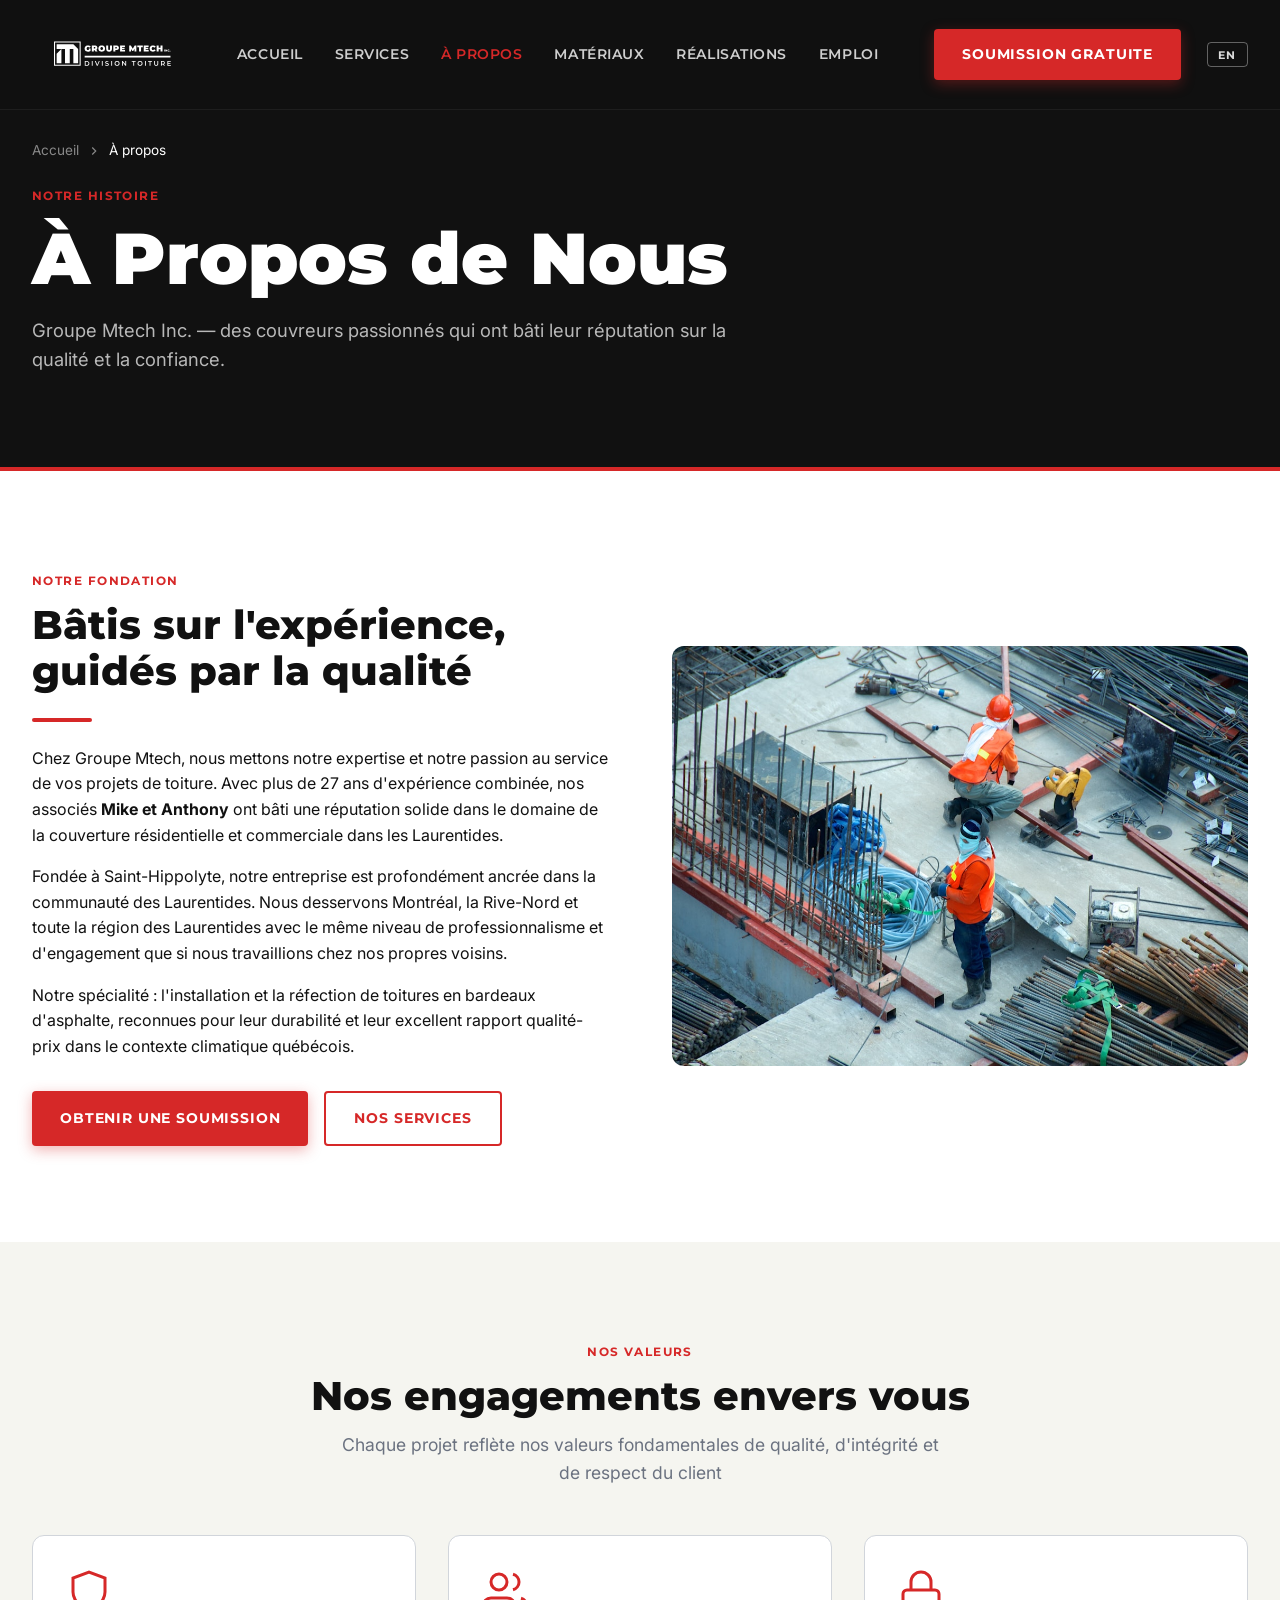
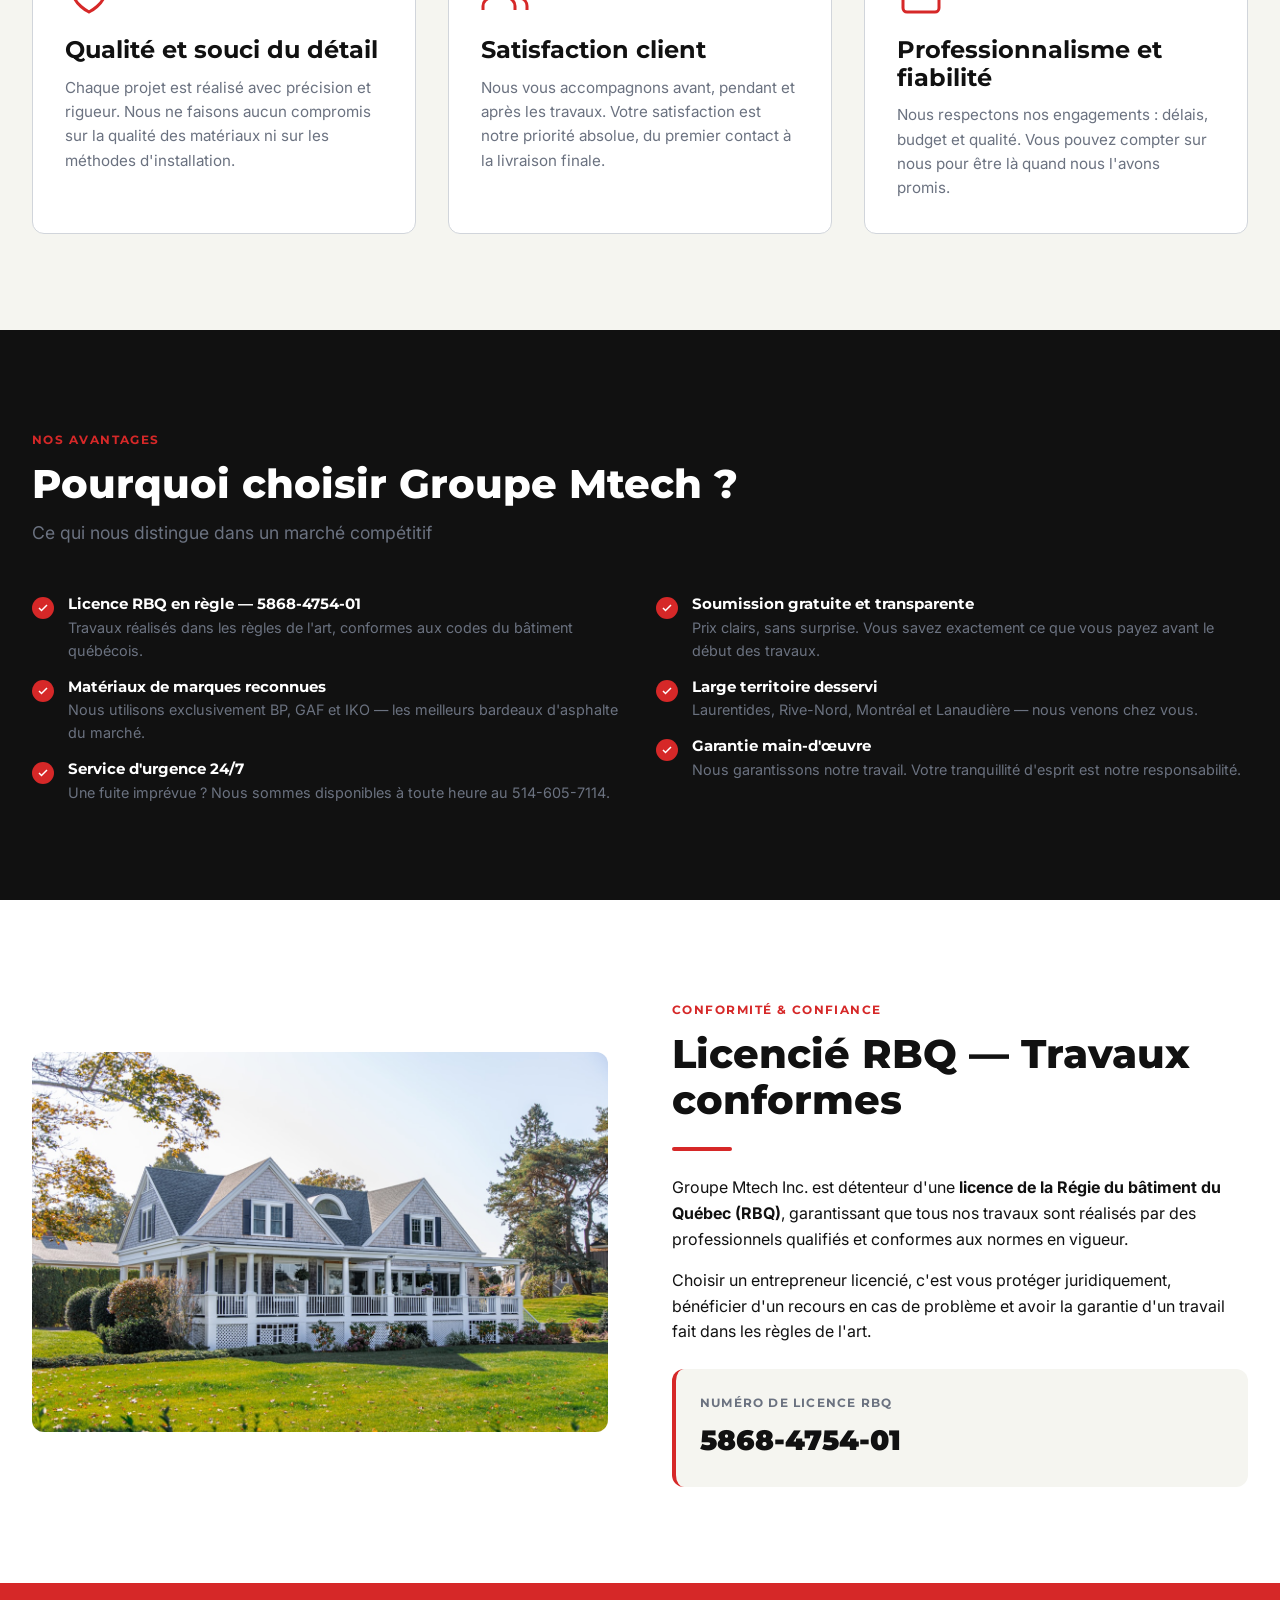
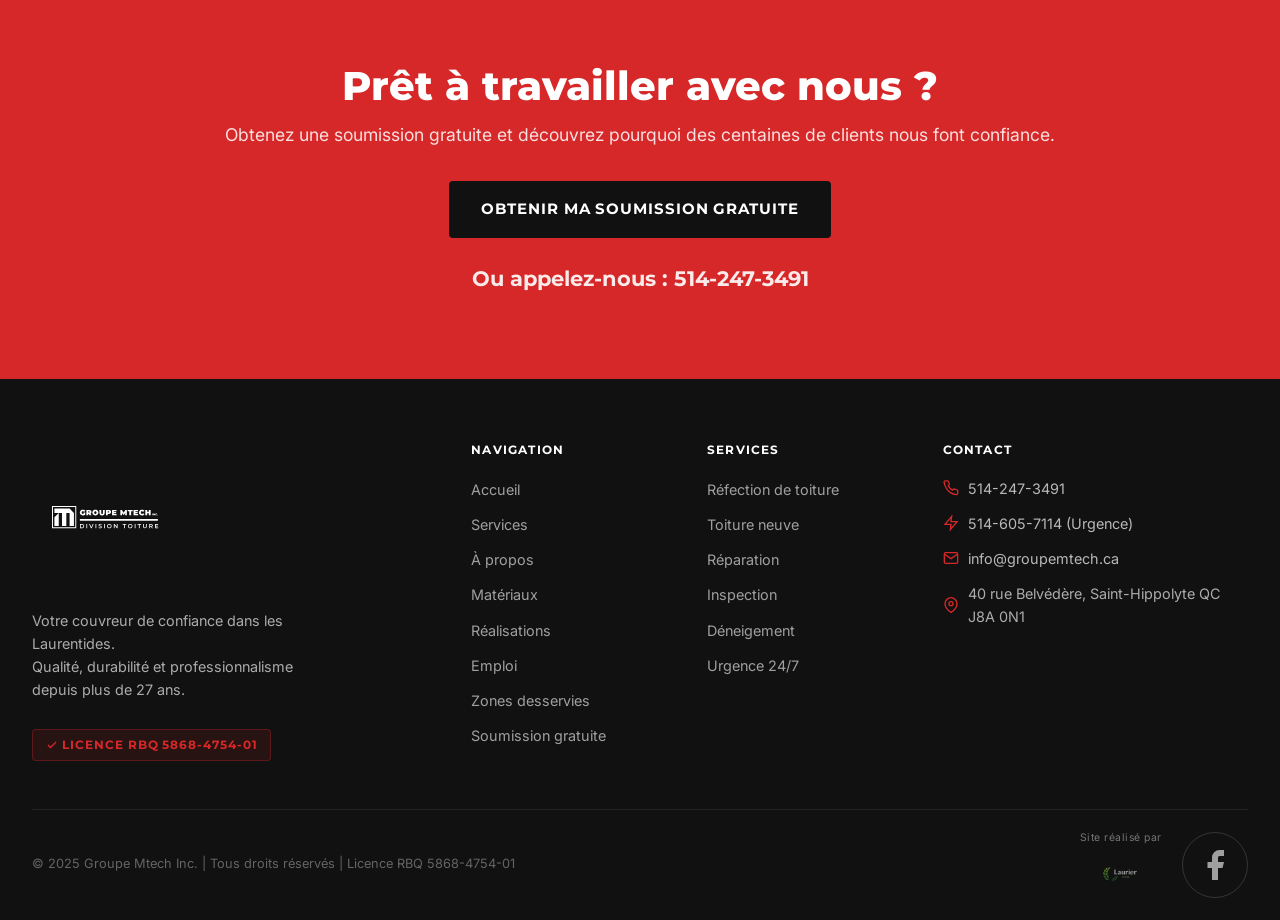
<file: a-propos.html>
<!DOCTYPE html>
<html lang="fr">
<head>
  <meta charset="UTF-8">
  <meta name="viewport" content="width=device-width, initial-scale=1.0">
  <title>À Propos | Couvreurs Experts depuis 27 ans | Groupe Mtech Inc. Laurentides</title>
  <meta name="description" content="Groupe Mtech Inc., fondé par Mike et Anthony, 27 ans d'expérience combinée en toiture résidentielle et commerciale dans les Laurentides et Montréal. Licence RBQ 5868-4754-01.">
  <meta name="keywords" content="couvreur Laurentides, Groupe Mtech, toiture expérience, Mike Anthony couvreur, licence RBQ toiture">
  <meta name="robots" content="index, follow">
  <link rel="icon" type="image/svg+xml" href="Assets/Logo/Icone_Seule.svg">
  <link rel="canonical" href="https://www.groupemtech.ca/a-propos.html">
  <meta property="og:title" content="À Propos de Groupe Mtech Inc. — Couvreurs Experts Laurentides">
  <meta property="og:description" content="27 ans d'expérience combinée en toiture résidentielle et commerciale. Mike et Anthony, couvreurs de confiance dans les Laurentides.">
  <meta property="og:type" content="website">
  <meta property="og:url" content="https://www.groupemtech.ca/a-propos.html">
  <meta property="og:site_name" content="Groupe Mtech Inc.">
  <meta property="og:locale" content="fr_CA">
  <script type="application/ld+json">{"@context":"https://schema.org","@type":"RoofingContractor","name":"Groupe Mtech Inc.","url":"https://www.groupemtech.ca","telephone":"+1-514-247-3491","email":"info@groupemtech.ca","address":{"@type":"PostalAddress","streetAddress":"40 rue Belvédère","addressLocality":"Saint-Hippolyte","addressRegion":"QC","postalCode":"J8A 0N1","addressCountry":"CA"},"openingHours":"Mo-Fr 07:00-18:00","sameAs":["https://www.facebook.com/profile.php?id=61579399678321"],"identifier":{"@type":"PropertyValue","name":"Licence RBQ","value":"5868-4754-01"}}</script>
  <link rel="preconnect" href="https://fonts.googleapis.com">
  <link rel="preconnect" href="https://fonts.gstatic.com" crossorigin>
  <link href="https://fonts.googleapis.com/css2?family=Montserrat:wght@700;800;900&family=Inter:wght@400;500;600&display=swap" rel="stylesheet">
  <link rel="stylesheet" href="css/style.css">
</head>
<body>

<!-- NAVBAR -->
<header id="navbar">
  <div class="container nav-inner">
    <a href="index.html" class="nav-logo">
      <img src="Assets/Logo/Logo_Horizontale_inc.svg" alt="Logo Groupe Mtech Inc. — Couvreur Laurentides">
    </a>
    <nav class="nav-links" aria-label="Navigation principale">
      <a href="index.html"        data-nav data-i18n="nav.home">Accueil</a>
      <a href="services.html"     data-nav data-i18n="nav.services">Services</a>
      <a href="a-propos.html"     data-nav data-i18n="nav.about">À propos</a>
      <a href="materiaux.html"    data-nav data-i18n="nav.materials">Matériaux</a>
      <a href="realisations.html" data-nav data-i18n="nav.realizations">Réalisations</a>
      <a href="emploi.html"       data-nav data-i18n="nav.jobs">Emploi</a>
    </nav>
    <a href="soumission.html" class="btn btn-primary nav-cta" data-i18n="nav.quote">Soumission gratuite</a>
    <button class="lang-toggle" id="lang-toggle" aria-label="Switch language">EN</button>
    <button class="hamburger" data-i18n-aria="nav.open" aria-label="Ouvrir le menu" aria-expanded="false">
      <span></span><span></span><span></span>
    </button>
  </div>
</header>
<nav class="nav-mobile-overlay" aria-label="Menu mobile">
  <a href="index.html"        data-nav data-i18n="nav.home">Accueil</a>
  <a href="services.html"     data-nav data-i18n="nav.services">Services</a>
  <a href="a-propos.html"     data-nav data-i18n="nav.about">À propos</a>
  <a href="materiaux.html"    data-nav data-i18n="nav.materials">Matériaux</a>
  <a href="realisations.html" data-nav data-i18n="nav.realizations">Réalisations</a>
  <a href="emploi.html"       data-nav data-i18n="nav.jobs">Emploi</a>
  <a href="soumission.html" class="btn btn-primary btn-lg" data-i18n="nav.quote">Soumission gratuite</a>
  <button class="lang-toggle-mobile" aria-label="Switch language">EN</button>
</nav>

<main>

<!-- PAGE HERO -->
<section class="page-hero" aria-labelledby="page-title">
  <div class="container">
    <div class="breadcrumb" aria-label="Fil d'Ariane">
      <a href="index.html" data-i18n="common.breadcrumb.home">Accueil</a>
      <svg width="14" height="14" viewBox="0 0 24 24" fill="none" stroke="currentColor" stroke-width="2" aria-hidden="true"><polyline points="9 18 15 12 9 6"/></svg>
      <span data-i18n="about.breadcrumb">À propos</span>
    </div>
    <span class="section-label" data-i18n="about.hero.label">Notre histoire</span>
    <h1 id="page-title" data-i18n="about.hero.title">À Propos de Nous</h1>
    <p data-i18n="about.hero.p">Groupe Mtech Inc. — des couvreurs passionnés qui ont bâti leur réputation sur la qualité et la confiance.</p>
  </div>
</section>

<!-- HISTOIRE -->
<section class="section section--white" aria-labelledby="histoire-title">
  <div class="container">
    <div class="grid-2" style="align-items:center;gap:4rem">
      <div class="animate-in">
        <span class="section-label" data-i18n="about.hist.label">Notre fondation</span>
        <h2 id="histoire-title" data-i18n="about.hist.title">Bâtis sur l'expérience, guidés par la qualité</h2>
        <div class="divider"></div>
        <p data-i18n="about.hist.p1">Chez Groupe Mtech, nous mettons notre expertise et notre passion au service de vos projets de toiture. Avec plus de 27 ans d'expérience combinée, nos associés <strong>Mike et Anthony</strong> ont bâti une réputation solide dans le domaine de la couverture résidentielle et commerciale dans les Laurentides.</p>
        <p data-i18n="about.hist.p2">Fondée à Saint-Hippolyte, notre entreprise est profondément ancrée dans la communauté des Laurentides. Nous desservons Montréal, la Rive-Nord et toute la région des Laurentides avec le même niveau de professionnalisme et d'engagement que si nous travaillions chez nos propres voisins.</p>
        <p data-i18n="about.hist.p3">Notre spécialité : l'installation et la réfection de toitures en bardeaux d'asphalte, reconnues pour leur durabilité et leur excellent rapport qualité-prix dans le contexte climatique québécois.</p>
        <div style="margin-top:2rem;display:flex;gap:1rem;flex-wrap:wrap">
          <a href="soumission.html" class="btn btn-primary" data-i18n="about.hist.cta1">Obtenir une soumission</a>
          <a href="services.html" class="btn btn-outline-red" data-i18n="about.hist.cta2">Nos services</a>
        </div>
      </div>
      <div class="animate-in stagger-2">
        <img src="Assets/photos/roof_work.jpg" alt="Équipe de Groupe Mtech Inc. au travail sur une toiture dans les Laurentides" style="border-radius:var(--radius);width:100%;height:420px;object-fit:cover" loading="lazy">
      </div>
    </div>
  </div>
</section>

<!-- ENGAGEMENTS -->
<section class="section section--gray" aria-labelledby="engage-title">
  <div class="container">
    <div class="section-header center animate-in">
      <span class="section-label" data-i18n="about.engage.label">Nos valeurs</span>
      <h2 id="engage-title" data-i18n="about.engage.title">Nos engagements envers vous</h2>
      <p data-i18n="about.engage.p">Chaque projet reflète nos valeurs fondamentales de qualité, d'intégrité et de respect du client</p>
    </div>
    <div class="grid-3">
      <div class="card animate-in stagger-1">
        <div class="card-icon" aria-hidden="true">
          <svg viewBox="0 0 24 24" fill="none" stroke="currentColor" stroke-width="1.5"><path d="M12 22s8-4 8-10V5l-8-3-8 3v7c0 6 8 10 8 10z"/></svg>
        </div>
        <h3 data-i18n="about.engage.c1.title">Qualité et souci du détail</h3>
        <p data-i18n="about.engage.c1.desc">Chaque projet est réalisé avec précision et rigueur. Nous ne faisons aucun compromis sur la qualité des matériaux ni sur les méthodes d'installation.</p>
      </div>
      <div class="card animate-in stagger-2">
        <div class="card-icon" aria-hidden="true">
          <svg viewBox="0 0 24 24" fill="none" stroke="currentColor" stroke-width="1.5"><path d="M17 21v-2a4 4 0 0 0-4-4H5a4 4 0 0 0-4 4v2"/><circle cx="9" cy="7" r="4"/><path d="M23 21v-2a4 4 0 0 0-3-3.87"/><path d="M16 3.13a4 4 0 0 1 0 7.75"/></svg>
        </div>
        <h3 data-i18n="about.engage.c2.title">Satisfaction client</h3>
        <p data-i18n="about.engage.c2.desc">Nous vous accompagnons avant, pendant et après les travaux. Votre satisfaction est notre priorité absolue, du premier contact à la livraison finale.</p>
      </div>
      <div class="card animate-in stagger-3">
        <div class="card-icon" aria-hidden="true">
          <svg viewBox="0 0 24 24" fill="none" stroke="currentColor" stroke-width="1.5"><rect x="3" y="11" width="18" height="11" rx="2" ry="2"/><path d="M7 11V7a5 5 0 0 1 10 0v4"/></svg>
        </div>
        <h3 data-i18n="about.engage.c3.title">Professionnalisme et fiabilité</h3>
        <p data-i18n="about.engage.c3.desc">Nous respectons nos engagements : délais, budget et qualité. Vous pouvez compter sur nous pour être là quand nous l'avons promis.</p>
      </div>
    </div>
  </div>
</section>

<!-- POURQUOI NOUS CHOISIR -->
<section class="section section--dark" aria-labelledby="pourquoi-title">
  <div class="container">
    <div class="section-header animate-in">
      <span class="section-label">Nos avantages</span>
      <h2 id="pourquoi-title" class="text-white">Pourquoi choisir Groupe Mtech ?</h2>
      <p class="text-gray">Ce qui nous distingue dans un marché compétitif</p>
    </div>
    <div class="grid-2" style="gap:2rem">
      <div class="check-list animate-in">
        <div class="check-item">
          <div class="check-icon"><svg viewBox="0 0 24 24" fill="none" stroke="currentColor" stroke-width="3" aria-hidden="true"><polyline points="20 6 9 17 4 12"/></svg></div>
          <div class="check-item-text">
            <h4 class="text-white">Licence RBQ en règle — 5868-4754-01</h4>
            <p>Travaux réalisés dans les règles de l'art, conformes aux codes du bâtiment québécois.</p>
          </div>
        </div>
        <div class="check-item">
          <div class="check-icon"><svg viewBox="0 0 24 24" fill="none" stroke="currentColor" stroke-width="3" aria-hidden="true"><polyline points="20 6 9 17 4 12"/></svg></div>
          <div class="check-item-text">
            <h4 class="text-white">Matériaux de marques reconnues</h4>
            <p>Nous utilisons exclusivement BP, GAF et IKO — les meilleurs bardeaux d'asphalte du marché.</p>
          </div>
        </div>
        <div class="check-item">
          <div class="check-icon"><svg viewBox="0 0 24 24" fill="none" stroke="currentColor" stroke-width="3" aria-hidden="true"><polyline points="20 6 9 17 4 12"/></svg></div>
          <div class="check-item-text">
            <h4 class="text-white">Service d'urgence 24/7</h4>
            <p>Une fuite imprévue ? Nous sommes disponibles à toute heure au 514-605-7114.</p>
          </div>
        </div>
      </div>
      <div class="check-list animate-in stagger-2">
        <div class="check-item">
          <div class="check-icon"><svg viewBox="0 0 24 24" fill="none" stroke="currentColor" stroke-width="3" aria-hidden="true"><polyline points="20 6 9 17 4 12"/></svg></div>
          <div class="check-item-text">
            <h4 class="text-white">Soumission gratuite et transparente</h4>
            <p>Prix clairs, sans surprise. Vous savez exactement ce que vous payez avant le début des travaux.</p>
          </div>
        </div>
        <div class="check-item">
          <div class="check-icon"><svg viewBox="0 0 24 24" fill="none" stroke="currentColor" stroke-width="3" aria-hidden="true"><polyline points="20 6 9 17 4 12"/></svg></div>
          <div class="check-item-text">
            <h4 class="text-white">Large territoire desservi</h4>
            <p>Laurentides, Rive-Nord, Montréal et Lanaudière — nous venons chez vous.</p>
          </div>
        </div>
        <div class="check-item">
          <div class="check-icon"><svg viewBox="0 0 24 24" fill="none" stroke="currentColor" stroke-width="3" aria-hidden="true"><polyline points="20 6 9 17 4 12"/></svg></div>
          <div class="check-item-text">
            <h4 class="text-white">Garantie main-d'œuvre</h4>
            <p>Nous garantissons notre travail. Votre tranquillité d'esprit est notre responsabilité.</p>
          </div>
        </div>
      </div>
    </div>
  </div>
</section>

<!-- LICENCE RBQ / CRÉDIBILITÉ -->
<section class="section section--white" aria-labelledby="rbq-title">
  <div class="container">
    <div class="grid-2" style="align-items:center;gap:4rem">
      <div class="animate-in">
        <img src="Assets/photos/house1.jpg" alt="Maison avec toiture rénovée par Groupe Mtech dans les Laurentides" style="border-radius:var(--radius);width:100%;height:380px;object-fit:cover" loading="lazy">
      </div>
      <div class="animate-in stagger-2">
        <span class="section-label">Conformité &amp; confiance</span>
        <h2 id="rbq-title">Licencié RBQ — Travaux conformes</h2>
        <div class="divider"></div>
        <p>Groupe Mtech Inc. est détenteur d'une <strong>licence de la Régie du bâtiment du Québec (RBQ)</strong>, garantissant que tous nos travaux sont réalisés par des professionnels qualifiés et conformes aux normes en vigueur.</p>
        <p>Choisir un entrepreneur licencié, c'est vous protéger juridiquement, bénéficier d'un recours en cas de problème et avoir la garantie d'un travail fait dans les règles de l'art.</p>
        <div style="margin-top:1.5rem;padding:1.5rem;background:var(--offwhite);border-radius:var(--radius);border-left:4px solid var(--red)">
          <div style="font-family:'Montserrat',sans-serif;font-weight:700;font-size:0.75rem;letter-spacing:.1em;text-transform:uppercase;color:var(--midgray);margin-bottom:.4rem">Numéro de licence RBQ</div>
          <div style="font-family:'Montserrat',sans-serif;font-weight:900;font-size:1.75rem;color:var(--black)">5868-4754-01</div>
        </div>
      </div>
    </div>
  </div>
</section>

<!-- CTA -->
<section class="cta-section" aria-label="Appel à l'action">
  <div class="container text-center animate-in">
    <h2 data-i18n="about.cta.title">Prêt à travailler avec nous ?</h2>
    <p data-i18n="about.cta.p">Obtenez une soumission gratuite et découvrez pourquoi des centaines de clients nous font confiance.</p>
    <a href="soumission.html" class="btn btn-dark btn-lg" data-i18n="about.cta.btn">Obtenir ma soumission gratuite</a>
    <div class="cta-phone"><span data-i18n="about.cta.phone">Ou appelez-nous :</span> <a href="tel:+15142473491">514-247-3491</a></div>
  </div>
</section>

</main>

<!-- FOOTER -->
<footer id="footer" aria-label="Pied de page">
  <div class="container">
    <div class="footer-grid">
      <div class="footer-brand">
        <img src="Assets/Logo/Logo_Horizontale_inc.svg" alt="Logo Groupe Mtech Inc.">
        <p data-i18n="footer.brand">Votre couvreur de confiance dans les Laurentides.<br>Qualité, durabilité et professionnalisme depuis plus de 27 ans.</p>
        <div class="footer-rbq">
          <svg width="12" height="12" viewBox="0 0 24 24" fill="none" stroke="currentColor" stroke-width="2.5" aria-hidden="true"><polyline points="20 6 9 17 4 12"/></svg>
          Licence RBQ 5868-4754-01
        </div>
      </div>
      <div class="footer-col">
        <h4 data-i18n="footer.nav">Navigation</h4>
        <ul>
          <li><a href="index.html"        data-i18n="footer.nav.home">Accueil</a></li>
          <li><a href="services.html"     data-i18n="footer.nav.services">Services</a></li>
          <li><a href="a-propos.html"     data-i18n="footer.nav.about">À propos</a></li>
          <li><a href="materiaux.html"    data-i18n="footer.nav.materials">Matériaux</a></li>
          <li><a href="realisations.html" data-i18n="footer.nav.realizations">Réalisations</a></li>
          <li><a href="emploi.html"       data-i18n="footer.nav.jobs">Emploi</a></li>
          <li><a href="zones.html"        data-i18n="footer.nav.zones">Zones desservies</a></li>
          <li><a href="soumission.html"   data-i18n="footer.nav.quote">Soumission gratuite</a></li>
        </ul>
      </div>
      <div class="footer-col">
        <h4 data-i18n="footer.services">Services</h4>
        <ul>
          <li><a href="services.html#refection"   data-i18n="footer.svc.refection">Réfection de toiture</a></li>
          <li><a href="services.html#neuve"       data-i18n="footer.svc.neuve">Toiture neuve</a></li>
          <li><a href="services.html#reparation"  data-i18n="footer.svc.reparation">Réparation</a></li>
          <li><a href="services.html#inspection"  data-i18n="footer.svc.inspection">Inspection</a></li>
          <li><a href="services.html#deneigement" data-i18n="footer.svc.deneigement">Déneigement</a></li>
          <li><a href="services.html#urgence"     data-i18n="footer.svc.urgence">Urgence 24/7</a></li>
        </ul>
      </div>
      <div class="footer-col">
        <h4 data-i18n="footer.contact">Contact</h4>
        <div class="footer-contact-item">
          <svg viewBox="0 0 24 24" fill="none" stroke="currentColor" stroke-width="2" aria-hidden="true"><path d="M22 16.92v3a2 2 0 0 1-2.18 2 19.79 19.79 0 0 1-8.63-3.07A19.5 19.5 0 0 1 4.69 12 19.79 19.79 0 0 1 1.61 3.41 2 2 0 0 1 3.6 1.24h3a2 2 0 0 1 2 1.72c.127.96.361 1.903.7 2.81a2 2 0 0 1-.45 2.11L7.91 8.81a16 16 0 0 0 6.29 6.29l.95-.95a2 2 0 0 1 2.11-.45c.907.339 1.85.573 2.81.7A2 2 0 0 1 22 16.92z"/></svg>
          <a href="tel:+15142473491">514-247-3491</a>
        </div>
        <div class="footer-contact-item">
          <svg viewBox="0 0 24 24" fill="none" stroke="currentColor" stroke-width="2" aria-hidden="true"><polygon points="13 2 3 14 12 14 11 22 21 10 12 10 13 2"/></svg>
          <a href="tel:+15146057114" data-i18n="footer.emergency">514-605-7114 (Urgence)</a>
        </div>
        <div class="footer-contact-item">
          <svg viewBox="0 0 24 24" fill="none" stroke="currentColor" stroke-width="2" aria-hidden="true"><path d="M4 4h16c1.1 0 2 .9 2 2v12c0 1.1-.9 2-2 2H4c-1.1 0-2-.9-2-2V6c0-1.1.9-2 2-2z"/><polyline points="22,6 12,13 2,6"/></svg>
          <a href="mailto:info@groupemtech.ca">info@groupemtech.ca</a>
        </div>
        <div class="footer-contact-item">
          <svg viewBox="0 0 24 24" fill="none" stroke="currentColor" stroke-width="2" aria-hidden="true"><path d="M21 10c0 7-9 13-9 13s-9-6-9-13a9 9 0 0 1 18 0z"/><circle cx="12" cy="10" r="3"/></svg>
          <span>40 rue Belvédère, Saint-Hippolyte QC J8A 0N1</span>
        </div>
      </div>
    </div>
    <div class="footer-bottom">
      <p data-i18n="footer.copyright">© 2025 Groupe Mtech Inc. | Tous droits réservés | Licence RBQ 5868-4754-01</p>
      <div style="display:flex;align-items:center;gap:1.25rem">
        <a href="https://www.laurierweb.ca" target="_blank" rel="noopener" aria-label="Site réalisé par LaurierWeb" style="display:flex;flex-direction:column;align-items:center;gap:0.2rem;opacity:0.7;transition:opacity 0.3s" onmouseover="this.style.opacity='1'" onmouseout="this.style.opacity='0.7'">
          <span style="color:rgba(255,255,255,0.6);font-size:0.65rem;letter-spacing:0.05em;white-space:nowrap" data-i18n="footer.madeby">Site réalisé par</span>
          <img src="Assets/Logo/logolaurier.png" alt="LaurierWeb — Création de sites web" style="height:50px;width:auto">
        </a>
        <div class="footer-social">
          <a href="https://www.facebook.com/profile.php?id=61579399678321" target="_blank" rel="noopener" aria-label="Page Facebook Groupe Mtech Inc.">
            <svg viewBox="0 0 24 24" fill="currentColor" aria-hidden="true"><path d="M18 2h-3a5 5 0 0 0-5 5v3H7v4h3v8h4v-8h3l1-4h-4V7a1 1 0 0 1 1-1h3z"/></svg>
          </a>
        </div>
      </div>
    </div>
  </div>
</footer>

<a href="tel:+15146057114" class="urgency-float" aria-label="Urgence toiture 514-605-7114">
  <svg viewBox="0 0 24 24" fill="none" stroke="currentColor" stroke-width="2" aria-hidden="true"><polygon points="13 2 3 14 12 14 11 22 21 10 12 10 13 2"/></svg>
  <span data-i18n="common.emergency">Urgence 24/7</span>
</a>

<script src="js/main.js"></script>
<script src="js/i18n.js"></script>
</body>
</html>
</file>
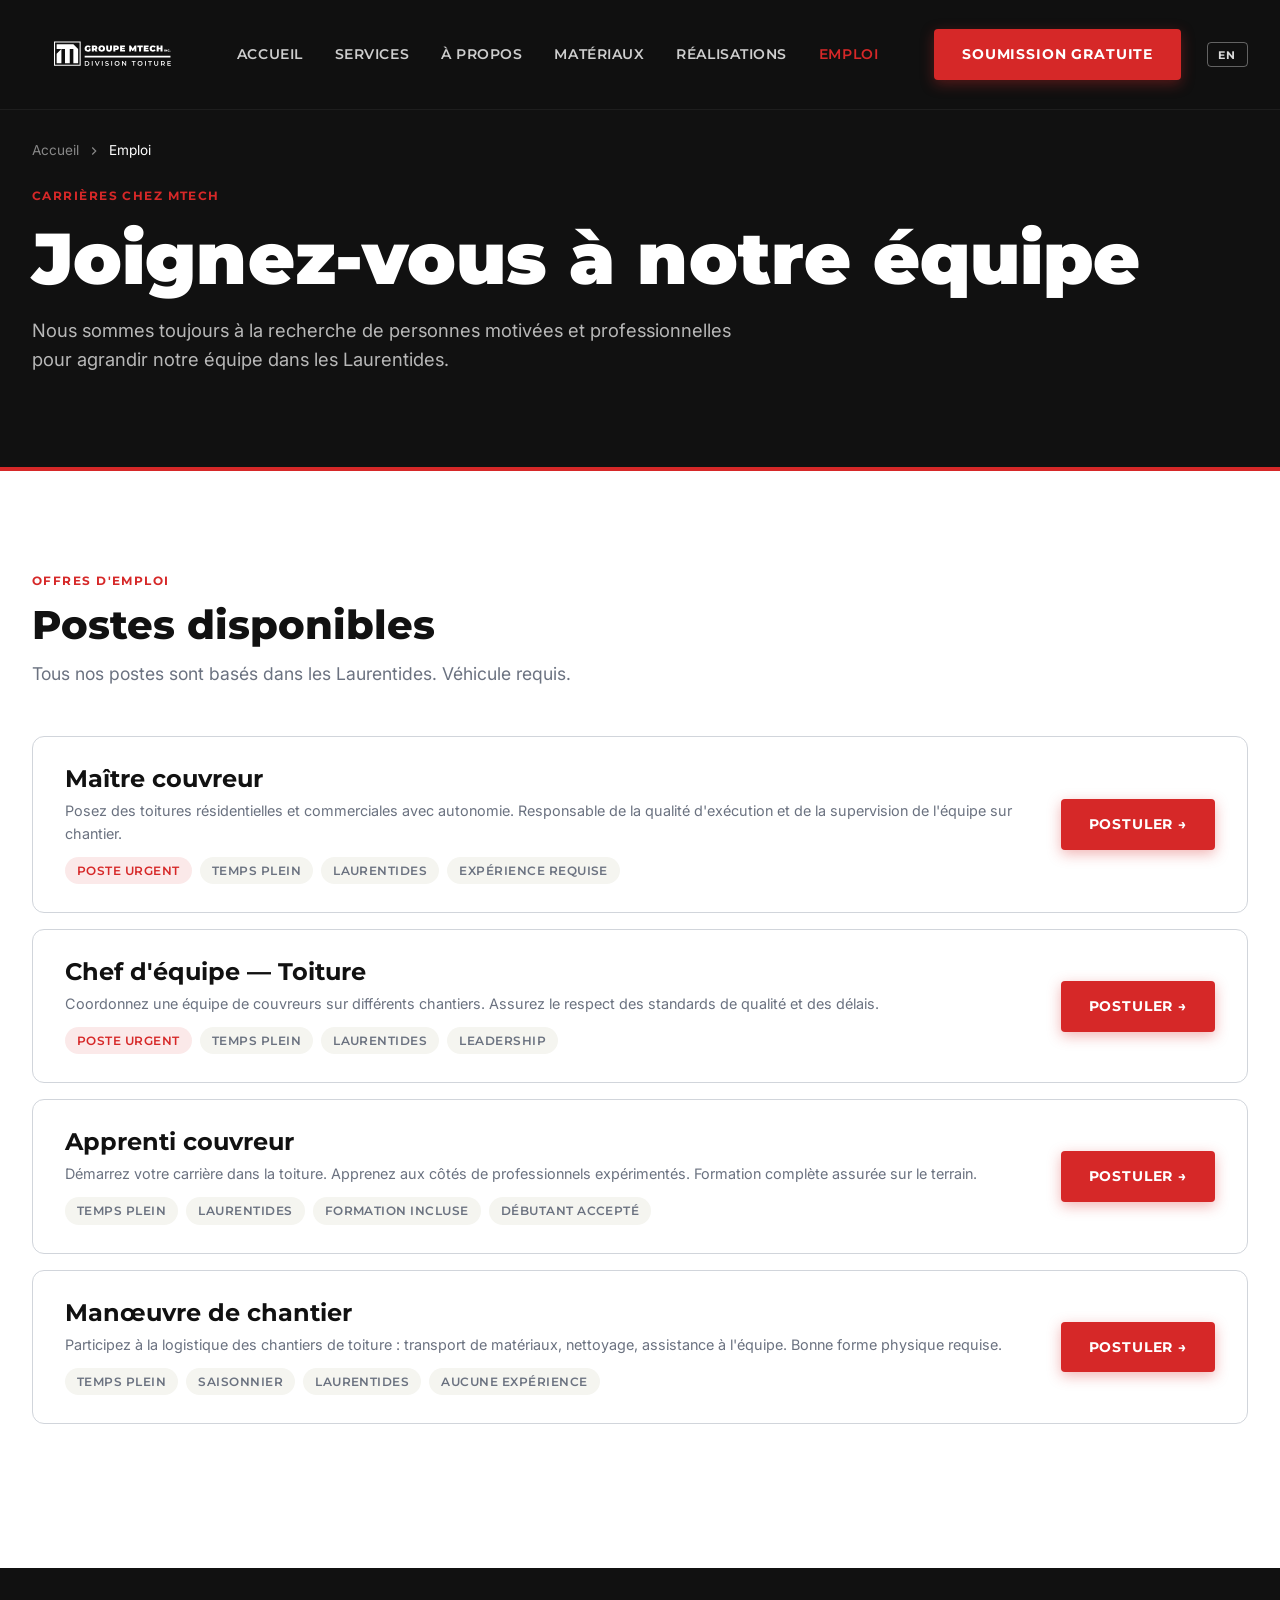
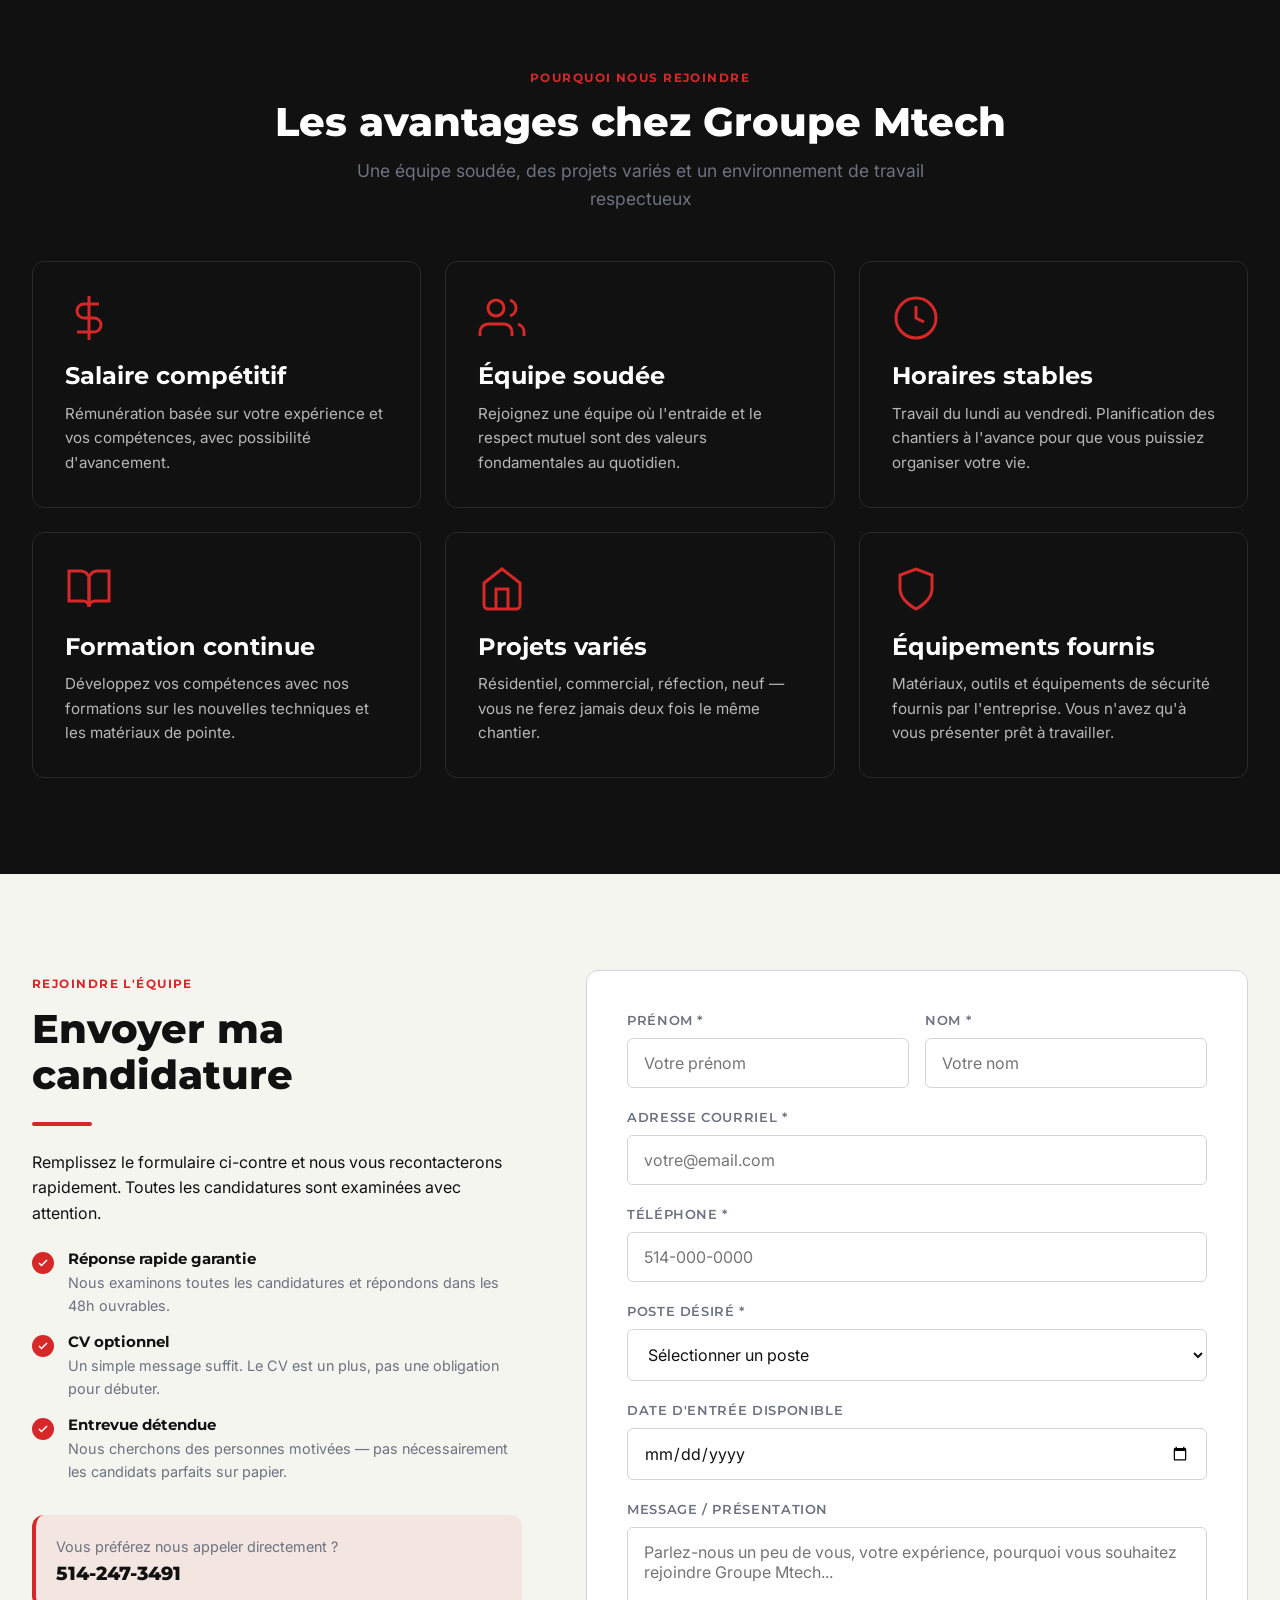
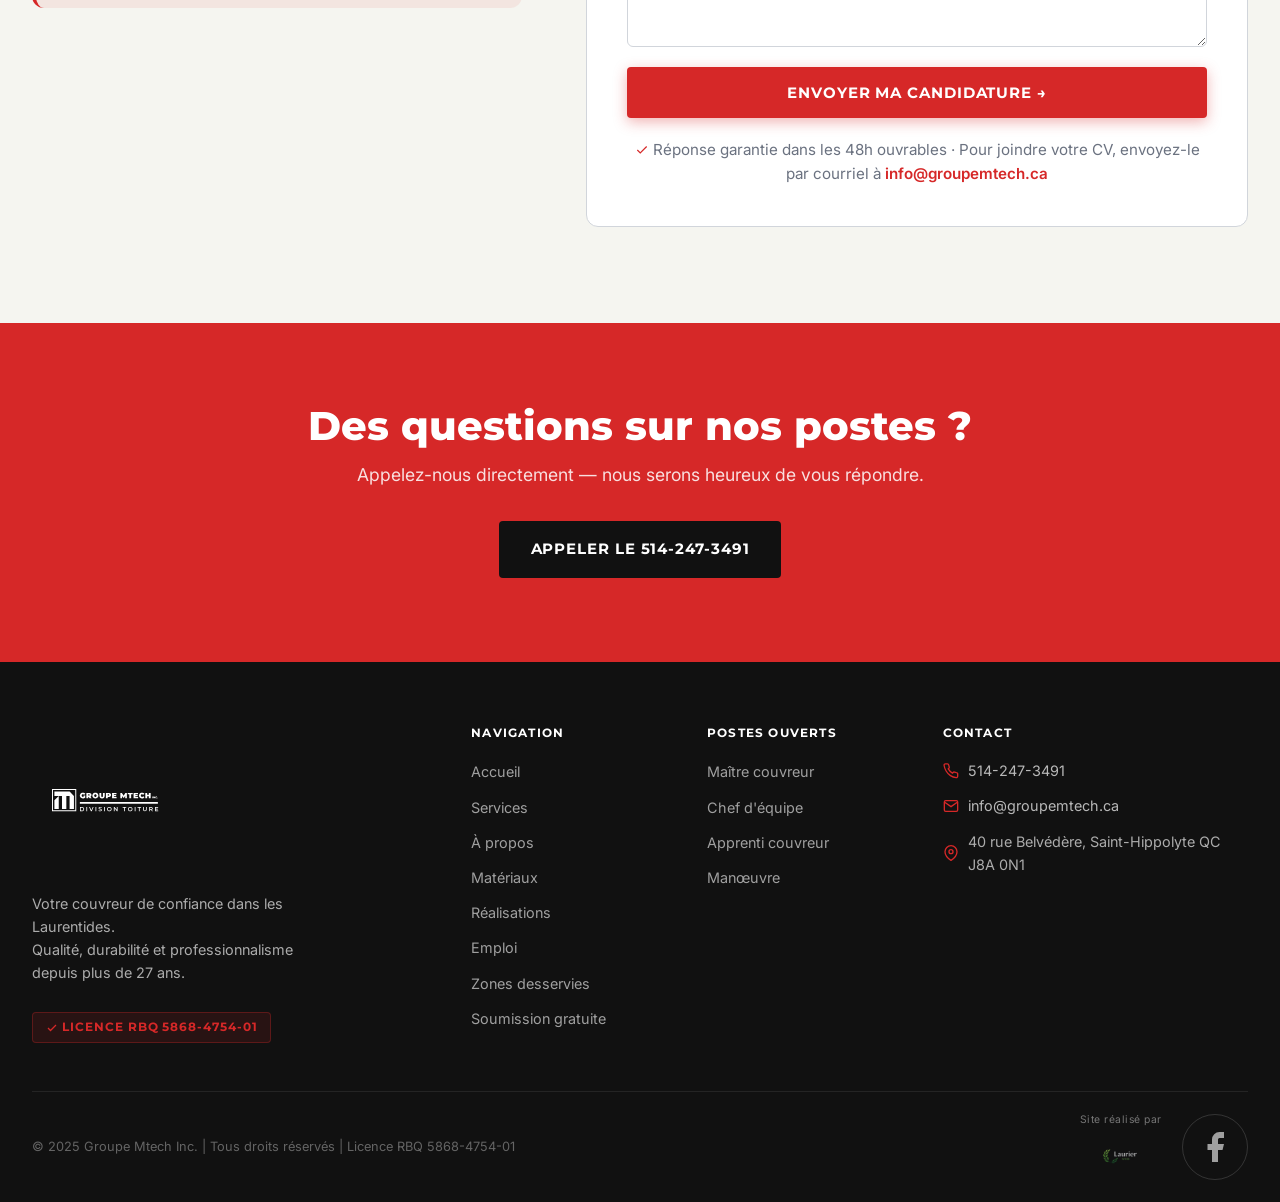
<file: emploi.html>
<!DOCTYPE html>
<html lang="fr">
<head>
  <meta charset="UTF-8">
  <meta name="viewport" content="width=device-width, initial-scale=1.0">
  <title>Emploi — Couvreur Laurentides | Rejoignez Groupe Mtech Inc.</title>
  <meta name="description" content="Groupe Mtech recrute : maître couvreur, chef d'équipe, apprenti couvreur et manœuvre dans les Laurentides. Rejoignez une équipe dynamique. Postulez maintenant.">
  <meta name="keywords" content="emploi couvreur Laurentides, job toiture Saint-Jérôme, maître couvreur emploi, apprenti couvreur Québec, offre emploi construction Laurentides">
  <meta name="robots" content="index, follow">
  <link rel="icon" type="image/svg+xml" href="Assets/Logo/Icone_Seule.svg">
  <link rel="canonical" href="https://www.groupemtech.ca/emploi.html">
  <meta property="og:title" content="Emploi Couvreur Laurentides | Groupe Mtech Inc. Recrute">
  <meta property="og:description" content="Maître couvreur, chef d'équipe, apprenti, manœuvre — Groupe Mtech cherche des gens motivés dans les Laurentides.">
  <meta property="og:type" content="website">
  <meta property="og:url" content="https://www.groupemtech.ca/emploi.html">
  <meta property="og:site_name" content="Groupe Mtech Inc.">
  <meta property="og:locale" content="fr_CA">
  <script type="application/ld+json">{"@context":"https://schema.org","@type":"RoofingContractor","name":"Groupe Mtech Inc.","url":"https://www.groupemtech.ca","telephone":"+1-514-247-3491","email":"info@groupemtech.ca","address":{"@type":"PostalAddress","streetAddress":"40 rue Belvédère","addressLocality":"Saint-Hippolyte","addressRegion":"QC","postalCode":"J8A 0N1","addressCountry":"CA"},"openingHours":"Mo-Fr 07:00-18:00","sameAs":["https://www.facebook.com/profile.php?id=61579399678321"],"identifier":{"@type":"PropertyValue","name":"Licence RBQ","value":"5868-4754-01"}}</script>
  <link rel="preconnect" href="https://fonts.googleapis.com">
  <link rel="preconnect" href="https://fonts.gstatic.com" crossorigin>
  <link href="https://fonts.googleapis.com/css2?family=Montserrat:wght@700;800;900&family=Inter:wght@400;500;600&display=swap" rel="stylesheet">
  <link rel="stylesheet" href="css/style.css">
</head>
<body>

<!-- NAVBAR -->
<header id="navbar">
  <div class="container nav-inner">
    <a href="index.html" class="nav-logo">
      <img src="Assets/Logo/Logo_Horizontale_inc.svg" alt="Logo Groupe Mtech Inc. — Couvreur Laurentides">
    </a>
    <nav class="nav-links" aria-label="Navigation principale">
      <a href="index.html"        data-nav data-i18n="nav.home">Accueil</a>
      <a href="services.html"     data-nav data-i18n="nav.services">Services</a>
      <a href="a-propos.html"     data-nav data-i18n="nav.about">À propos</a>
      <a href="materiaux.html"    data-nav data-i18n="nav.materials">Matériaux</a>
      <a href="realisations.html" data-nav data-i18n="nav.realizations">Réalisations</a>
      <a href="emploi.html"       data-nav data-i18n="nav.jobs">Emploi</a>
    </nav>
    <a href="soumission.html" class="btn btn-primary nav-cta" data-i18n="nav.quote">Soumission gratuite</a>
    <button class="lang-toggle" id="lang-toggle" aria-label="Switch language">EN</button>
    <button class="hamburger" data-i18n-aria="nav.open" aria-label="Ouvrir le menu" aria-expanded="false">
      <span></span><span></span><span></span>
    </button>
  </div>
</header>
<nav class="nav-mobile-overlay" aria-label="Menu mobile">
  <a href="index.html"        data-nav data-i18n="nav.home">Accueil</a>
  <a href="services.html"     data-nav data-i18n="nav.services">Services</a>
  <a href="a-propos.html"     data-nav data-i18n="nav.about">À propos</a>
  <a href="materiaux.html"    data-nav data-i18n="nav.materials">Matériaux</a>
  <a href="realisations.html" data-nav data-i18n="nav.realizations">Réalisations</a>
  <a href="emploi.html"       data-nav data-i18n="nav.jobs">Emploi</a>
  <a href="soumission.html" class="btn btn-primary btn-lg" data-i18n="nav.quote">Soumission gratuite</a>
  <button class="lang-toggle-mobile" aria-label="Switch language">EN</button>
</nav>

<main>

<!-- PAGE HERO -->
<section class="page-hero" aria-labelledby="page-title">
  <div class="container">
    <div class="breadcrumb" aria-label="Fil d'Ariane">
      <a href="index.html" data-i18n="common.breadcrumb.home">Accueil</a>
      <svg width="14" height="14" viewBox="0 0 24 24" fill="none" stroke="currentColor" stroke-width="2" aria-hidden="true"><polyline points="9 18 15 12 9 6"/></svg>
      <span data-i18n="jobs.breadcrumb">Emploi</span>
    </div>
    <span class="section-label" data-i18n="jobs.hero.label">Carrières chez Mtech</span>
    <h1 id="page-title" data-i18n="jobs.hero.title">Joignez-vous à notre équipe</h1>
    <p data-i18n="jobs.hero.p">Nous sommes toujours à la recherche de personnes motivées et professionnelles pour agrandir notre équipe dans les Laurentides.</p>
  </div>
</section>

<!-- POSTES DISPONIBLES -->
<section class="section section--white" aria-labelledby="postes-title">
  <div class="container">
    <div class="section-header animate-in">
      <span class="section-label">Offres d'emploi</span>
      <h2 id="postes-title">Postes disponibles</h2>
      <p>Tous nos postes sont basés dans les Laurentides. Véhicule requis.</p>
    </div>

    <div style="display:flex;flex-direction:column;gap:1rem;margin-bottom:3rem">

      <!-- Maître couvreur -->
      <div class="job-card animate-in stagger-1">
        <div class="job-info">
          <h3>Maître couvreur</h3>
          <p style="color:var(--midgray);font-size:.9rem;margin:.25rem 0 0">Posez des toitures résidentielles et commerciales avec autonomie. Responsable de la qualité d'exécution et de la supervision de l'équipe sur chantier.</p>
          <div class="job-tags">
            <span class="tag urgent">Poste urgent</span>
            <span class="tag">Temps plein</span>
            <span class="tag">Laurentides</span>
            <span class="tag">Expérience requise</span>
          </div>
        </div>
        <a href="#candidature" class="btn btn-primary" style="white-space:nowrap">Postuler →</a>
      </div>

      <!-- Chef d'équipe -->
      <div class="job-card animate-in stagger-2">
        <div class="job-info">
          <h3>Chef d'équipe — Toiture</h3>
          <p style="color:var(--midgray);font-size:.9rem;margin:.25rem 0 0">Coordonnez une équipe de couvreurs sur différents chantiers. Assurez le respect des standards de qualité et des délais.</p>
          <div class="job-tags">
            <span class="tag urgent">Poste urgent</span>
            <span class="tag">Temps plein</span>
            <span class="tag">Laurentides</span>
            <span class="tag">Leadership</span>
          </div>
        </div>
        <a href="#candidature" class="btn btn-primary" style="white-space:nowrap">Postuler →</a>
      </div>

      <!-- Apprenti -->
      <div class="job-card animate-in stagger-3">
        <div class="job-info">
          <h3>Apprenti couvreur</h3>
          <p style="color:var(--midgray);font-size:.9rem;margin:.25rem 0 0">Démarrez votre carrière dans la toiture. Apprenez aux côtés de professionnels expérimentés. Formation complète assurée sur le terrain.</p>
          <div class="job-tags">
            <span class="tag">Temps plein</span>
            <span class="tag">Laurentides</span>
            <span class="tag">Formation incluse</span>
            <span class="tag">Débutant accepté</span>
          </div>
        </div>
        <a href="#candidature" class="btn btn-primary" style="white-space:nowrap">Postuler →</a>
      </div>

      <!-- Manœuvre -->
      <div class="job-card animate-in stagger-4">
        <div class="job-info">
          <h3>Manœuvre de chantier</h3>
          <p style="color:var(--midgray);font-size:.9rem;margin:.25rem 0 0">Participez à la logistique des chantiers de toiture : transport de matériaux, nettoyage, assistance à l'équipe. Bonne forme physique requise.</p>
          <div class="job-tags">
            <span class="tag">Temps plein</span>
            <span class="tag">Saisonnier</span>
            <span class="tag">Laurentides</span>
            <span class="tag">Aucune expérience</span>
          </div>
        </div>
        <a href="#candidature" class="btn btn-primary" style="white-space:nowrap">Postuler →</a>
      </div>
    </div>
  </div>
</section>

<!-- AVANTAGES -->
<section class="section section--dark" aria-labelledby="avantages-title">
  <div class="container">
    <div class="section-header center animate-in">
      <span class="section-label">Pourquoi nous rejoindre</span>
      <h2 id="avantages-title" class="text-white">Les avantages chez Groupe Mtech</h2>
      <p class="text-gray">Une équipe soudée, des projets variés et un environnement de travail respectueux</p>
    </div>
    <div class="grid-3" style="gap:1.5rem">
      <div class="card card--dark animate-in stagger-1">
        <div class="card-icon" aria-hidden="true">
          <svg viewBox="0 0 24 24" fill="none" stroke="currentColor" stroke-width="1.5"><line x1="12" y1="1" x2="12" y2="23"/><path d="M17 5H9.5a3.5 3.5 0 0 0 0 7h5a3.5 3.5 0 0 1 0 7H6"/></svg>
        </div>
        <h3>Salaire compétitif</h3>
        <p>Rémunération basée sur votre expérience et vos compétences, avec possibilité d'avancement.</p>
      </div>
      <div class="card card--dark animate-in stagger-2">
        <div class="card-icon" aria-hidden="true">
          <svg viewBox="0 0 24 24" fill="none" stroke="currentColor" stroke-width="1.5"><path d="M17 21v-2a4 4 0 0 0-4-4H5a4 4 0 0 0-4 4v2"/><circle cx="9" cy="7" r="4"/><path d="M23 21v-2a4 4 0 0 0-3-3.87"/><path d="M16 3.13a4 4 0 0 1 0 7.75"/></svg>
        </div>
        <h3>Équipe soudée</h3>
        <p>Rejoignez une équipe où l'entraide et le respect mutuel sont des valeurs fondamentales au quotidien.</p>
      </div>
      <div class="card card--dark animate-in stagger-3">
        <div class="card-icon" aria-hidden="true">
          <svg viewBox="0 0 24 24" fill="none" stroke="currentColor" stroke-width="1.5"><circle cx="12" cy="12" r="10"/><polyline points="12 6 12 12 16 14"/></svg>
        </div>
        <h3>Horaires stables</h3>
        <p>Travail du lundi au vendredi. Planification des chantiers à l'avance pour que vous puissiez organiser votre vie.</p>
      </div>
      <div class="card card--dark animate-in stagger-4">
        <div class="card-icon" aria-hidden="true">
          <svg viewBox="0 0 24 24" fill="none" stroke="currentColor" stroke-width="1.5"><path d="M2 3h6a4 4 0 0 1 4 4v14a3 3 0 0 0-3-3H2z"/><path d="M22 3h-6a4 4 0 0 0-4 4v14a3 3 0 0 1 3-3h7z"/></svg>
        </div>
        <h3>Formation continue</h3>
        <p>Développez vos compétences avec nos formations sur les nouvelles techniques et les matériaux de pointe.</p>
      </div>
      <div class="card card--dark animate-in stagger-5">
        <div class="card-icon" aria-hidden="true">
          <svg viewBox="0 0 24 24" fill="none" stroke="currentColor" stroke-width="1.5"><path d="M3 9l9-7 9 7v11a2 2 0 0 1-2 2H5a2 2 0 0 1-2-2z"/><polyline points="9 22 9 12 15 12 15 22"/></svg>
        </div>
        <h3>Projets variés</h3>
        <p>Résidentiel, commercial, réfection, neuf — vous ne ferez jamais deux fois le même chantier.</p>
      </div>
      <div class="card card--dark animate-in stagger-6">
        <div class="card-icon" aria-hidden="true">
          <svg viewBox="0 0 24 24" fill="none" stroke="currentColor" stroke-width="1.5"><path d="M12 22s8-4 8-10V5l-8-3-8 3v7c0 6 8 10 8 10z"/></svg>
        </div>
        <h3>Équipements fournis</h3>
        <p>Matériaux, outils et équipements de sécurité fournis par l'entreprise. Vous n'avez qu'à vous présenter prêt à travailler.</p>
      </div>
    </div>
  </div>
</section>

<!-- FORMULAIRE DE CANDIDATURE -->
<section class="section section--gray" id="candidature" aria-labelledby="form-title">
  <div class="container">
    <div class="grid-2" style="align-items:start;gap:4rem">
      <div class="animate-in">
        <span class="section-label">Rejoindre l'équipe</span>
        <h2 id="form-title">Envoyer ma candidature</h2>
        <div class="divider"></div>
        <p style="margin-bottom:1.5rem">Remplissez le formulaire ci-contre et nous vous recontacterons rapidement. Toutes les candidatures sont examinées avec attention.</p>
        <div class="check-list">
          <div class="check-item">
            <div class="check-icon"><svg viewBox="0 0 24 24" fill="none" stroke="currentColor" stroke-width="3" aria-hidden="true"><polyline points="20 6 9 17 4 12"/></svg></div>
            <div class="check-item-text">
              <h4>Réponse rapide garantie</h4>
              <p>Nous examinons toutes les candidatures et répondons dans les 48h ouvrables.</p>
            </div>
          </div>
          <div class="check-item">
            <div class="check-icon"><svg viewBox="0 0 24 24" fill="none" stroke="currentColor" stroke-width="3" aria-hidden="true"><polyline points="20 6 9 17 4 12"/></svg></div>
            <div class="check-item-text">
              <h4>CV optionnel</h4>
              <p>Un simple message suffit. Le CV est un plus, pas une obligation pour débuter.</p>
            </div>
          </div>
          <div class="check-item">
            <div class="check-icon"><svg viewBox="0 0 24 24" fill="none" stroke="currentColor" stroke-width="3" aria-hidden="true"><polyline points="20 6 9 17 4 12"/></svg></div>
            <div class="check-item-text">
              <h4>Entrevue détendue</h4>
              <p>Nous cherchons des personnes motivées — pas nécessairement les candidats parfaits sur papier.</p>
            </div>
          </div>
        </div>
        <div style="margin-top:2rem;padding:1.25rem;background:rgba(214,40,40,0.08);border-radius:var(--radius);border-left:4px solid var(--red)">
          <p style="font-size:.9rem;margin:0;color:var(--midgray)">Vous préférez nous appeler directement ?</p>
          <a href="tel:+15142473491" style="font-family:'Montserrat',sans-serif;font-weight:800;font-size:1.2rem;color:var(--black)">514-247-3491</a>
        </div>
      </div>

      <div class="animate-in stagger-2">
        <div class="card" style="padding:2.5rem">
          <form class="form" id="emploi-form" action="https://api.web3forms.com/submit" method="POST" enctype="multipart/form-data" aria-label="Formulaire de candidature">
            <input type="hidden" name="access_key" value="300d2042-8540-4bb7-b944-b7015640d933">
            <input type="hidden" name="subject" value="Nouvelle candidature d'emploi — Groupe Mtech Inc.">
            <input type="hidden" name="from_name" value="Site Web — Candidature Groupe Mtech">
            <input type="hidden" name="replyto" id="replyto-emploi">
            <input type="checkbox" name="botcheck" style="display:none">
            <div class="form-row">
              <div class="form-group">
                <label for="prenom" data-i18n="jobs.form.fname">Prénom *</label>
                <input type="text" id="prenom" name="prenom" required autocomplete="given-name" placeholder="Votre prénom" data-i18n-placeholder="jobs.ph.fname">
              </div>
              <div class="form-group">
                <label for="nom" data-i18n="jobs.form.lname">Nom *</label>
                <input type="text" id="nom" name="nom" required autocomplete="family-name" placeholder="Votre nom" data-i18n-placeholder="jobs.ph.lname">
              </div>
            </div>
            <div class="form-group">
              <label for="email" data-i18n="jobs.form.email">Adresse courriel *</label>
              <input type="email" id="email" name="email" required autocomplete="email" placeholder="votre@email.com" data-i18n-placeholder="jobs.ph.email">
            </div>
            <div class="form-group">
              <label for="telephone" data-i18n="jobs.form.phone">Téléphone *</label>
              <input type="tel" id="telephone" name="telephone" required autocomplete="tel" placeholder="514-000-0000" data-i18n-placeholder="jobs.ph.phone">
            </div>
            <div class="form-group">
              <label for="poste" data-i18n="jobs.form.position">Poste désiré *</label>
              <select id="poste" name="poste" required>
                <option value="" disabled selected data-i18n="jobs.form.pos.select">Sélectionner un poste</option>
                <option value="maitre-couvreur" data-i18n="jobs.form.pos.master">Maître couvreur</option>
                <option value="chef-equipe" data-i18n="jobs.form.pos.chief">Chef d'équipe</option>
                <option value="apprenti" data-i18n="jobs.form.pos.apprentice">Apprenti couvreur</option>
                <option value="manouevre" data-i18n="jobs.form.pos.worker">Manœuvre de chantier</option>
                <option value="autre" data-i18n="jobs.form.pos.other">Autre / Spontanée</option>
              </select>
            </div>
            <div class="form-group">
              <label for="disponibilite" data-i18n="jobs.form.available">Date d'entrée disponible</label>
              <input type="date" id="disponibilite" name="disponibilite">
            </div>
            <div class="form-group">
              <label for="message" data-i18n="jobs.form.message">Message / Présentation</label>
              <textarea id="message" name="message" placeholder="Parlez-nous un peu de vous, votre expérience, pourquoi vous souhaitez rejoindre Groupe Mtech..." data-i18n-placeholder="jobs.ph.message"></textarea>
            </div>
            <button type="submit" class="btn btn-primary btn-lg" style="width:100%;justify-content:center" data-i18n="jobs.form.submit">
              Envoyer ma candidature →
            </button>
            <p class="form-note">
              <svg width="14" height="14" viewBox="0 0 24 24" fill="none" stroke="currentColor" stroke-width="2" style="vertical-align:middle;color:var(--red)" aria-hidden="true"><polyline points="20 6 9 17 4 12"/></svg>
              Réponse garantie dans les 48h ouvrables · Pour joindre votre CV, envoyez-le par courriel à <a href="mailto:info@groupemtech.ca" style="color:var(--red);font-weight:600">info@groupemtech.ca</a>
            </p>
          </form>
        </div>
      </div>
    </div>
  </div>
</section>

<!-- CTA -->
<section class="cta-section" aria-label="Appel à l'action">
  <div class="container text-center animate-in">
    <h2 data-i18n="jobs.cta.title">Des questions sur nos postes ?</h2>
    <p data-i18n="jobs.cta.p">Appelez-nous directement — nous serons heureux de vous répondre.</p>
    <a href="tel:+15142473491" class="btn btn-dark btn-lg" data-i18n="jobs.cta.btn">Appeler le 514-247-3491</a>
  </div>
</section>

</main>

<!-- FOOTER -->
<footer id="footer" aria-label="Pied de page">
  <div class="container">
    <div class="footer-grid">
      <div class="footer-brand">
        <img src="Assets/Logo/Logo_Horizontale_inc.svg" alt="Logo Groupe Mtech Inc.">
        <p data-i18n="footer.brand">Votre couvreur de confiance dans les Laurentides.<br>Qualité, durabilité et professionnalisme depuis plus de 27 ans.</p>
        <div class="footer-rbq">
          <svg width="12" height="12" viewBox="0 0 24 24" fill="none" stroke="currentColor" stroke-width="2.5" aria-hidden="true"><polyline points="20 6 9 17 4 12"/></svg>
          Licence RBQ 5868-4754-01
        </div>
      </div>
      <div class="footer-col">
        <h4 data-i18n="footer.nav">Navigation</h4>
        <ul>
          <li><a href="index.html"        data-i18n="footer.nav.home">Accueil</a></li>
          <li><a href="services.html"     data-i18n="footer.nav.services">Services</a></li>
          <li><a href="a-propos.html"     data-i18n="footer.nav.about">À propos</a></li>
          <li><a href="materiaux.html"    data-i18n="footer.nav.materials">Matériaux</a></li>
          <li><a href="realisations.html" data-i18n="footer.nav.realizations">Réalisations</a></li>
          <li><a href="emploi.html"       data-i18n="footer.nav.jobs">Emploi</a></li>
          <li><a href="zones.html"        data-i18n="footer.nav.zones">Zones desservies</a></li>
          <li><a href="soumission.html"   data-i18n="footer.nav.quote">Soumission gratuite</a></li>
        </ul>
      </div>
      <div class="footer-col">
        <h4>Postes ouverts</h4>
        <ul>
          <li><a href="#candidature">Maître couvreur</a></li>
          <li><a href="#candidature">Chef d'équipe</a></li>
          <li><a href="#candidature">Apprenti couvreur</a></li>
          <li><a href="#candidature">Manœuvre</a></li>
        </ul>
      </div>
      <div class="footer-col">
        <h4 data-i18n="footer.contact">Contact</h4>
        <div class="footer-contact-item">
          <svg viewBox="0 0 24 24" fill="none" stroke="currentColor" stroke-width="2" aria-hidden="true"><path d="M22 16.92v3a2 2 0 0 1-2.18 2 19.79 19.79 0 0 1-8.63-3.07A19.5 19.5 0 0 1 4.69 12 19.79 19.79 0 0 1 1.61 3.41 2 2 0 0 1 3.6 1.24h3a2 2 0 0 1 2 1.72c.127.96.361 1.903.7 2.81a2 2 0 0 1-.45 2.11L7.91 8.81a16 16 0 0 0 6.29 6.29l.95-.95a2 2 0 0 1 2.11-.45c.907.339 1.85.573 2.81.7A2 2 0 0 1 22 16.92z"/></svg>
          <a href="tel:+15142473491">514-247-3491</a>
        </div>
        <div class="footer-contact-item">
          <svg viewBox="0 0 24 24" fill="none" stroke="currentColor" stroke-width="2" aria-hidden="true"><path d="M4 4h16c1.1 0 2 .9 2 2v12c0 1.1-.9 2-2 2H4c-1.1 0-2-.9-2-2V6c0-1.1.9-2 2-2z"/><polyline points="22,6 12,13 2,6"/></svg>
          <a href="mailto:info@groupemtech.ca">info@groupemtech.ca</a>
        </div>
        <div class="footer-contact-item">
          <svg viewBox="0 0 24 24" fill="none" stroke="currentColor" stroke-width="2" aria-hidden="true"><path d="M21 10c0 7-9 13-9 13s-9-6-9-13a9 9 0 0 1 18 0z"/><circle cx="12" cy="10" r="3"/></svg>
          <span>40 rue Belvédère, Saint-Hippolyte QC J8A 0N1</span>
        </div>
      </div>
    </div>
    <div class="footer-bottom">
      <p data-i18n="footer.copyright">© 2025 Groupe Mtech Inc. | Tous droits réservés | Licence RBQ 5868-4754-01</p>
      <div style="display:flex;align-items:center;gap:1.25rem">
        <a href="https://www.laurierweb.ca" target="_blank" rel="noopener" aria-label="Site réalisé par LaurierWeb" style="display:flex;flex-direction:column;align-items:center;gap:0.2rem;opacity:0.7;transition:opacity 0.3s" onmouseover="this.style.opacity='1'" onmouseout="this.style.opacity='0.7'">
          <span style="color:rgba(255,255,255,0.6);font-size:0.65rem;letter-spacing:0.05em;white-space:nowrap" data-i18n="footer.madeby">Site réalisé par</span>
          <img src="Assets/Logo/logolaurier.png" alt="LaurierWeb — Création de sites web" style="height:50px;width:auto">
        </a>
        <div class="footer-social">
          <a href="https://www.facebook.com/profile.php?id=61579399678321" target="_blank" rel="noopener" aria-label="Page Facebook Groupe Mtech Inc.">
            <svg viewBox="0 0 24 24" fill="currentColor" aria-hidden="true"><path d="M18 2h-3a5 5 0 0 0-5 5v3H7v4h3v8h4v-8h3l1-4h-4V7a1 1 0 0 1 1-1h3z"/></svg>
          </a>
        </div>
      </div>
    </div>
  </div>
</footer>

<a href="tel:+15146057114" class="urgency-float" aria-label="Urgence toiture 514-605-7114">
  <svg viewBox="0 0 24 24" fill="none" stroke="currentColor" stroke-width="2" aria-hidden="true"><polygon points="13 2 3 14 12 14 11 22 21 10 12 10 13 2"/></svg>
  <span data-i18n="common.emergency">Urgence 24/7</span>
</a>

<script src="js/main.js"></script>
<script src="js/i18n.js"></script>
<script>
(function(){
  var form = document.getElementById('emploi-form');
  if (!form) return;
  form.addEventListener('submit', function(e){
    e.preventDefault();
    document.getElementById('replyto-emploi').value = form.querySelector('[name="email"]').value;
    var btn = form.querySelector('button[type="submit"]');
    var errDiv = form.querySelector('.form-error');
    if (errDiv) errDiv.remove();
    btn.disabled = true;
    btn.textContent = 'Envoi en cours…';
    fetch('https://api.web3forms.com/submit', { method:'POST', body: new FormData(form) })
      .then(function(r){ return r.json(); })
      .then(function(data){
        if (data.success) {
          form.innerHTML = '<div style="text-align:center;padding:2rem 1rem"><svg width="52" height="52" viewBox="0 0 24 24" fill="none" stroke="var(--red)" stroke-width="2" style="display:block;margin:0 auto 1rem" aria-hidden="true"><polyline points="20 6 9 17 4 12"/></svg><h3 style="font-family:Montserrat,sans-serif;font-weight:800;font-size:1.3rem;margin-bottom:.75rem">Candidature reçue !</h3><p style="color:var(--midgray)">Merci pour votre intérêt — nous examinerons votre candidature et vous répondrons dans les 48&nbsp;heures.</p></div>';
        } else {
          btn.disabled = false;
          btn.textContent = 'Envoyer ma candidature →';
          var err = document.createElement('p');
          err.className = 'form-error';
          err.style.cssText = 'color:var(--red);margin-top:1rem;font-size:.9rem';
          err.textContent = 'Une erreur est survenue. Veuillez réessayer ou nous appeler directement.';
          form.appendChild(err);
        }
      })
      .catch(function(){
        btn.disabled = false;
        btn.textContent = 'Envoyer ma candidature →';
        var err = document.createElement('p');
        err.className = 'form-error';
        err.style.cssText = 'color:var(--red);margin-top:1rem;font-size:.9rem';
        err.textContent = 'Une erreur est survenue. Veuillez réessayer ou nous appeler directement.';
        form.appendChild(err);
      });
  });
})();
</script>
</body>
</html>
</file>
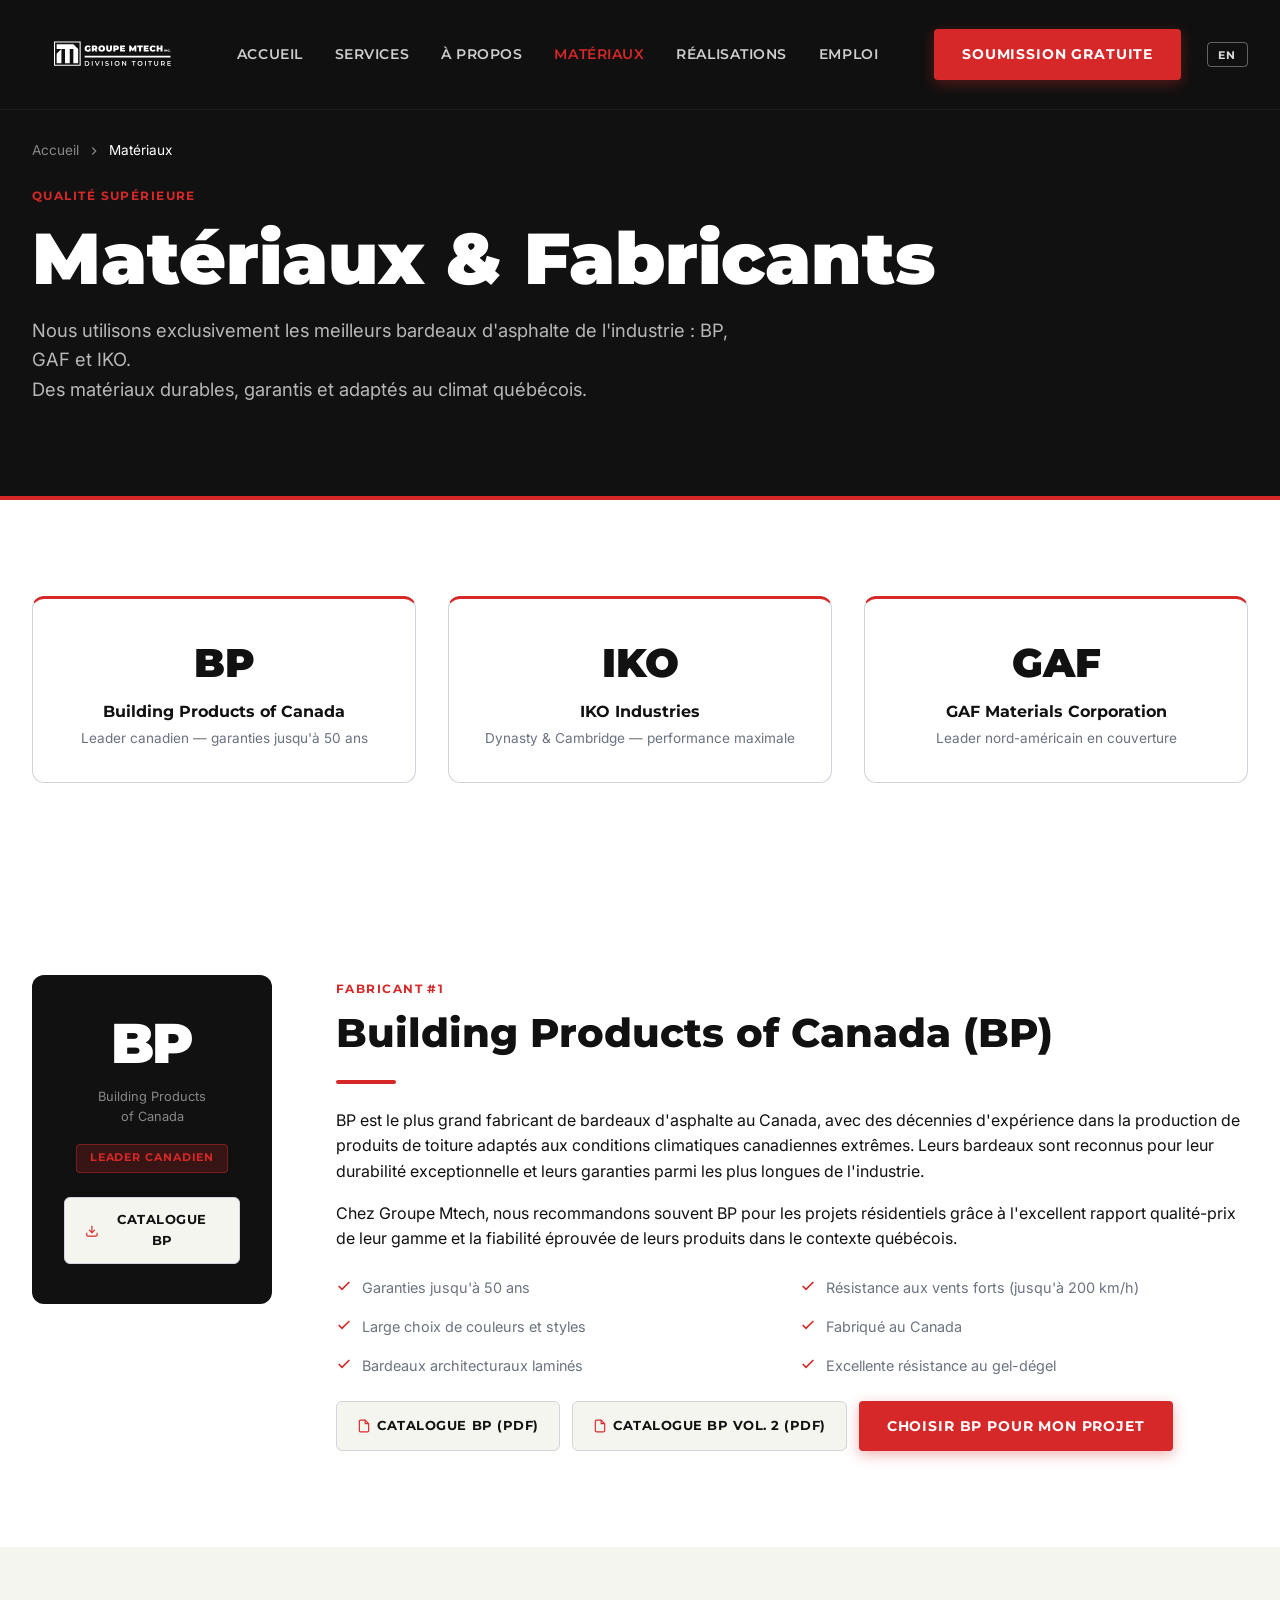
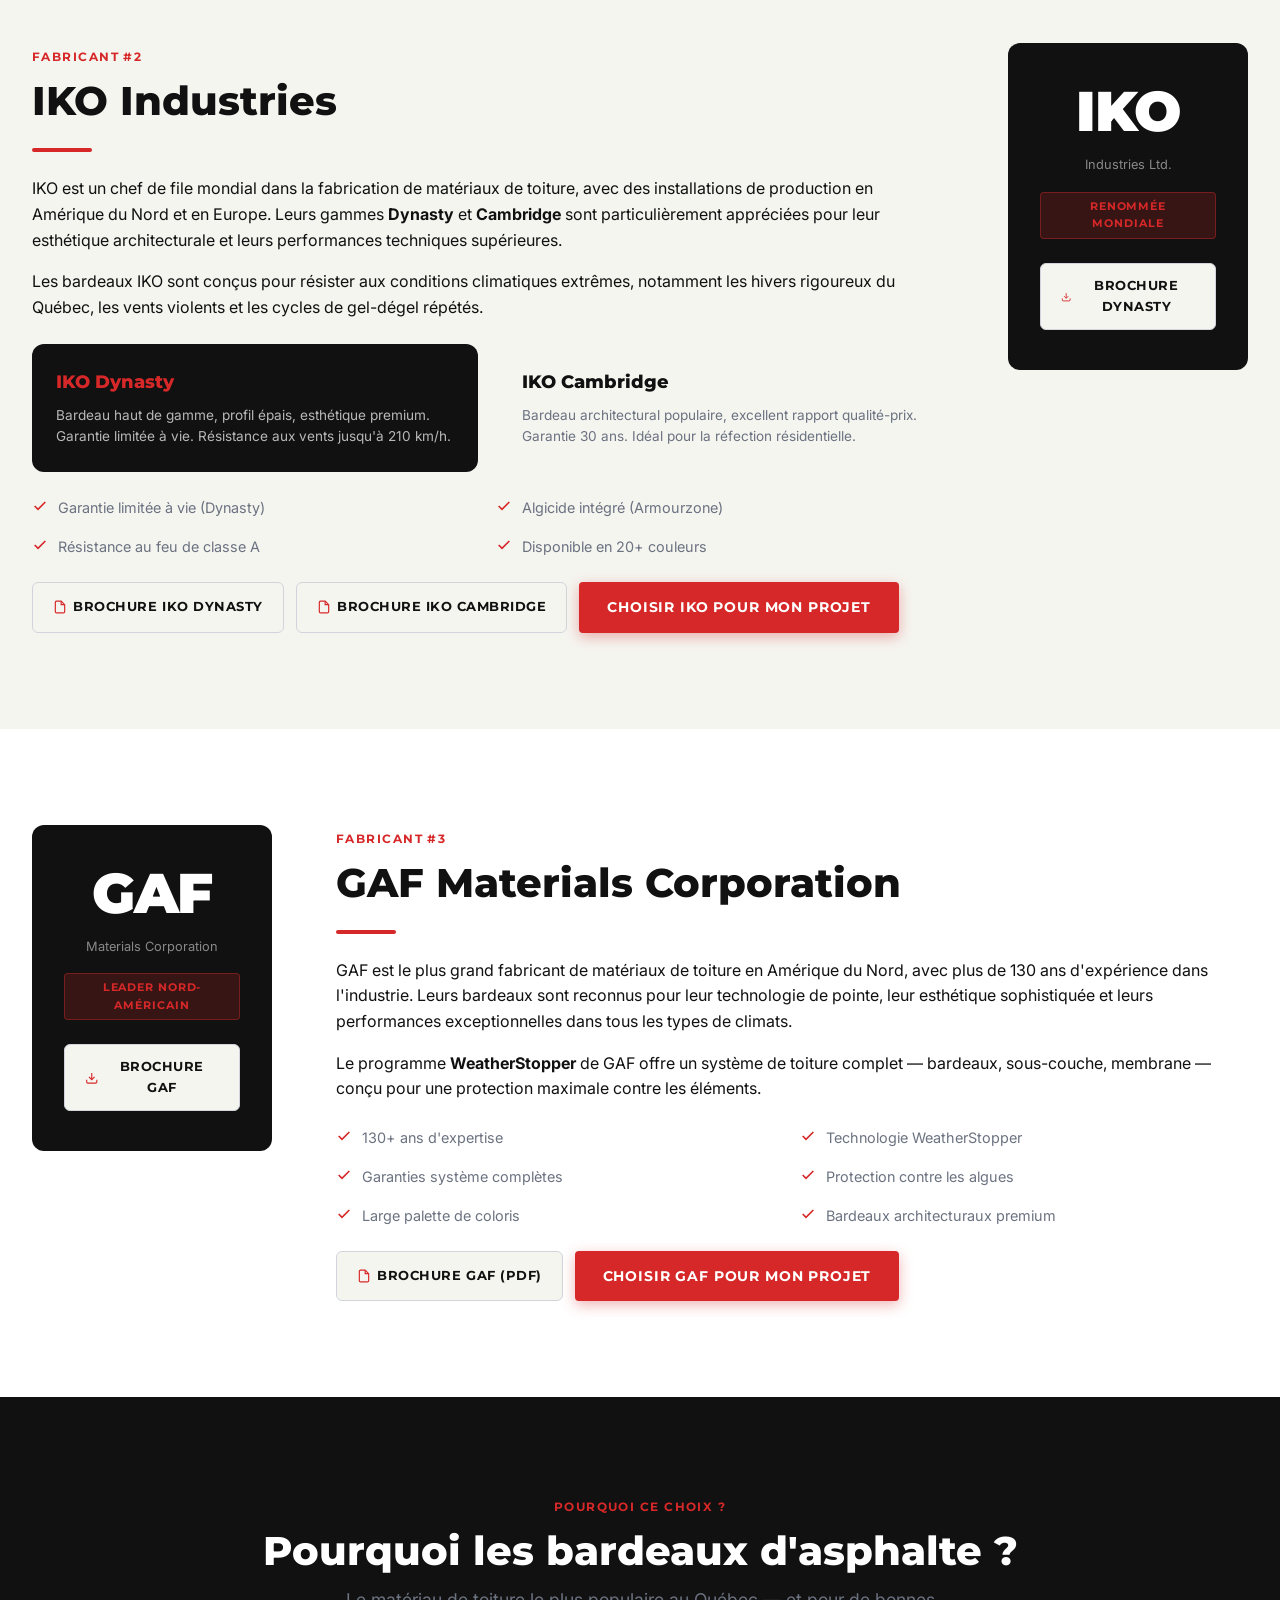
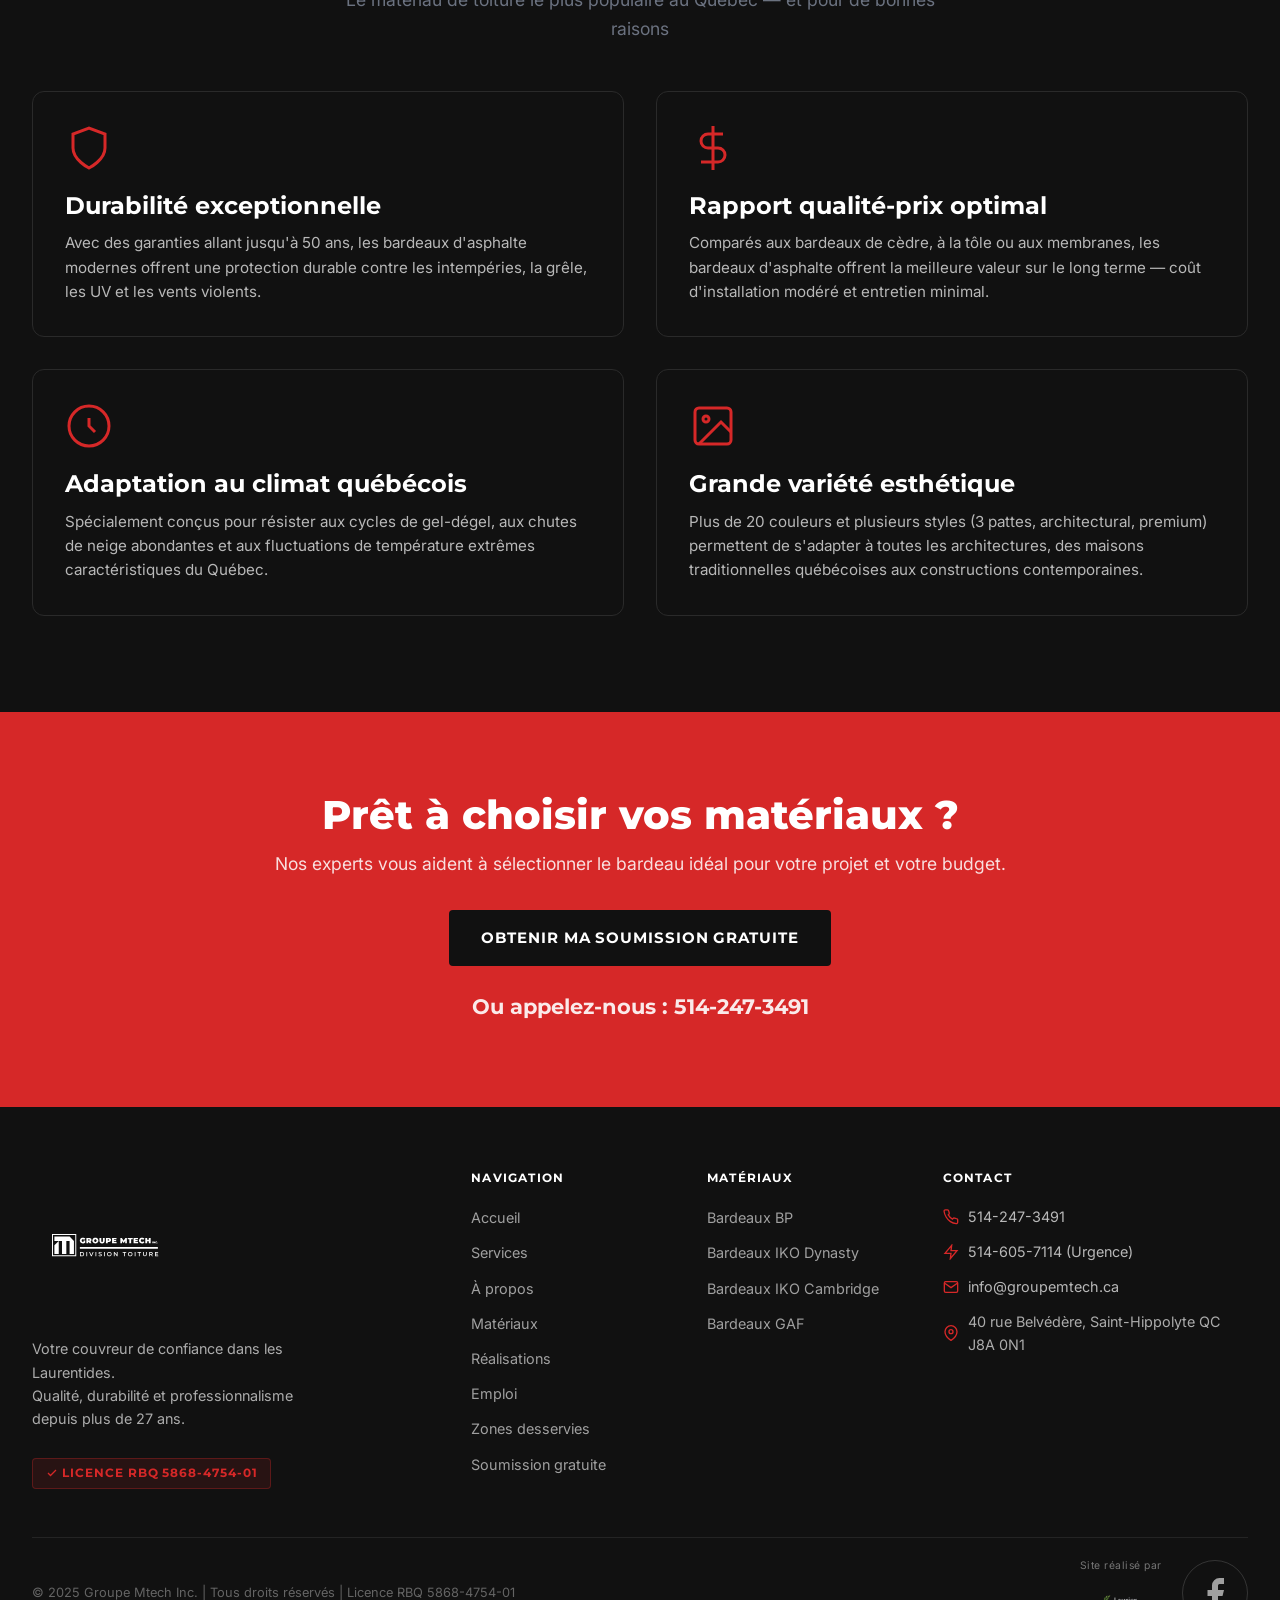
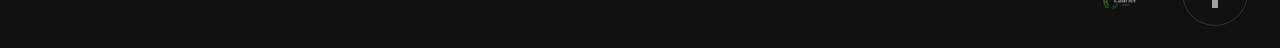
<file: materiaux.html>
<!DOCTYPE html>
<html lang="fr">
<head>
  <meta charset="UTF-8">
  <meta name="viewport" content="width=device-width, initial-scale=1.0">
  <title>Matériaux de Toiture — BP, GAF, IKO | Groupe Mtech Inc. Laurentides</title>
  <meta name="description" content="Groupe Mtech utilise les meilleurs bardeaux d'asphalte : BP, GAF et IKO. Matériaux certifiés, durables et garantis pour toitures résidentielles et commerciales dans les Laurentides.">
  <meta name="keywords" content="bardeaux asphalte BP, bardeaux IKO Dynasty, bardeaux IKO Cambridge, bardeaux GAF, toiture Laurentides, matériaux toiture qualité">
  <meta name="robots" content="index, follow">
  <link rel="icon" type="image/svg+xml" href="Assets/Logo/Icone_Seule.svg">
  <link rel="canonical" href="https://www.groupemtech.ca/materiaux.html">
  <meta property="og:title" content="Matériaux de Toiture BP, GAF, IKO | Groupe Mtech Inc.">
  <meta property="og:description" content="Bardeaux d'asphalte de qualité supérieure. BP, GAF et IKO — matériaux certifiés pour toitures durables dans les Laurentides.">
  <meta property="og:type" content="website">
  <meta property="og:url" content="https://www.groupemtech.ca/materiaux.html">
  <meta property="og:site_name" content="Groupe Mtech Inc.">
  <meta property="og:locale" content="fr_CA">
  <script type="application/ld+json">{"@context":"https://schema.org","@type":"RoofingContractor","name":"Groupe Mtech Inc.","url":"https://www.groupemtech.ca","telephone":"+1-514-247-3491","email":"info@groupemtech.ca","address":{"@type":"PostalAddress","streetAddress":"40 rue Belvédère","addressLocality":"Saint-Hippolyte","addressRegion":"QC","postalCode":"J8A 0N1","addressCountry":"CA"},"openingHours":"Mo-Fr 07:00-18:00","sameAs":["https://www.facebook.com/profile.php?id=61579399678321"],"identifier":{"@type":"PropertyValue","name":"Licence RBQ","value":"5868-4754-01"}}</script>
  <link rel="preconnect" href="https://fonts.googleapis.com">
  <link rel="preconnect" href="https://fonts.gstatic.com" crossorigin>
  <link href="https://fonts.googleapis.com/css2?family=Montserrat:wght@700;800;900&family=Inter:wght@400;500;600&display=swap" rel="stylesheet">
  <link rel="stylesheet" href="css/style.css">
  <style>
    .brand-section { padding: var(--section-py) 0; }
    .brand-section:nth-child(odd) { background: var(--white); }
    .brand-section:nth-child(even) { background: var(--offwhite); }
    .brand-inner { display: grid; grid-template-columns: 240px 1fr; gap: 4rem; align-items: start; }
    .brand-inner.reverse { grid-template-columns: 1fr 240px; }
    .brand-inner.reverse .brand-logo-col { order: 2; }
    .brand-logo-col {
      background: var(--black);
      border-radius: var(--radius);
      padding: 2.5rem 2rem;
      text-align: center;
      display: flex;
      flex-direction: column;
      align-items: center;
      gap: 1rem;
      position: sticky;
      top: 100px;
    }
    .brand-wordmark {
      font-family: 'Montserrat', sans-serif;
      font-weight: 900;
      font-size: 3.5rem;
      color: var(--white);
      letter-spacing: -0.02em;
      line-height: 1;
    }
    .brand-tagline { color: rgba(255,255,255,0.5); font-size: 0.8rem; text-align: center; }
    .brand-badge {
      display: inline-block;
      background: rgba(214,40,40,0.2);
      border: 1px solid rgba(214,40,40,0.4);
      color: var(--red);
      font-family: 'Montserrat', sans-serif;
      font-weight: 700;
      font-size: 0.7rem;
      letter-spacing: .08em;
      text-transform: uppercase;
      padding: .3rem .8rem;
      border-radius: 4px;
    }
    .feature-grid { display: grid; grid-template-columns: 1fr 1fr; gap: 1rem; margin: 1.5rem 0; }
    .feature-item {
      display: flex;
      align-items: flex-start;
      gap: .6rem;
      font-size: .9rem;
      color: var(--midgray);
    }
    .feature-item svg { color: var(--red); flex-shrink: 0; width: 16px; height: 16px; margin-top: 2px; }
    .brochure-btn {
      display: inline-flex;
      align-items: center;
      gap: .5em;
      background: var(--offwhite);
      color: var(--black);
      font-family: 'Montserrat', sans-serif;
      font-weight: 700;
      font-size: .8rem;
      letter-spacing: .04em;
      text-transform: uppercase;
      padding: .75rem 1.25rem;
      border-radius: 6px;
      border: 1.5px solid var(--lightgray);
      transition: background var(--transition), border-color var(--transition), box-shadow var(--transition);
      text-decoration: none;
    }
    .brochure-btn:hover { background: var(--white); border-color: var(--red); box-shadow: 0 4px 12px rgba(0,0,0,.08); }
    .brochure-btn svg { color: var(--red); }
    @media (max-width: 1024px) {
      .brand-inner, .brand-inner.reverse { grid-template-columns: 1fr; }
      .brand-inner.reverse .brand-logo-col { order: 0; }
      .brand-logo-col { position: static; flex-direction: row; justify-content: center; }
    }
    @media (max-width: 768px) {
      .feature-grid { grid-template-columns: 1fr; }
      .brand-logo-col { flex-direction: column; }
    }
  </style>
</head>
<body>

<!-- NAVBAR -->
<header id="navbar">
  <div class="container nav-inner">
    <a href="index.html" class="nav-logo">
      <img src="Assets/Logo/Logo_Horizontale_inc.svg" alt="Logo Groupe Mtech Inc. — Couvreur Laurentides">
    </a>
    <nav class="nav-links" aria-label="Navigation principale">
      <a href="index.html"        data-nav data-i18n="nav.home">Accueil</a>
      <a href="services.html"     data-nav data-i18n="nav.services">Services</a>
      <a href="a-propos.html"     data-nav data-i18n="nav.about">À propos</a>
      <a href="materiaux.html"    data-nav data-i18n="nav.materials">Matériaux</a>
      <a href="realisations.html" data-nav data-i18n="nav.realizations">Réalisations</a>
      <a href="emploi.html"       data-nav data-i18n="nav.jobs">Emploi</a>
    </nav>
    <a href="soumission.html" class="btn btn-primary nav-cta" data-i18n="nav.quote">Soumission gratuite</a>
    <button class="lang-toggle" id="lang-toggle" aria-label="Switch language">EN</button>
    <button class="hamburger" data-i18n-aria="nav.open" aria-label="Ouvrir le menu" aria-expanded="false">
      <span></span><span></span><span></span>
    </button>
  </div>
</header>
<nav class="nav-mobile-overlay" aria-label="Menu mobile">
  <a href="index.html"        data-nav data-i18n="nav.home">Accueil</a>
  <a href="services.html"     data-nav data-i18n="nav.services">Services</a>
  <a href="a-propos.html"     data-nav data-i18n="nav.about">À propos</a>
  <a href="materiaux.html"    data-nav data-i18n="nav.materials">Matériaux</a>
  <a href="realisations.html" data-nav data-i18n="nav.realizations">Réalisations</a>
  <a href="emploi.html"       data-nav data-i18n="nav.jobs">Emploi</a>
  <a href="soumission.html" class="btn btn-primary btn-lg" data-i18n="nav.quote">Soumission gratuite</a>
  <button class="lang-toggle-mobile" aria-label="Switch language">EN</button>
</nav>

<main>

<!-- PAGE HERO -->
<section class="page-hero" aria-labelledby="page-title">
  <div class="container">
    <div class="breadcrumb" aria-label="Fil d'Ariane">
      <a href="index.html" data-i18n="common.breadcrumb.home">Accueil</a>
      <svg width="14" height="14" viewBox="0 0 24 24" fill="none" stroke="currentColor" stroke-width="2" aria-hidden="true"><polyline points="9 18 15 12 9 6"/></svg>
      <span data-i18n="mat.breadcrumb">Matériaux</span>
    </div>
    <span class="section-label" data-i18n="mat.hero.label">Qualité supérieure</span>
    <h1 id="page-title" data-i18n="mat.hero.title">Matériaux &amp; Fabricants</h1>
    <p data-i18n="mat.hero.p">Nous utilisons exclusivement les meilleurs bardeaux d'asphalte de l'industrie : BP, GAF et IKO.<br>Des matériaux durables, garantis et adaptés au climat québécois.</p>
  </div>
</section>

<!-- INTRO -->
<section class="section section--white" aria-label="Introduction matériaux">
  <div class="container">
    <div class="grid-3" style="gap:2rem">
      <div class="card text-center animate-in stagger-1" style="border-top:3px solid var(--red)">
        <div style="font-family:'Montserrat',sans-serif;font-weight:900;font-size:2.5rem;color:var(--black);margin-bottom:.5rem">BP</div>
        <h3 style="font-size:1rem;margin-bottom:.4rem">Building Products of Canada</h3>
        <p style="font-size:.85rem">Leader canadien — garanties jusqu'à 50 ans</p>
      </div>
      <div class="card text-center animate-in stagger-2" style="border-top:3px solid var(--red)">
        <div style="font-family:'Montserrat',sans-serif;font-weight:900;font-size:2.5rem;color:var(--black);margin-bottom:.5rem">IKO</div>
        <h3 style="font-size:1rem;margin-bottom:.4rem">IKO Industries</h3>
        <p style="font-size:.85rem">Dynasty &amp; Cambridge — performance maximale</p>
      </div>
      <div class="card text-center animate-in stagger-3" style="border-top:3px solid var(--red)">
        <div style="font-family:'Montserrat',sans-serif;font-weight:900;font-size:2.5rem;color:var(--black);margin-bottom:.5rem">GAF</div>
        <h3 style="font-size:1rem;margin-bottom:.4rem">GAF Materials Corporation</h3>
        <p style="font-size:.85rem">Leader nord-américain en couverture</p>
      </div>
    </div>
  </div>
</section>

<!-- BP -->
<section class="brand-section" id="bp" aria-labelledby="bp-title">
  <div class="container">
    <div class="brand-inner animate-in">
      <div class="brand-logo-col">
        <div class="brand-wordmark">BP</div>
        <div class="brand-tagline">Building Products<br>of Canada</div>
        <div class="brand-badge">Leader Canadien</div>
        <a href="Assets/Brochures/CATALOGUE BP.pdf" target="_blank" rel="noopener" class="brochure-btn" style="margin-top:.5rem">
          <svg width="14" height="14" viewBox="0 0 24 24" fill="none" stroke="currentColor" stroke-width="2" aria-hidden="true"><path d="M21 15v4a2 2 0 0 1-2 2H5a2 2 0 0 1-2-2v-4"/><polyline points="7 10 12 15 17 10"/><line x1="12" y1="15" x2="12" y2="3"/></svg>
          Catalogue BP
        </a>
      </div>
      <div>
        <span class="section-label">Fabricant #1</span>
        <h2 id="bp-title">Building Products of Canada (BP)</h2>
        <div class="divider"></div>
        <p>BP est le plus grand fabricant de bardeaux d'asphalte au Canada, avec des décennies d'expérience dans la production de produits de toiture adaptés aux conditions climatiques canadiennes extrêmes. Leurs bardeaux sont reconnus pour leur durabilité exceptionnelle et leurs garanties parmi les plus longues de l'industrie.</p>
        <p>Chez Groupe Mtech, nous recommandons souvent BP pour les projets résidentiels grâce à l'excellent rapport qualité-prix de leur gamme et la fiabilité éprouvée de leurs produits dans le contexte québécois.</p>

        <div class="feature-grid">
          <div class="feature-item">
            <svg viewBox="0 0 24 24" fill="none" stroke="currentColor" stroke-width="2.5" aria-hidden="true"><polyline points="20 6 9 17 4 12"/></svg>
            Garanties jusqu'à 50 ans
          </div>
          <div class="feature-item">
            <svg viewBox="0 0 24 24" fill="none" stroke="currentColor" stroke-width="2.5" aria-hidden="true"><polyline points="20 6 9 17 4 12"/></svg>
            Résistance aux vents forts (jusqu'à 200 km/h)
          </div>
          <div class="feature-item">
            <svg viewBox="0 0 24 24" fill="none" stroke="currentColor" stroke-width="2.5" aria-hidden="true"><polyline points="20 6 9 17 4 12"/></svg>
            Large choix de couleurs et styles
          </div>
          <div class="feature-item">
            <svg viewBox="0 0 24 24" fill="none" stroke="currentColor" stroke-width="2.5" aria-hidden="true"><polyline points="20 6 9 17 4 12"/></svg>
            Fabriqué au Canada
          </div>
          <div class="feature-item">
            <svg viewBox="0 0 24 24" fill="none" stroke="currentColor" stroke-width="2.5" aria-hidden="true"><polyline points="20 6 9 17 4 12"/></svg>
            Bardeaux architecturaux laminés
          </div>
          <div class="feature-item">
            <svg viewBox="0 0 24 24" fill="none" stroke="currentColor" stroke-width="2.5" aria-hidden="true"><polyline points="20 6 9 17 4 12"/></svg>
            Excellente résistance au gel-dégel
          </div>
        </div>

        <div style="display:flex;gap:.75rem;flex-wrap:wrap;margin-top:1.5rem">
          <a href="Assets/Brochures/CATALOGUE BP.pdf" target="_blank" rel="noopener" class="brochure-btn">
            <svg width="14" height="14" viewBox="0 0 24 24" fill="none" stroke="currentColor" stroke-width="2" aria-hidden="true"><path d="M14 2H6a2 2 0 0 0-2 2v16a2 2 0 0 0 2 2h12a2 2 0 0 0 2-2V8z"/><polyline points="14 2 14 8 20 8"/></svg>
            Catalogue BP (PDF)
          </a>
          <a href="Assets/Brochures/CATALOGUE BP (1).pdf" target="_blank" rel="noopener" class="brochure-btn">
            <svg width="14" height="14" viewBox="0 0 24 24" fill="none" stroke="currentColor" stroke-width="2" aria-hidden="true"><path d="M14 2H6a2 2 0 0 0-2 2v16a2 2 0 0 0 2 2h12a2 2 0 0 0 2-2V8z"/><polyline points="14 2 14 8 20 8"/></svg>
            Catalogue BP Vol. 2 (PDF)
          </a>
          <a href="soumission.html" class="btn btn-primary">Choisir BP pour mon projet</a>
        </div>
      </div>
    </div>
  </div>
</section>

<!-- IKO -->
<section class="brand-section" id="iko" aria-labelledby="iko-title">
  <div class="container">
    <div class="brand-inner reverse animate-in">
      <div>
        <span class="section-label">Fabricant #2</span>
        <h2 id="iko-title">IKO Industries</h2>
        <div class="divider"></div>
        <p>IKO est un chef de file mondial dans la fabrication de matériaux de toiture, avec des installations de production en Amérique du Nord et en Europe. Leurs gammes <strong>Dynasty</strong> et <strong>Cambridge</strong> sont particulièrement appréciées pour leur esthétique architecturale et leurs performances techniques supérieures.</p>
        <p>Les bardeaux IKO sont conçus pour résister aux conditions climatiques extrêmes, notamment les hivers rigoureux du Québec, les vents violents et les cycles de gel-dégel répétés.</p>

        <div style="display:grid;grid-template-columns:1fr 1fr;gap:1.25rem;margin:1.5rem 0">
          <div style="background:var(--black);color:var(--white);border-radius:var(--radius);padding:1.5rem">
            <div style="font-family:'Montserrat',sans-serif;font-weight:800;font-size:1.1rem;margin-bottom:.5rem;color:var(--red)">IKO Dynasty</div>
            <p style="font-size:.85rem;color:rgba(255,255,255,.7);margin:0">Bardeau haut de gamme, profil épais, esthétique premium. Garantie limitée à vie. Résistance aux vents jusqu'à 210 km/h.</p>
          </div>
          <div style="background:var(--offwhite);border-radius:var(--radius);padding:1.5rem">
            <div style="font-family:'Montserrat',sans-serif;font-weight:800;font-size:1.1rem;margin-bottom:.5rem;color:var(--black)">IKO Cambridge</div>
            <p style="font-size:.85rem;color:var(--midgray);margin:0">Bardeau architectural populaire, excellent rapport qualité-prix. Garantie 30 ans. Idéal pour la réfection résidentielle.</p>
          </div>
        </div>

        <div class="feature-grid">
          <div class="feature-item">
            <svg viewBox="0 0 24 24" fill="none" stroke="currentColor" stroke-width="2.5" aria-hidden="true"><polyline points="20 6 9 17 4 12"/></svg>
            Garantie limitée à vie (Dynasty)
          </div>
          <div class="feature-item">
            <svg viewBox="0 0 24 24" fill="none" stroke="currentColor" stroke-width="2.5" aria-hidden="true"><polyline points="20 6 9 17 4 12"/></svg>
            Algicide intégré (Armourzone)
          </div>
          <div class="feature-item">
            <svg viewBox="0 0 24 24" fill="none" stroke="currentColor" stroke-width="2.5" aria-hidden="true"><polyline points="20 6 9 17 4 12"/></svg>
            Résistance au feu de classe A
          </div>
          <div class="feature-item">
            <svg viewBox="0 0 24 24" fill="none" stroke="currentColor" stroke-width="2.5" aria-hidden="true"><polyline points="20 6 9 17 4 12"/></svg>
            Disponible en 20+ couleurs
          </div>
        </div>

        <div style="display:flex;gap:.75rem;flex-wrap:wrap;margin-top:1.5rem">
          <a href="Assets/Brochures/brochure iko dynasty.pdf" target="_blank" rel="noopener" class="brochure-btn">
            <svg width="14" height="14" viewBox="0 0 24 24" fill="none" stroke="currentColor" stroke-width="2" aria-hidden="true"><path d="M14 2H6a2 2 0 0 0-2 2v16a2 2 0 0 0 2 2h12a2 2 0 0 0 2-2V8z"/><polyline points="14 2 14 8 20 8"/></svg>
            Brochure IKO Dynasty
          </a>
          <a href="Assets/Brochures/brochure iko cambridge.pdf" target="_blank" rel="noopener" class="brochure-btn">
            <svg width="14" height="14" viewBox="0 0 24 24" fill="none" stroke="currentColor" stroke-width="2" aria-hidden="true"><path d="M14 2H6a2 2 0 0 0-2 2v16a2 2 0 0 0 2 2h12a2 2 0 0 0 2-2V8z"/><polyline points="14 2 14 8 20 8"/></svg>
            Brochure IKO Cambridge
          </a>
          <a href="soumission.html" class="btn btn-primary">Choisir IKO pour mon projet</a>
        </div>
      </div>
      <div class="brand-logo-col">
        <div class="brand-wordmark">IKO</div>
        <div class="brand-tagline">Industries Ltd.</div>
        <div class="brand-badge">Renommée mondiale</div>
        <a href="Assets/Brochures/brochure iko dynasty.pdf" target="_blank" rel="noopener" class="brochure-btn" style="margin-top:.5rem">
          <svg width="14" height="14" viewBox="0 0 24 24" fill="none" stroke="currentColor" stroke-width="2" aria-hidden="true"><path d="M21 15v4a2 2 0 0 1-2 2H5a2 2 0 0 1-2-2v-4"/><polyline points="7 10 12 15 17 10"/><line x1="12" y1="15" x2="12" y2="3"/></svg>
          Brochure Dynasty
        </a>
      </div>
    </div>
  </div>
</section>

<!-- GAF -->
<section class="brand-section" id="gaf" aria-labelledby="gaf-title">
  <div class="container">
    <div class="brand-inner animate-in">
      <div class="brand-logo-col">
        <div class="brand-wordmark">GAF</div>
        <div class="brand-tagline">Materials Corporation</div>
        <div class="brand-badge">Leader Nord-Américain</div>
        <a href="Assets/Brochures/bochure gaf.pdf" target="_blank" rel="noopener" class="brochure-btn" style="margin-top:.5rem">
          <svg width="14" height="14" viewBox="0 0 24 24" fill="none" stroke="currentColor" stroke-width="2" aria-hidden="true"><path d="M21 15v4a2 2 0 0 1-2 2H5a2 2 0 0 1-2-2v-4"/><polyline points="7 10 12 15 17 10"/><line x1="12" y1="15" x2="12" y2="3"/></svg>
          Brochure GAF
        </a>
      </div>
      <div>
        <span class="section-label">Fabricant #3</span>
        <h2 id="gaf-title">GAF Materials Corporation</h2>
        <div class="divider"></div>
        <p>GAF est le plus grand fabricant de matériaux de toiture en Amérique du Nord, avec plus de 130 ans d'expérience dans l'industrie. Leurs bardeaux sont reconnus pour leur technologie de pointe, leur esthétique sophistiquée et leurs performances exceptionnelles dans tous les types de climats.</p>
        <p>Le programme <strong>WeatherStopper</strong> de GAF offre un système de toiture complet — bardeaux, sous-couche, membrane — conçu pour une protection maximale contre les éléments.</p>

        <div class="feature-grid">
          <div class="feature-item">
            <svg viewBox="0 0 24 24" fill="none" stroke="currentColor" stroke-width="2.5" aria-hidden="true"><polyline points="20 6 9 17 4 12"/></svg>
            130+ ans d'expertise
          </div>
          <div class="feature-item">
            <svg viewBox="0 0 24 24" fill="none" stroke="currentColor" stroke-width="2.5" aria-hidden="true"><polyline points="20 6 9 17 4 12"/></svg>
            Technologie WeatherStopper
          </div>
          <div class="feature-item">
            <svg viewBox="0 0 24 24" fill="none" stroke="currentColor" stroke-width="2.5" aria-hidden="true"><polyline points="20 6 9 17 4 12"/></svg>
            Garanties système complètes
          </div>
          <div class="feature-item">
            <svg viewBox="0 0 24 24" fill="none" stroke="currentColor" stroke-width="2.5" aria-hidden="true"><polyline points="20 6 9 17 4 12"/></svg>
            Protection contre les algues
          </div>
          <div class="feature-item">
            <svg viewBox="0 0 24 24" fill="none" stroke="currentColor" stroke-width="2.5" aria-hidden="true"><polyline points="20 6 9 17 4 12"/></svg>
            Large palette de coloris
          </div>
          <div class="feature-item">
            <svg viewBox="0 0 24 24" fill="none" stroke="currentColor" stroke-width="2.5" aria-hidden="true"><polyline points="20 6 9 17 4 12"/></svg>
            Bardeaux architecturaux premium
          </div>
        </div>

        <div style="display:flex;gap:.75rem;flex-wrap:wrap;margin-top:1.5rem">
          <a href="Assets/Brochures/bochure gaf.pdf" target="_blank" rel="noopener" class="brochure-btn">
            <svg width="14" height="14" viewBox="0 0 24 24" fill="none" stroke="currentColor" stroke-width="2" aria-hidden="true"><path d="M14 2H6a2 2 0 0 0-2 2v16a2 2 0 0 0 2 2h12a2 2 0 0 0 2-2V8z"/><polyline points="14 2 14 8 20 8"/></svg>
            Brochure GAF (PDF)
          </a>
          <a href="soumission.html" class="btn btn-primary">Choisir GAF pour mon projet</a>
        </div>
      </div>
    </div>
  </div>
</section>

<!-- POURQUOI BARDEAUX ASPHALTE -->
<section class="section section--dark" aria-labelledby="asphalt-title">
  <div class="container">
    <div class="section-header center animate-in">
      <span class="section-label">Pourquoi ce choix ?</span>
      <h2 id="asphalt-title" class="text-white">Pourquoi les bardeaux d'asphalte ?</h2>
      <p class="text-gray">Le matériau de toiture le plus populaire au Québec — et pour de bonnes raisons</p>
    </div>
    <div class="grid-2" style="gap:2rem">
      <div class="card card--dark animate-in stagger-1">
        <div class="card-icon" aria-hidden="true">
          <svg viewBox="0 0 24 24" fill="none" stroke="currentColor" stroke-width="1.5"><path d="M12 22s8-4 8-10V5l-8-3-8 3v7c0 6 8 10 8 10z"/></svg>
        </div>
        <h3>Durabilité exceptionnelle</h3>
        <p>Avec des garanties allant jusqu'à 50 ans, les bardeaux d'asphalte modernes offrent une protection durable contre les intempéries, la grêle, les UV et les vents violents.</p>
      </div>
      <div class="card card--dark animate-in stagger-2">
        <div class="card-icon" aria-hidden="true">
          <svg viewBox="0 0 24 24" fill="none" stroke="currentColor" stroke-width="1.5"><line x1="12" y1="1" x2="12" y2="23"/><path d="M17 5H9.5a3.5 3.5 0 0 0 0 7h5a3.5 3.5 0 0 1 0 7H6"/></svg>
        </div>
        <h3>Rapport qualité-prix optimal</h3>
        <p>Comparés aux bardeaux de cèdre, à la tôle ou aux membranes, les bardeaux d'asphalte offrent la meilleure valeur sur le long terme — coût d'installation modéré et entretien minimal.</p>
      </div>
      <div class="card card--dark animate-in stagger-3">
        <div class="card-icon" aria-hidden="true">
          <svg viewBox="0 0 24 24" fill="none" stroke="currentColor" stroke-width="1.5"><circle cx="12" cy="12" r="10"/><path d="M12 8v4l3 3"/></svg>
        </div>
        <h3>Adaptation au climat québécois</h3>
        <p>Spécialement conçus pour résister aux cycles de gel-dégel, aux chutes de neige abondantes et aux fluctuations de température extrêmes caractéristiques du Québec.</p>
      </div>
      <div class="card card--dark animate-in stagger-4">
        <div class="card-icon" aria-hidden="true">
          <svg viewBox="0 0 24 24" fill="none" stroke="currentColor" stroke-width="1.5"><rect x="3" y="3" width="18" height="18" rx="2"/><circle cx="8.5" cy="8.5" r="1.5"/><polyline points="21 15 16 10 5 21"/></svg>
        </div>
        <h3>Grande variété esthétique</h3>
        <p>Plus de 20 couleurs et plusieurs styles (3 pattes, architectural, premium) permettent de s'adapter à toutes les architectures, des maisons traditionnelles québécoises aux constructions contemporaines.</p>
      </div>
    </div>
  </div>
</section>

<!-- CTA -->
<section class="cta-section" aria-label="Appel à l'action">
  <div class="container text-center animate-in">
    <h2 data-i18n="mat.cta.title">Prêt à choisir vos matériaux ?</h2>
    <p data-i18n="mat.cta.p">Nos experts vous aident à sélectionner le bardeau idéal pour votre projet et votre budget.</p>
    <a href="soumission.html" class="btn btn-dark btn-lg" data-i18n="mat.cta.btn">Obtenir ma soumission gratuite</a>
    <div class="cta-phone"><span data-i18n="mat.cta.phone">Ou appelez-nous :</span> <a href="tel:+15142473491">514-247-3491</a></div>
  </div>
</section>

</main>

<!-- FOOTER -->
<footer id="footer" aria-label="Pied de page">
  <div class="container">
    <div class="footer-grid">
      <div class="footer-brand">
        <img src="Assets/Logo/Logo_Horizontale_inc.svg" alt="Logo Groupe Mtech Inc.">
        <p data-i18n="footer.brand">Votre couvreur de confiance dans les Laurentides.<br>Qualité, durabilité et professionnalisme depuis plus de 27 ans.</p>
        <div class="footer-rbq">
          <svg width="12" height="12" viewBox="0 0 24 24" fill="none" stroke="currentColor" stroke-width="2.5" aria-hidden="true"><polyline points="20 6 9 17 4 12"/></svg>
          Licence RBQ 5868-4754-01
        </div>
      </div>
      <div class="footer-col">
        <h4 data-i18n="footer.nav">Navigation</h4>
        <ul>
          <li><a href="index.html"        data-i18n="footer.nav.home">Accueil</a></li>
          <li><a href="services.html"     data-i18n="footer.nav.services">Services</a></li>
          <li><a href="a-propos.html"     data-i18n="footer.nav.about">À propos</a></li>
          <li><a href="materiaux.html"    data-i18n="footer.nav.materials">Matériaux</a></li>
          <li><a href="realisations.html" data-i18n="footer.nav.realizations">Réalisations</a></li>
          <li><a href="emploi.html"       data-i18n="footer.nav.jobs">Emploi</a></li>
          <li><a href="zones.html"        data-i18n="footer.nav.zones">Zones desservies</a></li>
          <li><a href="soumission.html"   data-i18n="footer.nav.quote">Soumission gratuite</a></li>
        </ul>
      </div>
      <div class="footer-col">
        <h4>Matériaux</h4>
        <ul>
          <li><a href="#bp">Bardeaux BP</a></li>
          <li><a href="#iko">Bardeaux IKO Dynasty</a></li>
          <li><a href="#iko">Bardeaux IKO Cambridge</a></li>
          <li><a href="#gaf">Bardeaux GAF</a></li>
        </ul>
      </div>
      <div class="footer-col">
        <h4 data-i18n="footer.contact">Contact</h4>
        <div class="footer-contact-item">
          <svg viewBox="0 0 24 24" fill="none" stroke="currentColor" stroke-width="2" aria-hidden="true"><path d="M22 16.92v3a2 2 0 0 1-2.18 2 19.79 19.79 0 0 1-8.63-3.07A19.5 19.5 0 0 1 4.69 12 19.79 19.79 0 0 1 1.61 3.41 2 2 0 0 1 3.6 1.24h3a2 2 0 0 1 2 1.72c.127.96.361 1.903.7 2.81a2 2 0 0 1-.45 2.11L7.91 8.81a16 16 0 0 0 6.29 6.29l.95-.95a2 2 0 0 1 2.11-.45c.907.339 1.85.573 2.81.7A2 2 0 0 1 22 16.92z"/></svg>
          <a href="tel:+15142473491">514-247-3491</a>
        </div>
        <div class="footer-contact-item">
          <svg viewBox="0 0 24 24" fill="none" stroke="currentColor" stroke-width="2" aria-hidden="true"><polygon points="13 2 3 14 12 14 11 22 21 10 12 10 13 2"/></svg>
          <a href="tel:+15146057114" data-i18n="footer.emergency">514-605-7114 (Urgence)</a>
        </div>
        <div class="footer-contact-item">
          <svg viewBox="0 0 24 24" fill="none" stroke="currentColor" stroke-width="2" aria-hidden="true"><path d="M4 4h16c1.1 0 2 .9 2 2v12c0 1.1-.9 2-2 2H4c-1.1 0-2-.9-2-2V6c0-1.1.9-2 2-2z"/><polyline points="22,6 12,13 2,6"/></svg>
          <a href="mailto:info@groupemtech.ca">info@groupemtech.ca</a>
        </div>
        <div class="footer-contact-item">
          <svg viewBox="0 0 24 24" fill="none" stroke="currentColor" stroke-width="2" aria-hidden="true"><path d="M21 10c0 7-9 13-9 13s-9-6-9-13a9 9 0 0 1 18 0z"/><circle cx="12" cy="10" r="3"/></svg>
          <span>40 rue Belvédère, Saint-Hippolyte QC J8A 0N1</span>
        </div>
      </div>
    </div>
    <div class="footer-bottom">
      <p data-i18n="footer.copyright">© 2025 Groupe Mtech Inc. | Tous droits réservés | Licence RBQ 5868-4754-01</p>
      <div style="display:flex;align-items:center;gap:1.25rem">
        <a href="https://www.laurierweb.ca" target="_blank" rel="noopener" aria-label="Site réalisé par LaurierWeb" style="display:flex;flex-direction:column;align-items:center;gap:0.2rem;opacity:0.7;transition:opacity 0.3s" onmouseover="this.style.opacity='1'" onmouseout="this.style.opacity='0.7'">
          <span style="color:rgba(255,255,255,0.6);font-size:0.65rem;letter-spacing:0.05em;white-space:nowrap" data-i18n="footer.madeby">Site réalisé par</span>
          <img src="Assets/Logo/logolaurier.png" alt="LaurierWeb — Création de sites web" style="height:50px;width:auto">
        </a>
        <div class="footer-social">
          <a href="https://www.facebook.com/profile.php?id=61579399678321" target="_blank" rel="noopener" aria-label="Page Facebook Groupe Mtech Inc.">
            <svg viewBox="0 0 24 24" fill="currentColor" aria-hidden="true"><path d="M18 2h-3a5 5 0 0 0-5 5v3H7v4h3v8h4v-8h3l1-4h-4V7a1 1 0 0 1 1-1h3z"/></svg>
          </a>
        </div>
      </div>
    </div>
  </div>
</footer>

<a href="tel:+15146057114" class="urgency-float" aria-label="Urgence toiture 514-605-7114">
  <svg viewBox="0 0 24 24" fill="none" stroke="currentColor" stroke-width="2" aria-hidden="true"><polygon points="13 2 3 14 12 14 11 22 21 10 12 10 13 2"/></svg>
  <span data-i18n="common.emergency">Urgence 24/7</span>
</a>

<script src="js/main.js"></script>
<script src="js/i18n.js"></script>
</body>
</html>
</file>
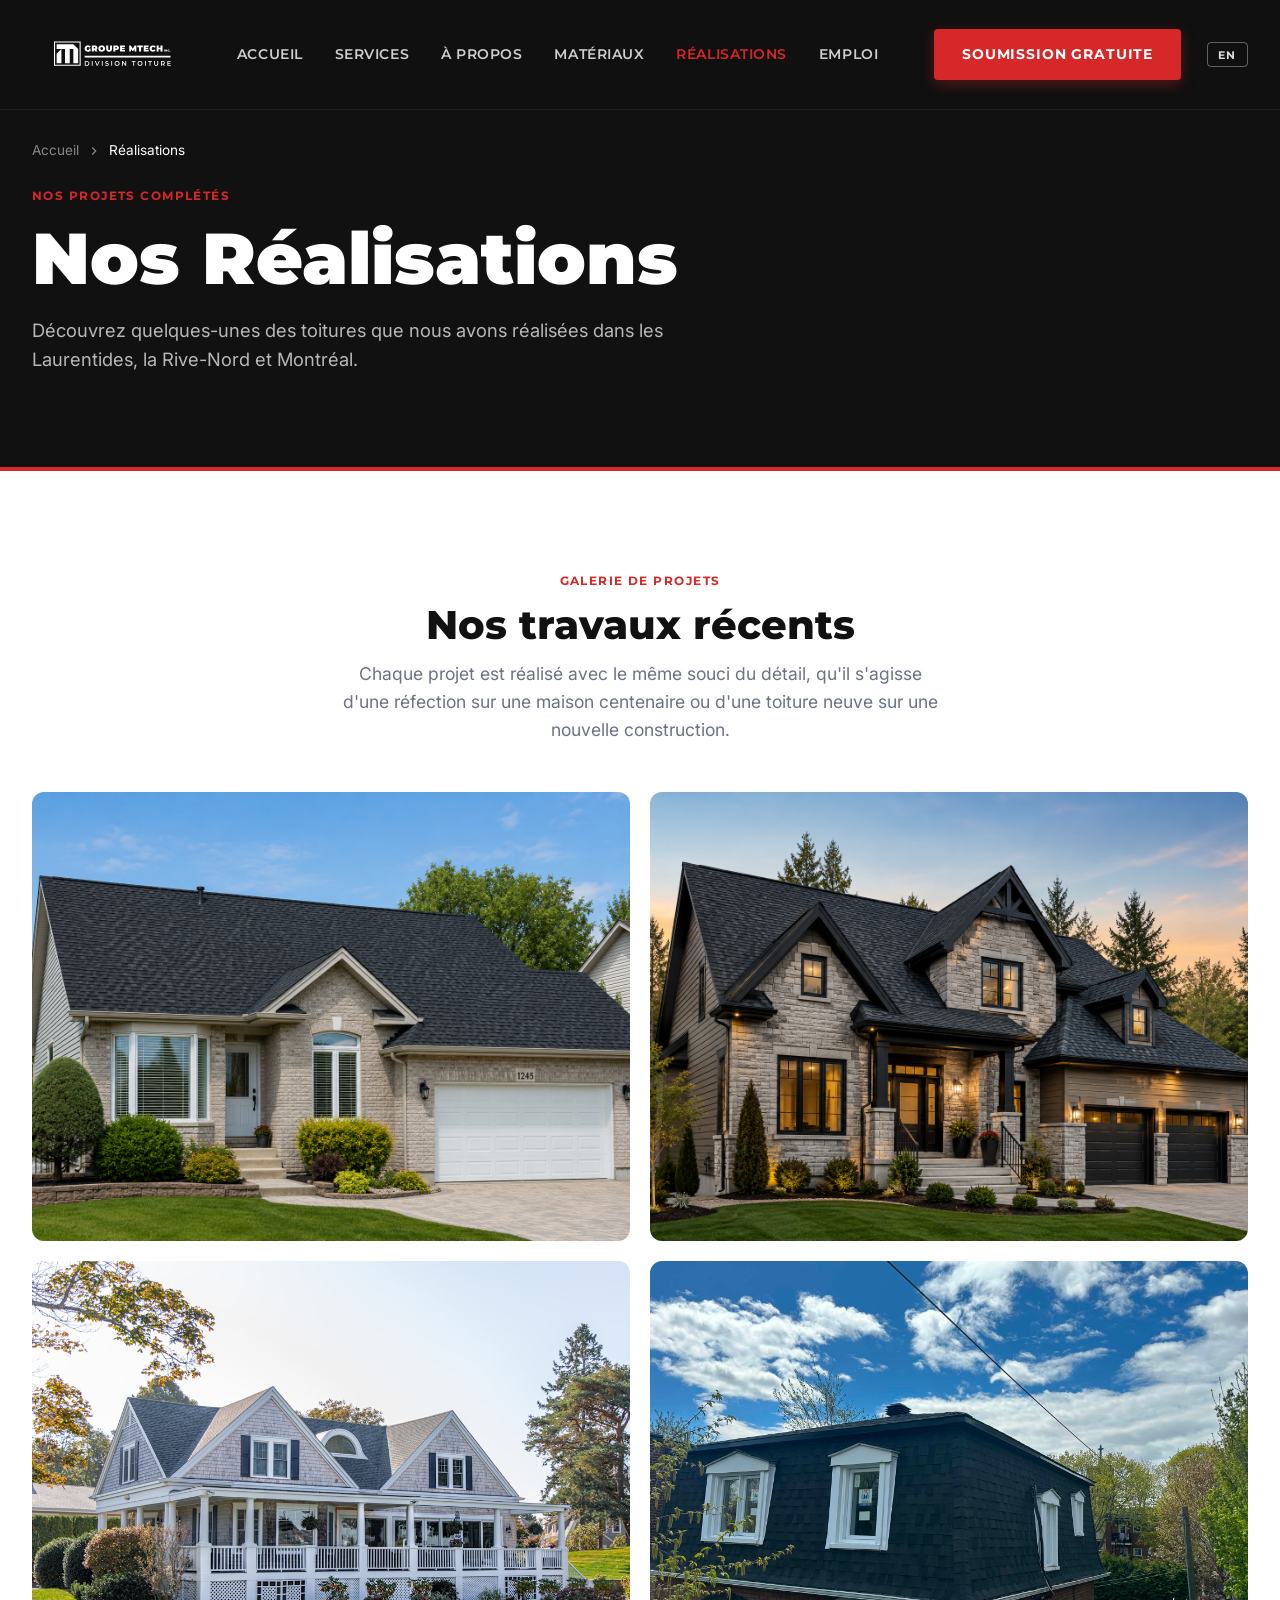
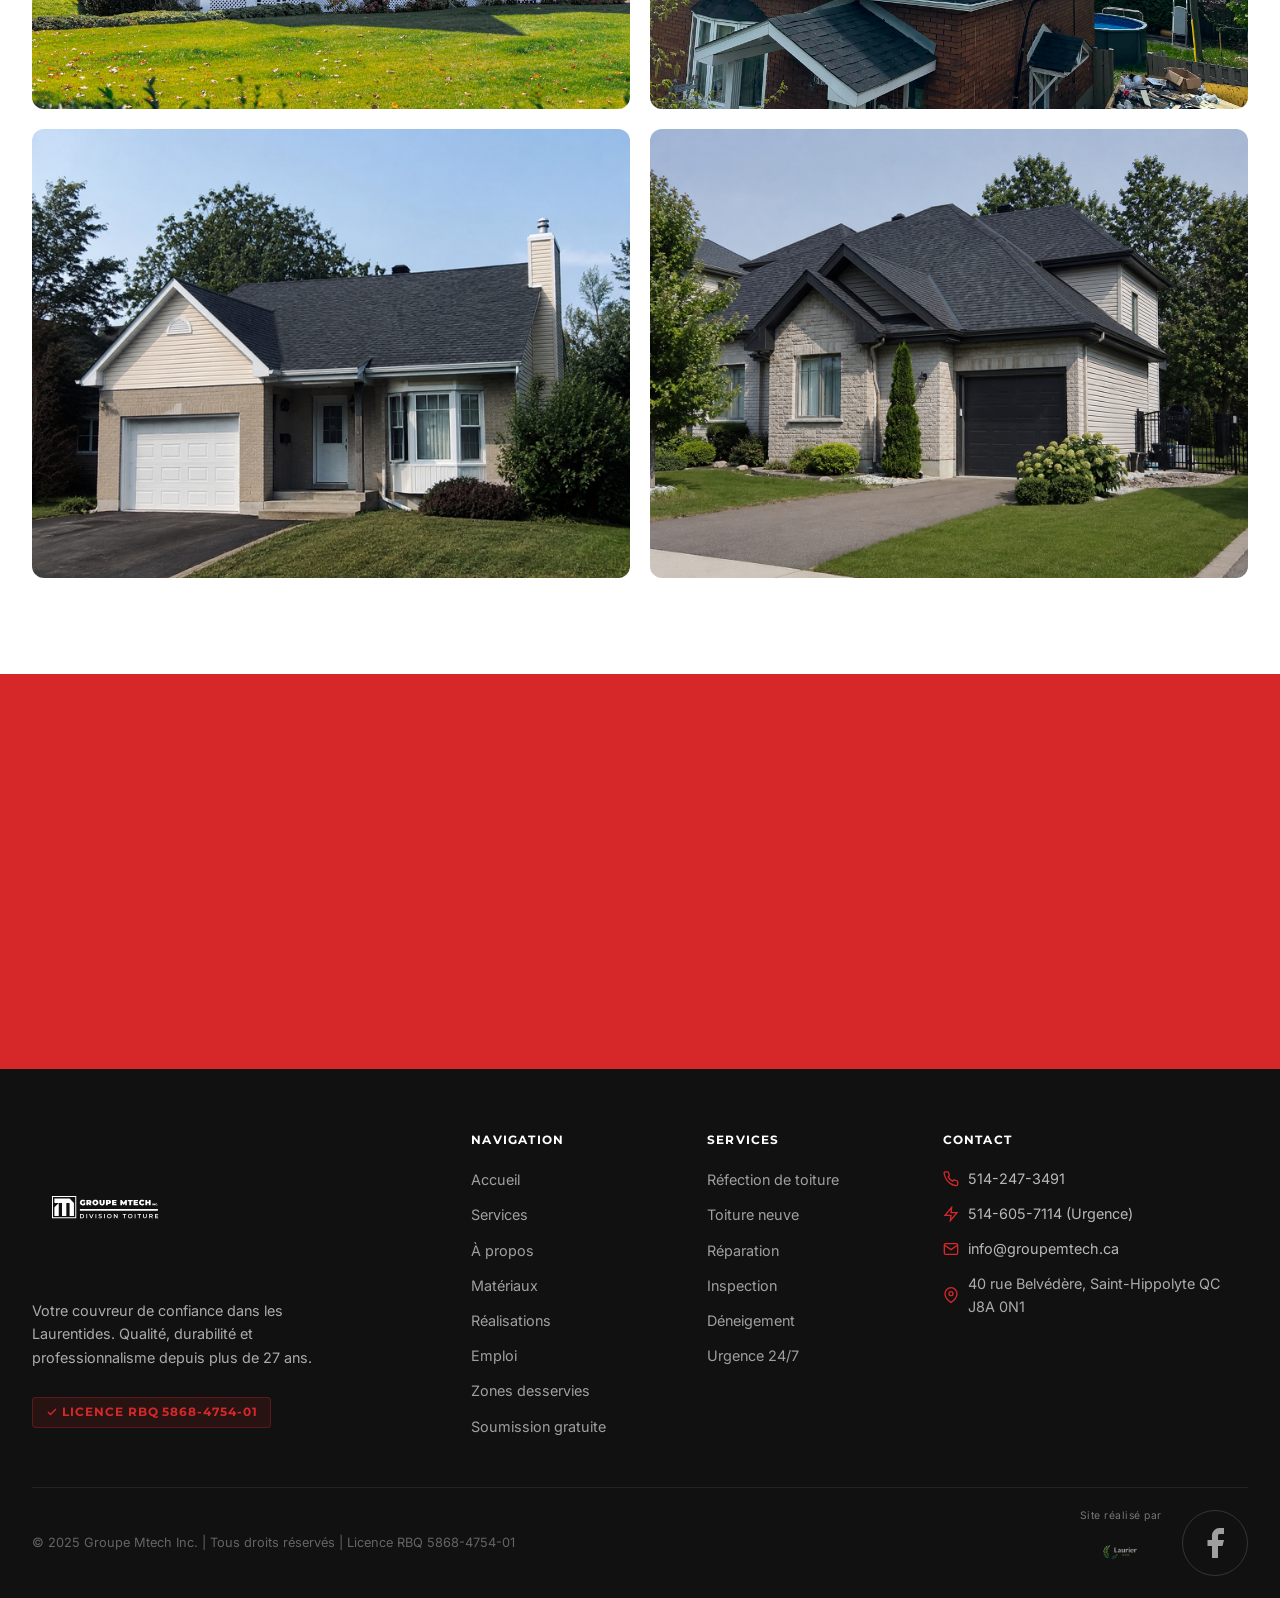
<file: realisations.html>
<!DOCTYPE html>
<html lang="fr">
<head>
  <meta charset="UTF-8">
  <meta name="viewport" content="width=device-width, initial-scale=1.0">
  <title>Nos Réalisations de Toiture | Groupe Mtech Inc. — Laurentides</title>
  <meta name="description" content="Découvrez les réalisations de toiture de Groupe Mtech Inc. dans les Laurentides, la Rive-Nord et Montréal. Réfection, toiture neuve, réparation. Soumission gratuite.">
  <meta name="robots" content="index, follow">
  <link rel="icon" type="image/svg+xml" href="Assets/Logo/Icone_Seule.svg">
  <link rel="canonical" href="https://www.groupemtech.ca/realisations.html">
  <meta property="og:title" content="Nos Réalisations | Groupe Mtech Inc. — Couvreur Laurentides">
  <meta property="og:description" content="Projets de toiture réalisés par Groupe Mtech Inc. dans les Laurentides et Montréal.">
  <meta property="og:type" content="website">
  <meta property="og:url" content="https://www.groupemtech.ca/realisations.html">
  <meta property="og:site_name" content="Groupe Mtech Inc.">
  <meta property="og:locale" content="fr_CA">
  <link rel="preconnect" href="https://fonts.googleapis.com">
  <link rel="preconnect" href="https://fonts.gstatic.com" crossorigin>
  <link href="https://fonts.googleapis.com/css2?family=Montserrat:wght@700;800;900&family=Inter:wght@400;500;600&display=swap" rel="stylesheet">
  <link rel="stylesheet" href="css/style.css">
</head>
<body>

<!-- NAVBAR -->
<header id="navbar">
  <div class="container nav-inner">
    <a href="index.html" class="nav-logo">
      <img src="Assets/Logo/Logo_Horizontale_inc.svg" alt="Logo Groupe Mtech Inc. — Couvreur Laurentides">
    </a>
    <nav class="nav-links" aria-label="Navigation principale">
      <a href="index.html"        data-nav data-i18n="nav.home">Accueil</a>
      <a href="services.html"     data-nav data-i18n="nav.services">Services</a>
      <a href="a-propos.html"     data-nav data-i18n="nav.about">À propos</a>
      <a href="materiaux.html"    data-nav data-i18n="nav.materials">Matériaux</a>
      <a href="realisations.html" data-nav data-i18n="nav.realizations">Réalisations</a>
      <a href="emploi.html"       data-nav data-i18n="nav.jobs">Emploi</a>
    </nav>
    <a href="soumission.html" class="btn btn-primary nav-cta" data-i18n="nav.quote">Soumission gratuite</a>
    <button class="lang-toggle" id="lang-toggle" aria-label="Switch language">EN</button>
    <button class="hamburger" data-i18n-aria="nav.open" aria-label="Ouvrir le menu" aria-expanded="false">
      <span></span><span></span><span></span>
    </button>
  </div>
</header>
<nav class="nav-mobile-overlay" aria-label="Menu mobile">
  <a href="index.html"        data-nav data-i18n="nav.home">Accueil</a>
  <a href="services.html"     data-nav data-i18n="nav.services">Services</a>
  <a href="a-propos.html"     data-nav data-i18n="nav.about">À propos</a>
  <a href="materiaux.html"    data-nav data-i18n="nav.materials">Matériaux</a>
  <a href="realisations.html" data-nav data-i18n="nav.realizations">Réalisations</a>
  <a href="emploi.html"       data-nav data-i18n="nav.jobs">Emploi</a>
  <a href="soumission.html" class="btn btn-primary btn-lg" data-i18n="nav.quote">Soumission gratuite</a>
  <button class="lang-toggle-mobile" aria-label="Switch language">EN</button>
</nav>

<main>

<!-- PAGE HERO -->
<section class="page-hero" aria-labelledby="page-title">
  <div class="container">
    <div class="breadcrumb" aria-label="Fil d'Ariane">
      <a href="index.html" data-i18n="common.breadcrumb.home">Accueil</a>
      <svg width="14" height="14" viewBox="0 0 24 24" fill="none" stroke="currentColor" stroke-width="2" aria-hidden="true"><polyline points="9 18 15 12 9 6"/></svg>
      <span data-i18n="real.breadcrumb">Réalisations</span>
    </div>
    <span class="section-label" data-i18n="real.hero.label">Nos projets complétés</span>
    <h1 id="page-title" data-i18n="real.hero.title">Nos Réalisations</h1>
    <p data-i18n="real.hero.p">Découvrez quelques-unes des toitures que nous avons réalisées dans les Laurentides, la Rive-Nord et Montréal.</p>
  </div>
</section>

<!-- GALERIE -->
<section class="section section--white" aria-labelledby="gallery-title">
  <div class="container">
    <div class="section-header center animate-in">
      <span class="section-label" data-i18n="real.gallery.label">Galerie de projets</span>
      <h2 id="gallery-title" data-i18n="real.gallery.title">Nos travaux récents</h2>
      <p data-i18n="real.gallery.p">Chaque projet est réalisé avec le même souci du détail, qu'il s'agisse d'une réfection sur une maison centenaire ou d'une toiture neuve sur une nouvelle construction.</p>
    </div>
    <div class="gallery-grid animate-in stagger-1">
      <div class="gallery-item">
        <img src="Assets/SlideShow/New_Roof_On_Old_House.png" alt="Réfection de toiture sur maison ancienne — Groupe Mtech" data-i18n-aria="real.img1.alt" loading="lazy">
      </div>
      <div class="gallery-item">
        <img src="Assets/SlideShow/New_Roof_On_New_House.png" alt="Installation de toiture neuve — Groupe Mtech" data-i18n-aria="real.img2.alt" loading="lazy">
      </div>
      <div class="gallery-item">
        <img src="Assets/SlideShow/house1.jpg" alt="Toiture résidentielle complétée — Groupe Mtech" data-i18n-aria="real.img3.alt" loading="lazy">
      </div>
      <div class="gallery-item">
        <img src="Assets/SlideShow/4f3f5cf2-e26e-4424-b8ac-7e52979c9c54.jpg" alt="Bardeau d'asphalte noir sur maison de brique avec lucarnes — Groupe Mtech" data-i18n-aria="real.img4.alt" loading="lazy">
      </div>
      <div class="gallery-item">
        <img src="Assets/SlideShow/627f9fc2-4b60-4916-9f9e-929412abc386.png" alt="Toiture en bardeau gris foncé sur maison résidentielle — Groupe Mtech" data-i18n-aria="real.img5.alt" loading="lazy">
      </div>
      <div class="gallery-item">
        <img src="Assets/SlideShow/70fec4ad-3e9a-4b7e-9e90-945df325e6ae.png" alt="Bardeau noir sur maison en pierre avec garage — Groupe Mtech" data-i18n-aria="real.img6.alt" loading="lazy">
      </div>
    </div>
  </div>
</section>

<!-- CTA -->
<section class="cta-section" aria-label="Appel à l'action">
  <div class="container text-center animate-in">
    <h2 data-i18n="real.cta.title">Votre toiture, notre prochain projet</h2>
    <p data-i18n="real.cta.p">Soumission gratuite, réponse en moins de 24h. Faites confiance à l'équipe qui a complété plus de 500 toitures.</p>
    <a href="soumission.html" class="btn btn-dark btn-lg" data-i18n="real.cta.btn">Obtenir ma soumission gratuite</a>
    <div class="cta-phone"><span data-i18n="real.cta.phone">Ou appelez-nous :</span> <a href="tel:+15142473491">514-247-3491</a></div>
  </div>
</section>

</main>

<!-- FOOTER -->
<footer id="footer" aria-label="Pied de page">
  <div class="container">
    <div class="footer-grid">
      <div class="footer-brand">
        <img src="Assets/Logo/Logo_Horizontale_inc.svg" alt="Logo Groupe Mtech Inc.">
        <p data-i18n="footer.brand">Votre couvreur de confiance dans les Laurentides. Qualité, durabilité et professionnalisme depuis plus de 27 ans.</p>
        <div class="footer-rbq">
          <svg width="12" height="12" viewBox="0 0 24 24" fill="none" stroke="currentColor" stroke-width="2.5" aria-hidden="true"><polyline points="20 6 9 17 4 12"/></svg>
          Licence RBQ 5868-4754-01
        </div>
      </div>
      <div class="footer-col">
        <h4 data-i18n="footer.nav">Navigation</h4>
        <ul>
          <li><a href="index.html"        data-i18n="footer.nav.home">Accueil</a></li>
          <li><a href="services.html"     data-i18n="footer.nav.services">Services</a></li>
          <li><a href="a-propos.html"     data-i18n="footer.nav.about">À propos</a></li>
          <li><a href="materiaux.html"    data-i18n="footer.nav.materials">Matériaux</a></li>
          <li><a href="realisations.html" data-i18n="footer.nav.realizations">Réalisations</a></li>
          <li><a href="emploi.html"       data-i18n="footer.nav.jobs">Emploi</a></li>
          <li><a href="zones.html"        data-i18n="footer.nav.zones">Zones desservies</a></li>
          <li><a href="soumission.html"   data-i18n="footer.nav.quote">Soumission gratuite</a></li>
        </ul>
      </div>
      <div class="footer-col">
        <h4 data-i18n="footer.services">Services</h4>
        <ul>
          <li><a href="services.html#refection"   data-i18n="footer.svc.refection">Réfection de toiture</a></li>
          <li><a href="services.html#neuve"       data-i18n="footer.svc.neuve">Toiture neuve</a></li>
          <li><a href="services.html#reparation"  data-i18n="footer.svc.reparation">Réparation</a></li>
          <li><a href="services.html#inspection"  data-i18n="footer.svc.inspection">Inspection</a></li>
          <li><a href="services.html#deneigement" data-i18n="footer.svc.deneigement">Déneigement</a></li>
          <li><a href="services.html#urgence"     data-i18n="footer.svc.urgence">Urgence 24/7</a></li>
        </ul>
      </div>
      <div class="footer-col">
        <h4 data-i18n="footer.contact">Contact</h4>
        <div class="footer-contact-item">
          <svg viewBox="0 0 24 24" fill="none" stroke="currentColor" stroke-width="2" aria-hidden="true"><path d="M22 16.92v3a2 2 0 0 1-2.18 2 19.79 19.79 0 0 1-8.63-3.07A19.5 19.5 0 0 1 4.69 12 19.79 19.79 0 0 1 1.61 3.41 2 2 0 0 1 3.6 1.24h3a2 2 0 0 1 2 1.72c.127.96.361 1.903.7 2.81a2 2 0 0 1-.45 2.11L7.91 8.81a16 16 0 0 0 6.29 6.29l.95-.95a2 2 0 0 1 2.11-.45c.907.339 1.85.573 2.81.7A2 2 0 0 1 22 16.92z"/></svg>
          <a href="tel:+15142473491">514-247-3491</a>
        </div>
        <div class="footer-contact-item">
          <svg viewBox="0 0 24 24" fill="none" stroke="currentColor" stroke-width="2" aria-hidden="true"><polygon points="13 2 3 14 12 14 11 22 21 10 12 10 13 2"/></svg>
          <a href="tel:+15146057114" data-i18n="footer.emergency">514-605-7114 (Urgence)</a>
        </div>
        <div class="footer-contact-item">
          <svg viewBox="0 0 24 24" fill="none" stroke="currentColor" stroke-width="2" aria-hidden="true"><path d="M4 4h16c1.1 0 2 .9 2 2v12c0 1.1-.9 2-2 2H4c-1.1 0-2-.9-2-2V6c0-1.1.9-2 2-2z"/><polyline points="22,6 12,13 2,6"/></svg>
          <a href="mailto:info@groupemtech.ca">info@groupemtech.ca</a>
        </div>
        <div class="footer-contact-item">
          <svg viewBox="0 0 24 24" fill="none" stroke="currentColor" stroke-width="2" aria-hidden="true"><path d="M21 10c0 7-9 13-9 13s-9-6-9-13a9 9 0 0 1 18 0z"/><circle cx="12" cy="10" r="3"/></svg>
          <span>40 rue Belvédère, Saint-Hippolyte QC J8A 0N1</span>
        </div>
      </div>
    </div>
    <div class="footer-bottom">
      <p data-i18n="footer.copyright">© 2025 Groupe Mtech Inc. | Tous droits réservés | Licence RBQ 5868-4754-01</p>
      <div style="display:flex;align-items:center;gap:1.25rem">
        <a href="https://www.laurierweb.ca" target="_blank" rel="noopener" aria-label="Site réalisé par LaurierWeb" style="display:flex;flex-direction:column;align-items:center;gap:0.2rem;opacity:0.7;transition:opacity 0.3s" onmouseover="this.style.opacity='1'" onmouseout="this.style.opacity='0.7'">
          <span style="color:rgba(255,255,255,0.6);font-size:0.65rem;letter-spacing:0.05em;white-space:nowrap" data-i18n="footer.madeby">Site réalisé par</span>
          <img src="Assets/Logo/logolaurier.png" alt="LaurierWeb — Création de sites web" style="height:50px;width:auto">
        </a>
        <div class="footer-social">
          <a href="https://www.facebook.com/profile.php?id=61579399678321" target="_blank" rel="noopener" aria-label="Page Facebook Groupe Mtech Inc.">
            <svg viewBox="0 0 24 24" fill="currentColor" aria-hidden="true"><path d="M18 2h-3a5 5 0 0 0-5 5v3H7v4h3v8h4v-8h3l1-4h-4V7a1 1 0 0 1 1-1h3z"/></svg>
          </a>
        </div>
      </div>
    </div>
  </div>
</footer>

<a href="tel:+15146057114" class="urgency-float" aria-label="Urgence toiture 514-605-7114">
  <svg viewBox="0 0 24 24" fill="none" stroke="currentColor" stroke-width="2" aria-hidden="true"><polygon points="13 2 3 14 12 14 11 22 21 10 12 10 13 2"/></svg>
  <span data-i18n="common.emergency">Urgence 24/7</span>
</a>

<script src="js/main.js"></script>
<script src="js/i18n.js"></script>
</body>
</html>
</file>
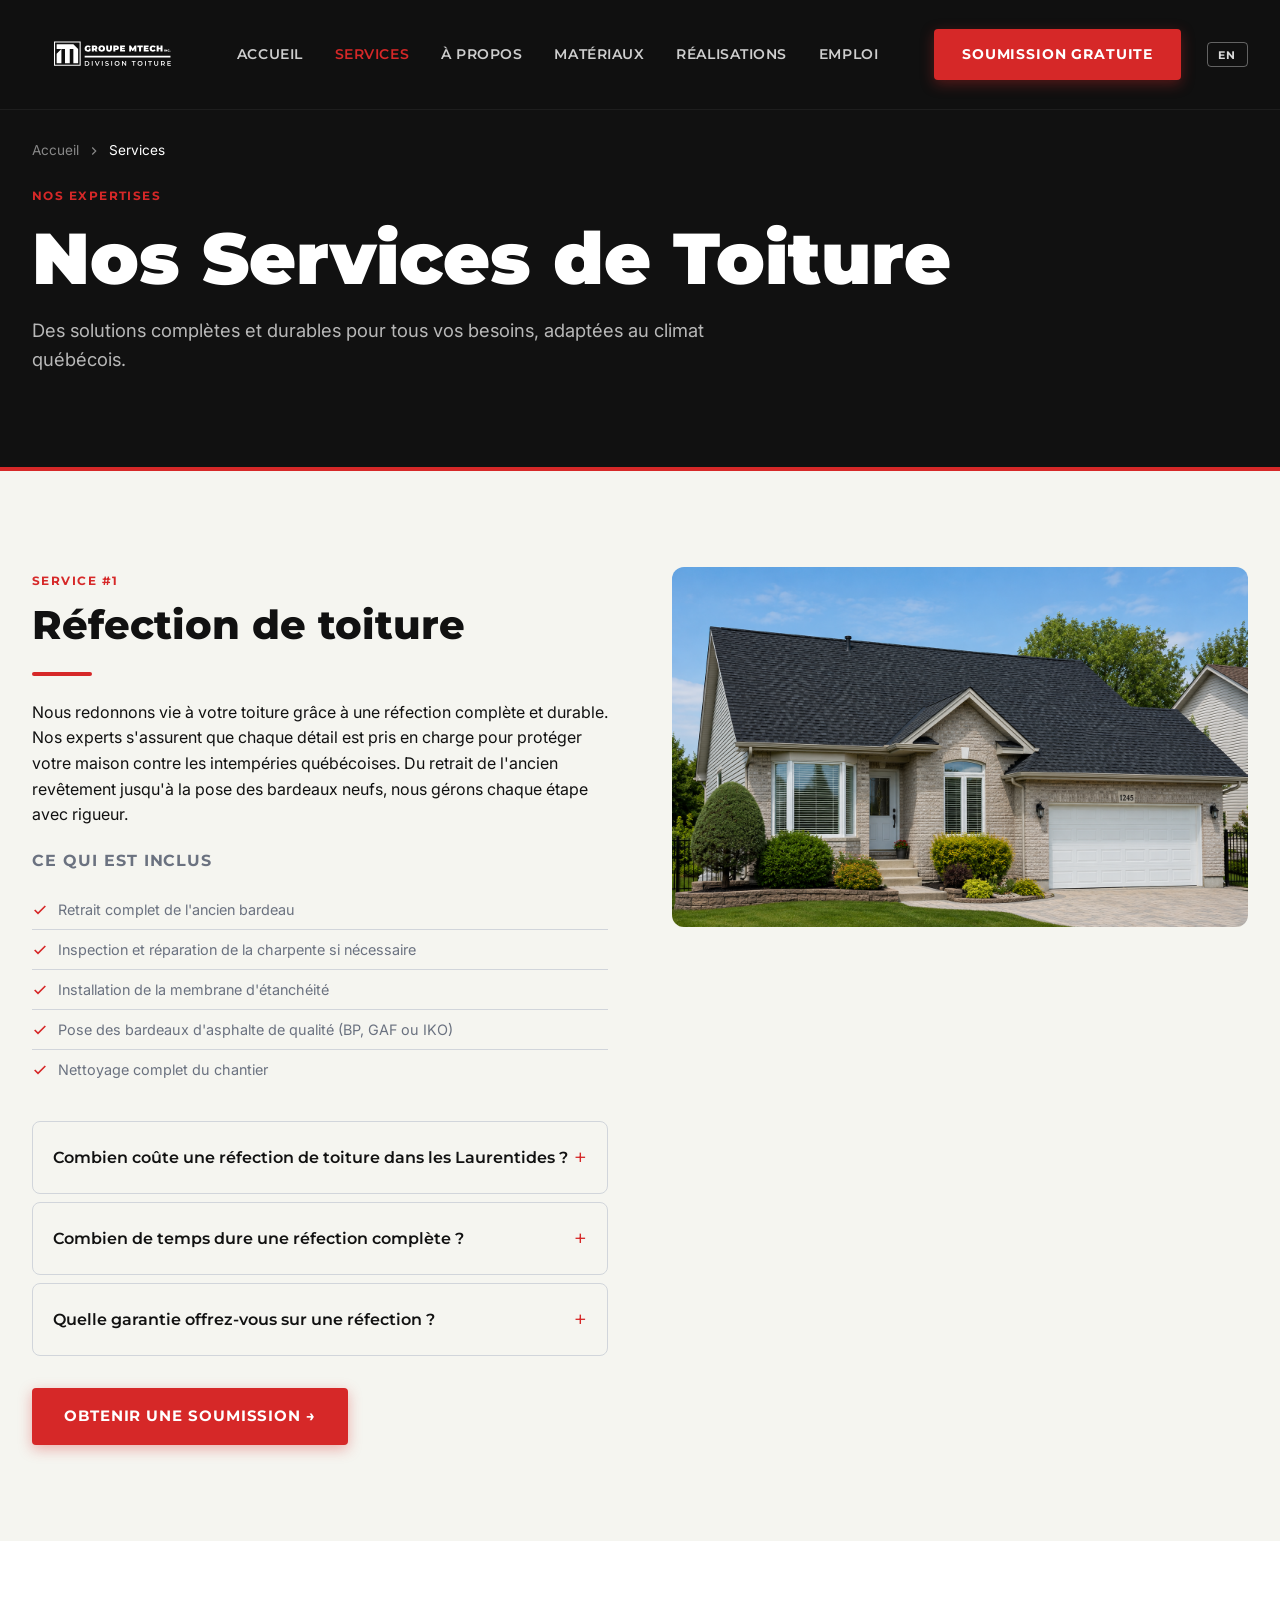
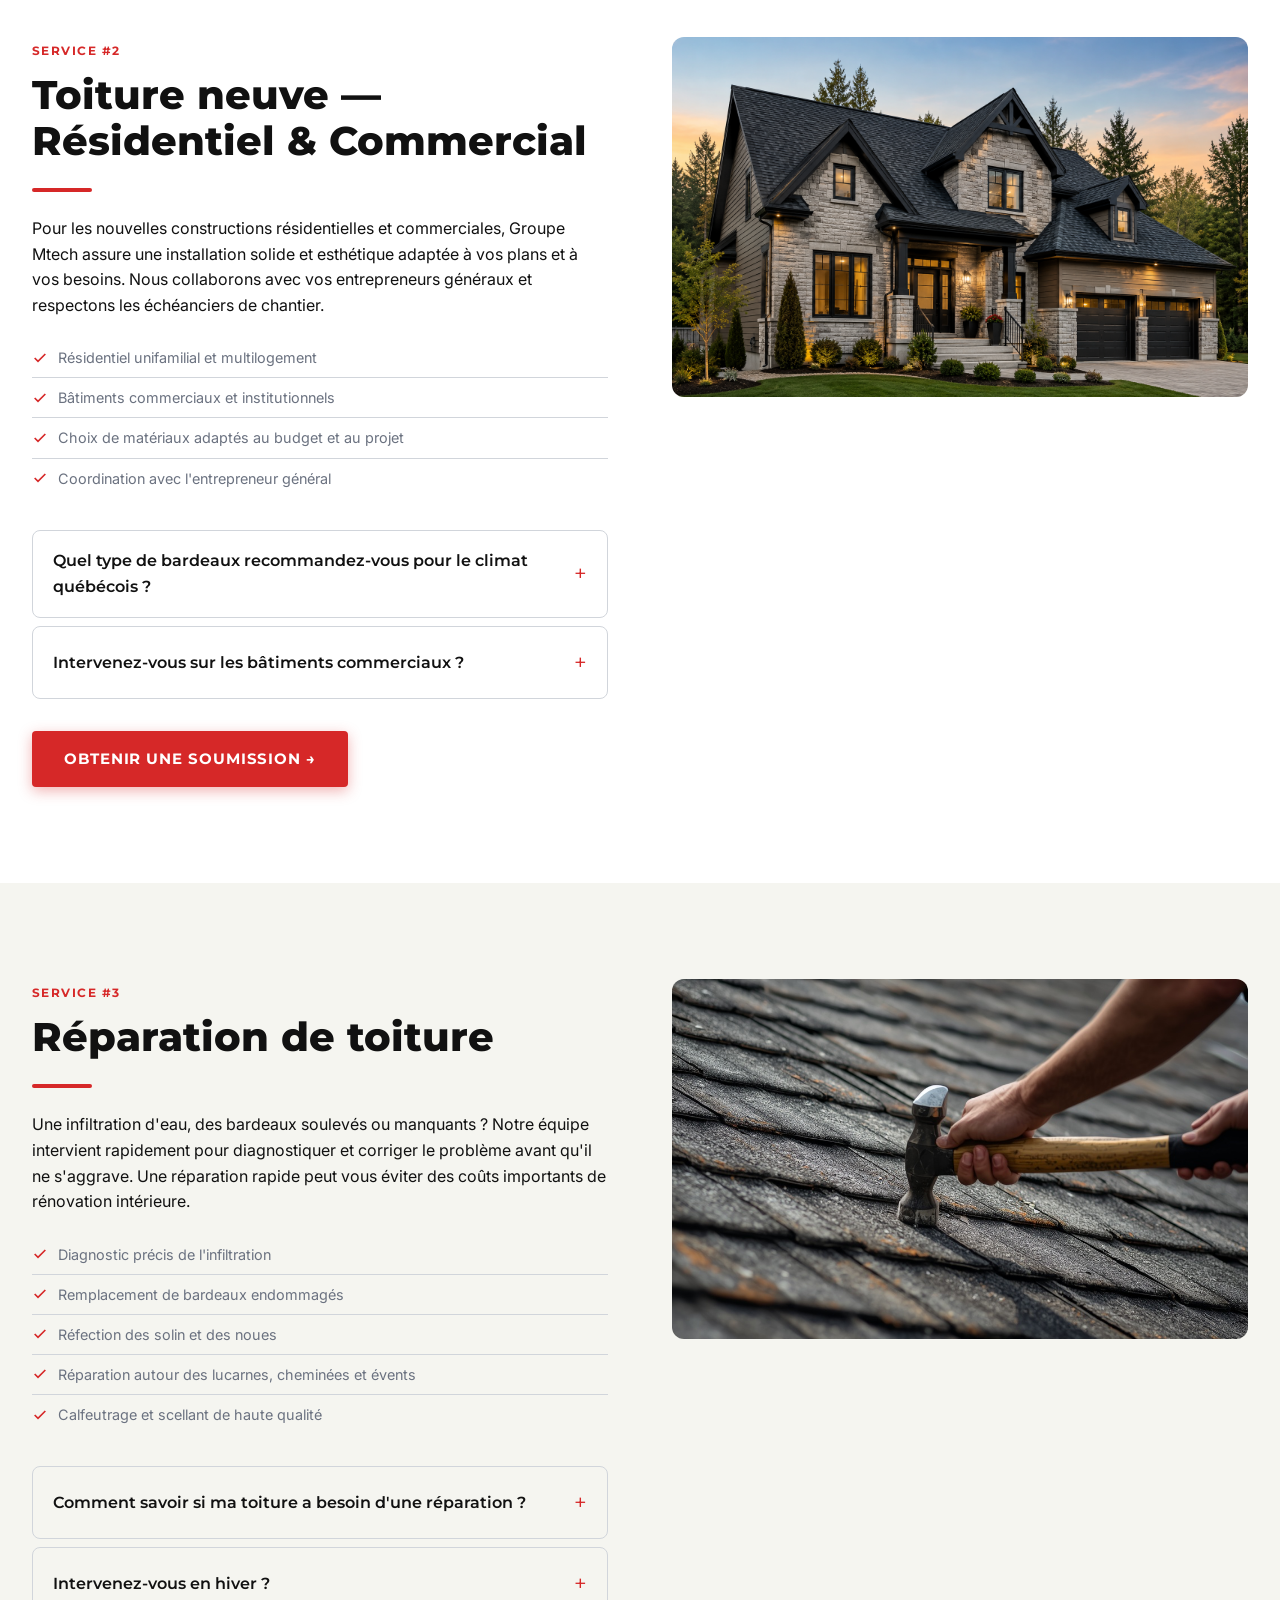
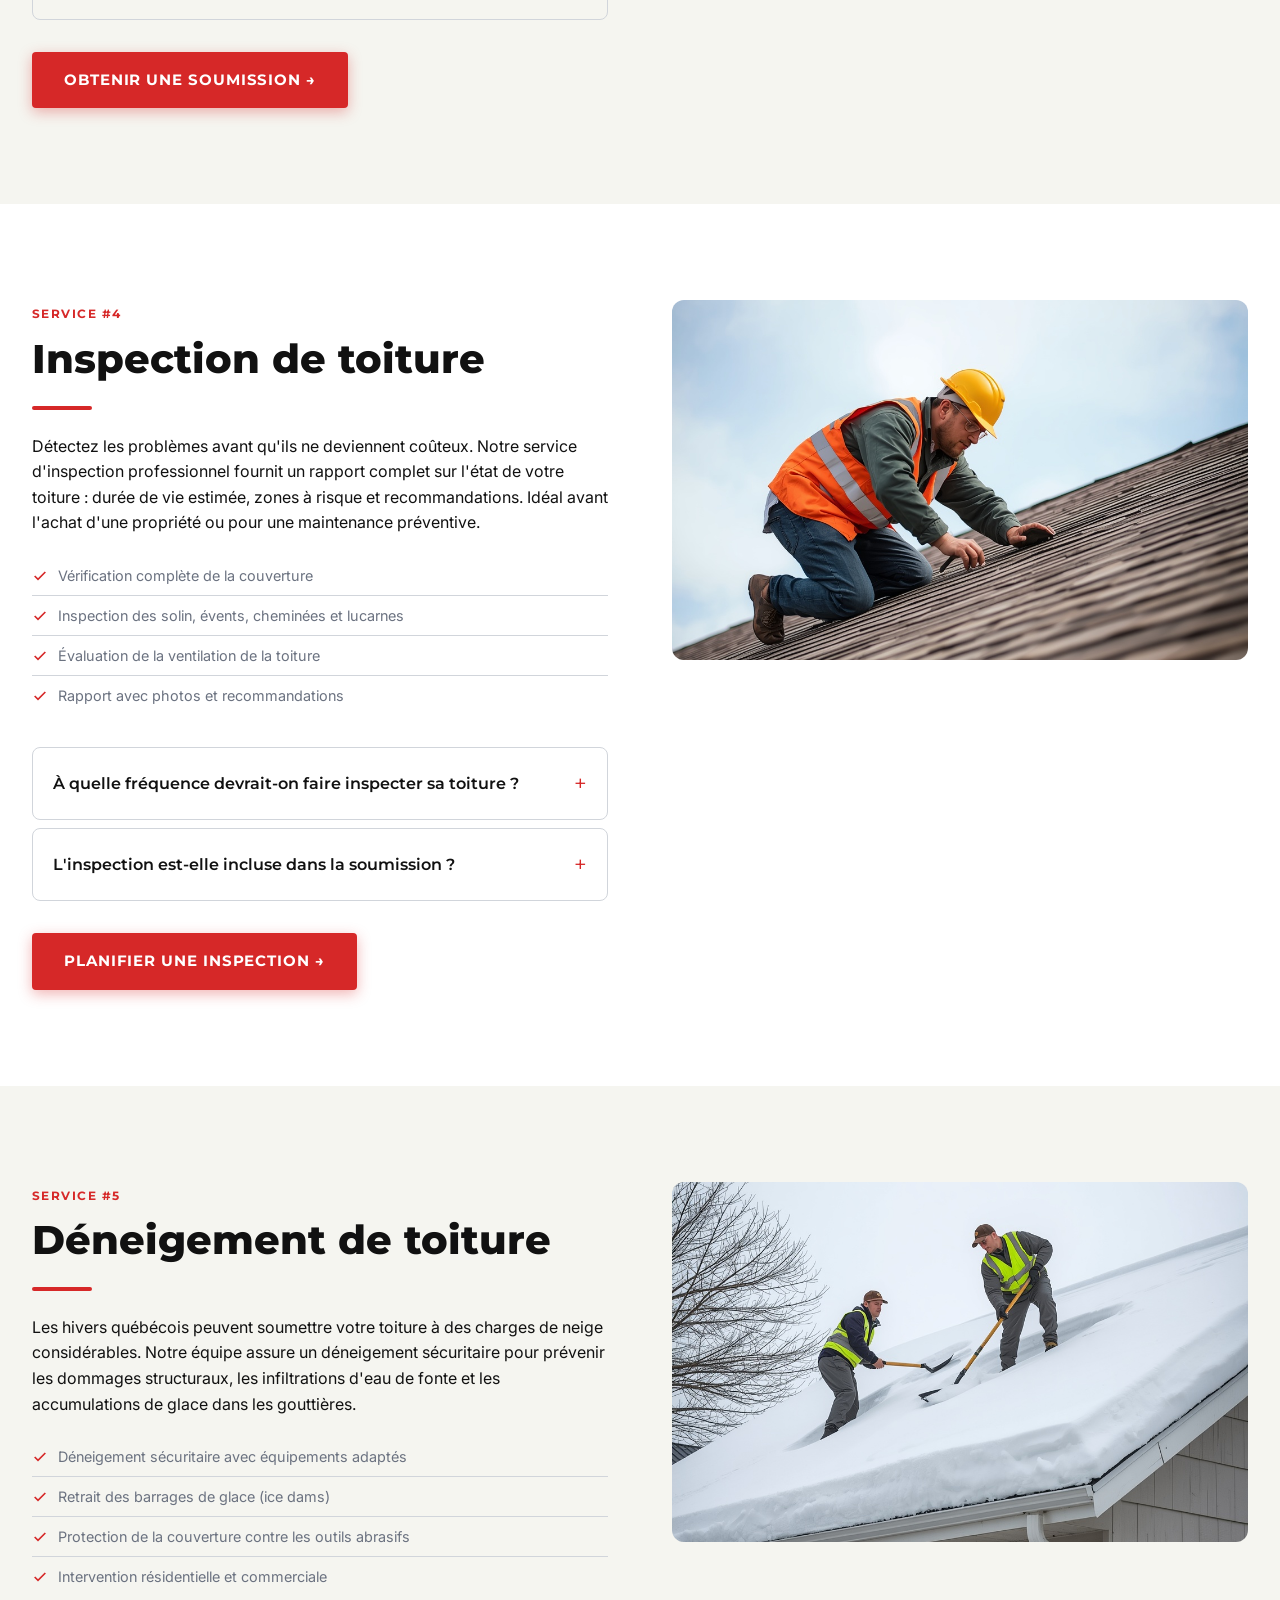
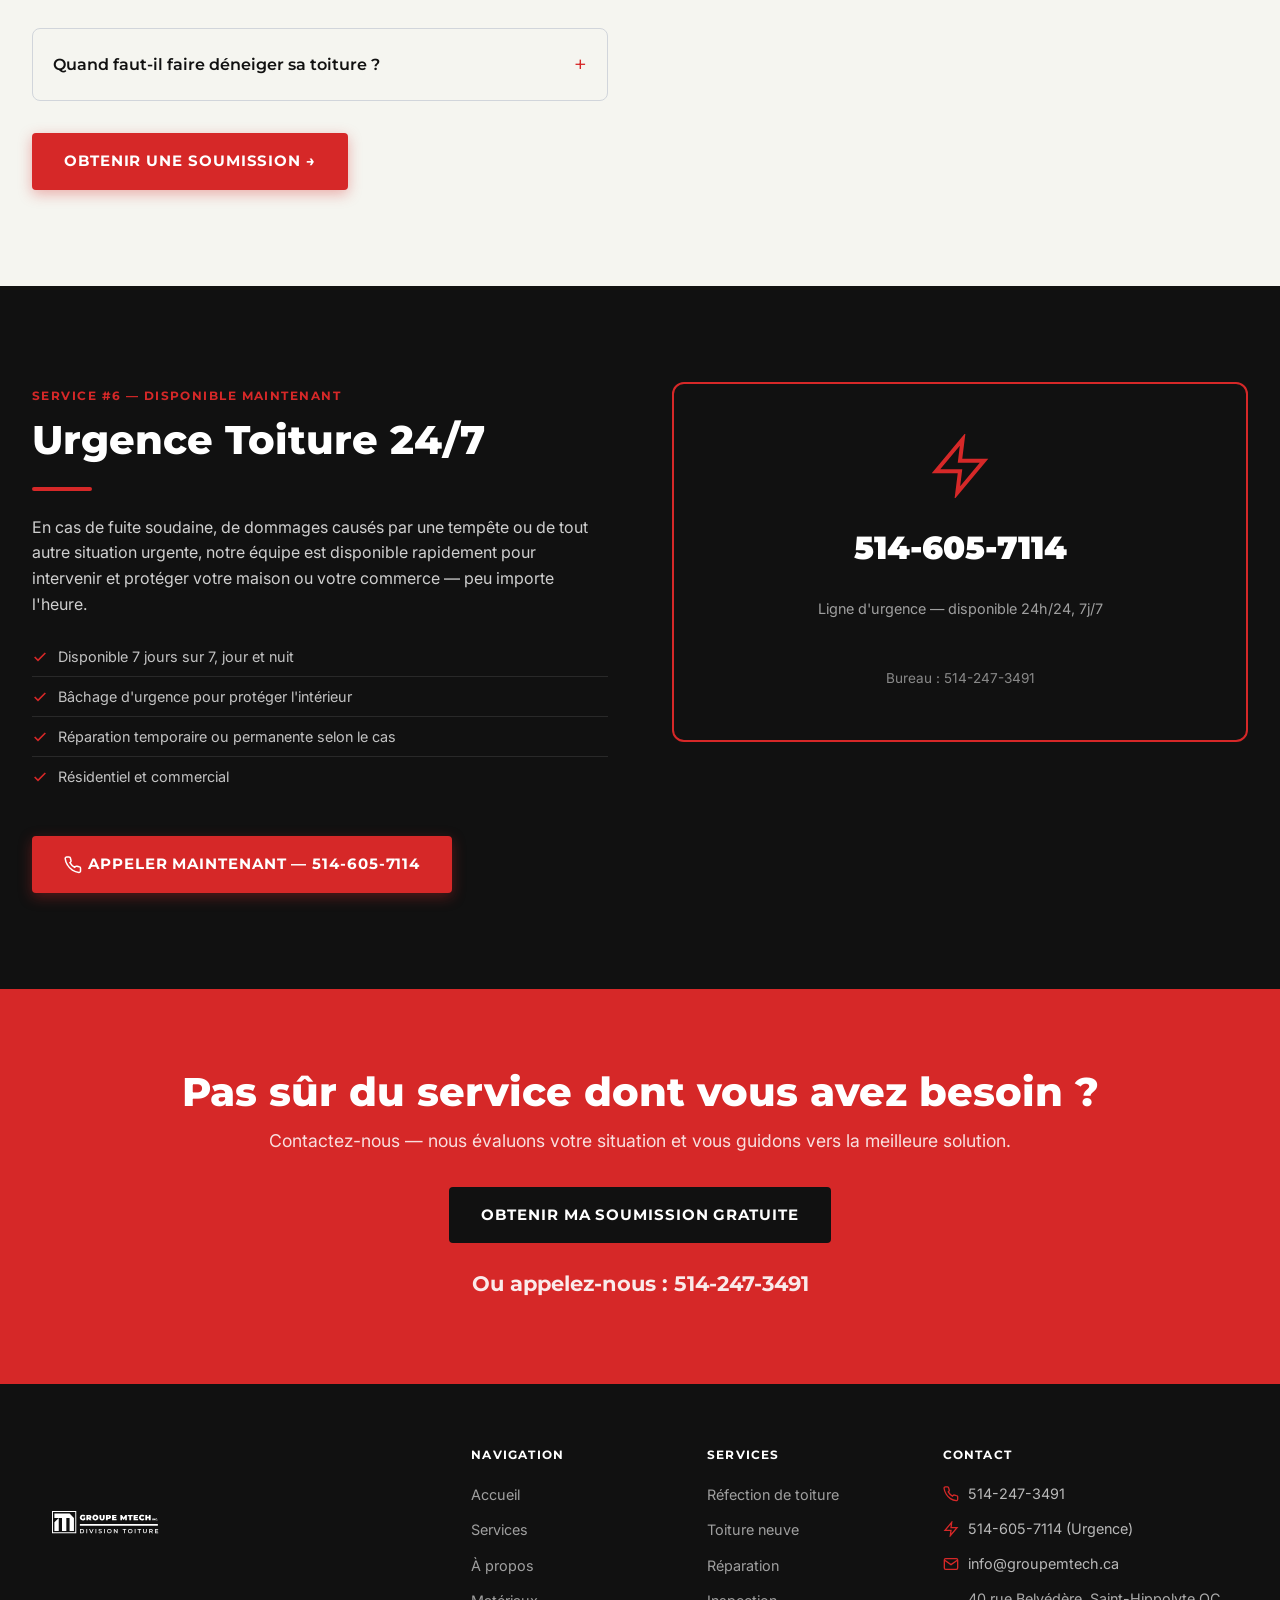
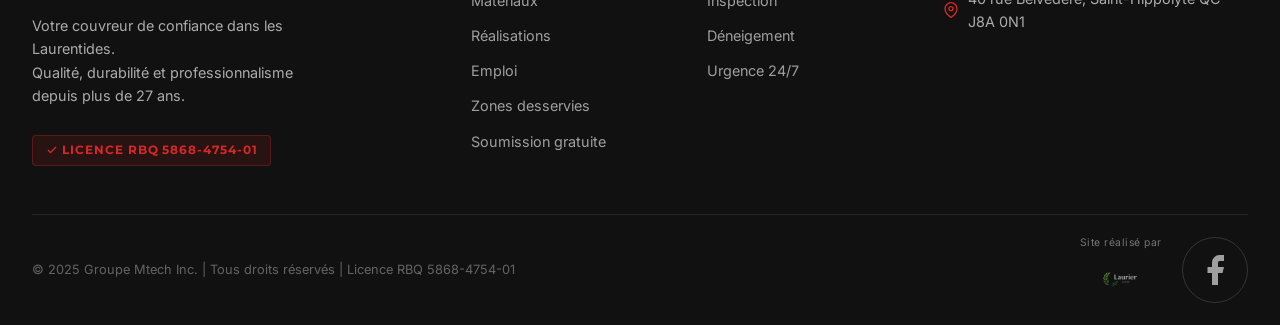
<file: services.html>
<!DOCTYPE html>
<html lang="fr">
<head>
  <meta charset="UTF-8">
  <meta name="viewport" content="width=device-width, initial-scale=1.0">
  <title>Services de Toiture Laurentides | Réfection, Réparation, Urgence | Groupe Mtech</title>
  <meta name="description" content="Réfection de toiture, installation neuve, réparation, inspection, déneigement et urgence 24/7 à Saint-Jérôme, Mirabel, Blainville, Saint-Eustache. Soumission gratuite.">
  <meta name="keywords" content="réfection toiture Laurentides, réparation toit Saint-Jérôme, urgence toiture 24/7, inspection toiture Mirabel, déneigement toiture">
  <meta name="robots" content="index, follow">
  <link rel="icon" type="image/svg+xml" href="Assets/Logo/Icone_Seule.svg">
  <link rel="canonical" href="https://www.groupemtech.ca/services.html">
  <meta property="og:title" content="Services de Toiture | Groupe Mtech Inc. — Laurentides">
  <meta property="og:description" content="Réfection, réparation, installation neuve, inspection, déneigement et urgence 24/7 dans les Laurentides et Montréal.">
  <meta property="og:type" content="website">
  <meta property="og:url" content="https://www.groupemtech.ca/services.html">
  <meta property="og:site_name" content="Groupe Mtech Inc.">
  <meta property="og:locale" content="fr_CA">
  <script type="application/ld+json">{"@context":"https://schema.org","@type":"RoofingContractor","name":"Groupe Mtech Inc.","url":"https://www.groupemtech.ca","telephone":"+1-514-247-3491","email":"info@groupemtech.ca","address":{"@type":"PostalAddress","streetAddress":"40 rue Belvédère","addressLocality":"Saint-Hippolyte","addressRegion":"QC","postalCode":"J8A 0N1","addressCountry":"CA"},"openingHours":"Mo-Fr 07:00-18:00","sameAs":["https://www.facebook.com/profile.php?id=61579399678321"],"identifier":{"@type":"PropertyValue","name":"Licence RBQ","value":"5868-4754-01"}}</script>
  <link rel="preconnect" href="https://fonts.googleapis.com">
  <link rel="preconnect" href="https://fonts.gstatic.com" crossorigin>
  <link href="https://fonts.googleapis.com/css2?family=Montserrat:wght@700;800;900&family=Inter:wght@400;500;600&display=swap" rel="stylesheet">
  <link rel="stylesheet" href="css/style.css">
</head>
<body>

<!-- NAVBAR -->
<header id="navbar">
  <div class="container nav-inner">
    <a href="index.html" class="nav-logo">
      <img src="Assets/Logo/Logo_Horizontale_inc.svg" alt="Logo Groupe Mtech Inc. — Couvreur Laurentides">
    </a>
    <nav class="nav-links" aria-label="Navigation principale">
      <a href="index.html"        data-nav data-i18n="nav.home">Accueil</a>
      <a href="services.html"     data-nav data-i18n="nav.services">Services</a>
      <a href="a-propos.html"     data-nav data-i18n="nav.about">À propos</a>
      <a href="materiaux.html"    data-nav data-i18n="nav.materials">Matériaux</a>
      <a href="realisations.html" data-nav data-i18n="nav.realizations">Réalisations</a>
      <a href="emploi.html"       data-nav data-i18n="nav.jobs">Emploi</a>
    </nav>
    <a href="soumission.html" class="btn btn-primary nav-cta" data-i18n="nav.quote">Soumission gratuite</a>
    <button class="lang-toggle" id="lang-toggle" aria-label="Switch language">EN</button>
    <button class="hamburger" data-i18n-aria="nav.open" aria-label="Ouvrir le menu" aria-expanded="false">
      <span></span><span></span><span></span>
    </button>
  </div>
</header>
<nav class="nav-mobile-overlay" aria-label="Menu mobile">
  <a href="index.html"        data-nav data-i18n="nav.home">Accueil</a>
  <a href="services.html"     data-nav data-i18n="nav.services">Services</a>
  <a href="a-propos.html"     data-nav data-i18n="nav.about">À propos</a>
  <a href="materiaux.html"    data-nav data-i18n="nav.materials">Matériaux</a>
  <a href="realisations.html" data-nav data-i18n="nav.realizations">Réalisations</a>
  <a href="emploi.html"       data-nav data-i18n="nav.jobs">Emploi</a>
  <a href="soumission.html" class="btn btn-primary btn-lg" data-i18n="nav.quote">Soumission gratuite</a>
  <button class="lang-toggle-mobile" aria-label="Switch language">EN</button>
</nav>

<main>

<!-- PAGE HERO -->
<section class="page-hero" aria-labelledby="page-title">
  <div class="container">
    <div class="breadcrumb" aria-label="Fil d'Ariane">
      <a href="index.html" data-i18n="common.breadcrumb.home">Accueil</a>
      <svg width="14" height="14" viewBox="0 0 24 24" fill="none" stroke="currentColor" stroke-width="2" aria-hidden="true"><polyline points="9 18 15 12 9 6"/></svg>
      <span data-i18n="services.breadcrumb">Services</span>
    </div>
    <span class="section-label" data-i18n="services.hero.label">Nos expertises</span>
    <h1 id="page-title" data-i18n="services.hero.title">Nos Services de Toiture</h1>
    <p data-i18n="services.hero.p">Des solutions complètes et durables pour tous vos besoins, adaptées au climat québécois.</p>
  </div>
</section>

<!-- 1. RÉFECTION DE TOITURE -->
<section class="service-detail" id="refection" aria-labelledby="refection-title">
  <div class="container">
    <div class="service-detail-inner">
      <div class="animate-in">
        <span class="section-label" data-i18n="services.s1.label">Service #1</span>
        <h2 id="refection-title" data-i18n="services.s1.title">Réfection de toiture</h2>
        <div class="divider"></div>
        <p>Nous redonnons vie à votre toiture grâce à une réfection complète et durable. Nos experts s'assurent que chaque détail est pris en charge pour protéger votre maison contre les intempéries québécoises. Du retrait de l'ancien revêtement jusqu'à la pose des bardeaux neufs, nous gérons chaque étape avec rigueur.</p>

        <h3 style="margin:1.5rem 0 0.75rem;font-size:1rem;text-transform:uppercase;letter-spacing:.06em;color:var(--midgray)">Ce qui est inclus</h3>
        <ul class="includes-list">
          <li><svg viewBox="0 0 24 24" fill="none" stroke="currentColor" stroke-width="2.5" aria-hidden="true"><polyline points="20 6 9 17 4 12"/></svg> Retrait complet de l'ancien bardeau</li>
          <li><svg viewBox="0 0 24 24" fill="none" stroke="currentColor" stroke-width="2.5" aria-hidden="true"><polyline points="20 6 9 17 4 12"/></svg> Inspection et réparation de la charpente si nécessaire</li>
          <li><svg viewBox="0 0 24 24" fill="none" stroke="currentColor" stroke-width="2.5" aria-hidden="true"><polyline points="20 6 9 17 4 12"/></svg> Installation de la membrane d'étanchéité</li>
          <li><svg viewBox="0 0 24 24" fill="none" stroke="currentColor" stroke-width="2.5" aria-hidden="true"><polyline points="20 6 9 17 4 12"/></svg> Pose des bardeaux d'asphalte de qualité (BP, GAF ou IKO)</li>
          <li><svg viewBox="0 0 24 24" fill="none" stroke="currentColor" stroke-width="2.5" aria-hidden="true"><polyline points="20 6 9 17 4 12"/></svg> Nettoyage complet du chantier</li>
        </ul>

        <div class="faq" aria-label="Foire aux questions — Réfection">
          <details>
            <summary>Combien coûte une réfection de toiture dans les Laurentides ?</summary>
            <div class="faq-body">Le coût varie selon la surface, la pente et les matériaux choisis. Nous offrons des soumissions gratuites et sans engagement — contactez-nous pour obtenir un prix précis adapté à votre projet.</div>
          </details>
          <details>
            <summary>Combien de temps dure une réfection complète ?</summary>
            <div class="faq-body">La plupart des réfections résidentielles se complètent en 1 à 3 jours selon la taille du toit et les conditions météorologiques. Notre équipe s'efforce de minimiser les perturbations.</div>
          </details>
          <details>
            <summary>Quelle garantie offrez-vous sur une réfection ?</summary>
            <div class="faq-body">Nous offrons les garanties fabricant sur les matériaux (jusqu'à 50 ans pour certains bardeaux BP et IKO) ainsi qu'une garantie sur notre main-d'œuvre. Les détails sont précisés dans votre contrat.</div>
          </details>
        </div>

        <div style="margin-top:2rem"><a href="soumission.html" class="btn btn-primary btn-lg">Obtenir une soumission →</a></div>
      </div>
      <div class="service-detail-visual animate-in stagger-2">
        <img src="Assets/photos/services/New_Roof_On_Old_House.png" alt="Réfection de toiture complète par Groupe Mtech dans les Laurentides" loading="lazy">
      </div>
    </div>
  </div>
</section>

<!-- 2. TOITURE NEUVE -->
<section class="service-detail" id="neuve" aria-labelledby="neuve-title">
  <div class="container">
    <div class="service-detail-inner">
      <div class="animate-in">
        <span class="section-label" data-i18n="services.s2.label">Service #2</span>
        <h2 id="neuve-title" data-i18n="services.s2.title">Toiture neuve — Résidentiel &amp; Commercial</h2>
        <div class="divider"></div>
        <p>Pour les nouvelles constructions résidentielles et commerciales, Groupe Mtech assure une installation solide et esthétique adaptée à vos plans et à vos besoins. Nous collaborons avec vos entrepreneurs généraux et respectons les échéanciers de chantier.</p>

        <ul class="includes-list">
          <li><svg viewBox="0 0 24 24" fill="none" stroke="currentColor" stroke-width="2.5" aria-hidden="true"><polyline points="20 6 9 17 4 12"/></svg> Résidentiel unifamilial et multilogement</li>
          <li><svg viewBox="0 0 24 24" fill="none" stroke="currentColor" stroke-width="2.5" aria-hidden="true"><polyline points="20 6 9 17 4 12"/></svg> Bâtiments commerciaux et institutionnels</li>
          <li><svg viewBox="0 0 24 24" fill="none" stroke="currentColor" stroke-width="2.5" aria-hidden="true"><polyline points="20 6 9 17 4 12"/></svg> Choix de matériaux adaptés au budget et au projet</li>
          <li><svg viewBox="0 0 24 24" fill="none" stroke="currentColor" stroke-width="2.5" aria-hidden="true"><polyline points="20 6 9 17 4 12"/></svg> Coordination avec l'entrepreneur général</li>
        </ul>

        <div class="faq" aria-label="Foire aux questions — Toiture neuve">
          <details>
            <summary>Quel type de bardeaux recommandez-vous pour le climat québécois ?</summary>
            <div class="faq-body">Nous recommandons les bardeaux architecturaux (laminés) des marques BP, IKO ou GAF. Ils offrent une meilleure résistance aux vents forts, au gel-dégel et à la grêle tout en ayant une esthétique supérieure aux bardeaux à 3 pattes.</div>
          </details>
          <details>
            <summary>Intervenez-vous sur les bâtiments commerciaux ?</summary>
            <div class="faq-body">Oui, nous réalisons des projets commerciaux de toutes tailles dans les Laurentides, sur la Rive-Nord et à Montréal. Contactez-nous pour discuter de votre projet.</div>
          </details>
        </div>

        <div style="margin-top:2rem"><a href="soumission.html" class="btn btn-primary btn-lg">Obtenir une soumission →</a></div>
      </div>
      <div class="service-detail-visual animate-in stagger-2">
        <img src="Assets/photos/services/New_Roof_On_New_House.png" alt="Installation de toiture neuve en bardeaux d'asphalte par Groupe Mtech" loading="lazy">
      </div>
    </div>
  </div>
</section>

<!-- 3. RÉPARATION -->
<section class="service-detail" id="reparation" aria-labelledby="reparation-title">
  <div class="container">
    <div class="service-detail-inner">
      <div class="animate-in">
        <span class="section-label" data-i18n="services.s3.label">Service #3</span>
        <h2 id="reparation-title" data-i18n="services.s3.title">Réparation de toiture</h2>
        <div class="divider"></div>
        <p>Une infiltration d'eau, des bardeaux soulevés ou manquants ? Notre équipe intervient rapidement pour diagnostiquer et corriger le problème avant qu'il ne s'aggrave. Une réparation rapide peut vous éviter des coûts importants de rénovation intérieure.</p>

        <ul class="includes-list">
          <li><svg viewBox="0 0 24 24" fill="none" stroke="currentColor" stroke-width="2.5" aria-hidden="true"><polyline points="20 6 9 17 4 12"/></svg> Diagnostic précis de l'infiltration</li>
          <li><svg viewBox="0 0 24 24" fill="none" stroke="currentColor" stroke-width="2.5" aria-hidden="true"><polyline points="20 6 9 17 4 12"/></svg> Remplacement de bardeaux endommagés</li>
          <li><svg viewBox="0 0 24 24" fill="none" stroke="currentColor" stroke-width="2.5" aria-hidden="true"><polyline points="20 6 9 17 4 12"/></svg> Réfection des solin et des noues</li>
          <li><svg viewBox="0 0 24 24" fill="none" stroke="currentColor" stroke-width="2.5" aria-hidden="true"><polyline points="20 6 9 17 4 12"/></svg> Réparation autour des lucarnes, cheminées et évents</li>
          <li><svg viewBox="0 0 24 24" fill="none" stroke="currentColor" stroke-width="2.5" aria-hidden="true"><polyline points="20 6 9 17 4 12"/></svg> Calfeutrage et scellant de haute qualité</li>
        </ul>

        <div class="faq" aria-label="Foire aux questions — Réparation">
          <details>
            <summary>Comment savoir si ma toiture a besoin d'une réparation ?</summary>
            <div class="faq-body">Signes à surveiller : taches d'humidité au plafond, bardeaux manquants ou courbés, granules accumulées dans les gouttières, mousse ou algues visibles, et solin décollé autour des cheminées ou des lucarnes. En cas de doute, une inspection professionnelle est recommandée.</div>
          </details>
          <details>
            <summary>Intervenez-vous en hiver ?</summary>
            <div class="faq-body">Oui, nous effectuons des réparations d'urgence en hiver. Certains travaux plus importants peuvent être limités par les températures extrêmes, mais nous trouvons toujours une solution pour sécuriser votre toiture.</div>
          </details>
        </div>

        <div style="margin-top:2rem"><a href="soumission.html" class="btn btn-primary btn-lg">Obtenir une soumission →</a></div>
      </div>
      <div class="service-detail-visual animate-in stagger-2">
        <img src="Assets/photos/services/RoofReparation.jpg" alt="Réparation de toiture par les couvreurs de Groupe Mtech" loading="lazy">
      </div>
    </div>
  </div>
</section>

<!-- 4. INSPECTION -->
<section class="service-detail" id="inspection" aria-labelledby="inspection-title">
  <div class="container">
    <div class="service-detail-inner">
      <div class="animate-in">
        <span class="section-label" data-i18n="services.s4.label">Service #4</span>
        <h2 id="inspection-title" data-i18n="services.s4.title">Inspection de toiture</h2>
        <div class="divider"></div>
        <p>Détectez les problèmes avant qu'ils ne deviennent coûteux. Notre service d'inspection professionnel fournit un rapport complet sur l'état de votre toiture : durée de vie estimée, zones à risque et recommandations. Idéal avant l'achat d'une propriété ou pour une maintenance préventive.</p>

        <ul class="includes-list">
          <li><svg viewBox="0 0 24 24" fill="none" stroke="currentColor" stroke-width="2.5" aria-hidden="true"><polyline points="20 6 9 17 4 12"/></svg> Vérification complète de la couverture</li>
          <li><svg viewBox="0 0 24 24" fill="none" stroke="currentColor" stroke-width="2.5" aria-hidden="true"><polyline points="20 6 9 17 4 12"/></svg> Inspection des solin, évents, cheminées et lucarnes</li>
          <li><svg viewBox="0 0 24 24" fill="none" stroke="currentColor" stroke-width="2.5" aria-hidden="true"><polyline points="20 6 9 17 4 12"/></svg> Évaluation de la ventilation de la toiture</li>
          <li><svg viewBox="0 0 24 24" fill="none" stroke="currentColor" stroke-width="2.5" aria-hidden="true"><polyline points="20 6 9 17 4 12"/></svg> Rapport avec photos et recommandations</li>
        </ul>

        <div class="faq" aria-label="Foire aux questions — Inspection">
          <details>
            <summary>À quelle fréquence devrait-on faire inspecter sa toiture ?</summary>
            <div class="faq-body">Nous recommandons une inspection tous les 2 à 3 ans pour les toitures de moins de 10 ans, et annuellement pour les toitures plus âgées. Un contrôle après une tempête importante est aussi fortement conseillé.</div>
          </details>
          <details>
            <summary>L'inspection est-elle incluse dans la soumission ?</summary>
            <div class="faq-body">Lors d'une visite pour soumission de réfection ou de réparation majeure, nous effectuons une inspection de base incluse dans notre évaluation. L'inspection préventive autonome est un service distinct — contactez-nous pour les tarifs.</div>
          </details>
        </div>

        <div style="margin-top:2rem"><a href="soumission.html" class="btn btn-primary btn-lg">Planifier une inspection →</a></div>
      </div>
      <div class="service-detail-visual animate-in stagger-2">
        <img src="Assets/photos/services/RoofInspection.jpg" alt="Inspection de toiture certifiée par Groupe Mtech dans les Laurentides" loading="lazy">
      </div>
    </div>
  </div>
</section>

<!-- 5. DÉNEIGEMENT -->
<section class="service-detail" id="deneigement" aria-labelledby="deneigement-title">
  <div class="container">
    <div class="service-detail-inner">
      <div class="animate-in">
        <span class="section-label" data-i18n="services.s5.label">Service #5</span>
        <h2 id="deneigement-title" data-i18n="services.s5.title">Déneigement de toiture</h2>
        <div class="divider"></div>
        <p>Les hivers québécois peuvent soumettre votre toiture à des charges de neige considérables. Notre équipe assure un déneigement sécuritaire pour prévenir les dommages structuraux, les infiltrations d'eau de fonte et les accumulations de glace dans les gouttières.</p>

        <ul class="includes-list">
          <li><svg viewBox="0 0 24 24" fill="none" stroke="currentColor" stroke-width="2.5" aria-hidden="true"><polyline points="20 6 9 17 4 12"/></svg> Déneigement sécuritaire avec équipements adaptés</li>
          <li><svg viewBox="0 0 24 24" fill="none" stroke="currentColor" stroke-width="2.5" aria-hidden="true"><polyline points="20 6 9 17 4 12"/></svg> Retrait des barrages de glace (ice dams)</li>
          <li><svg viewBox="0 0 24 24" fill="none" stroke="currentColor" stroke-width="2.5" aria-hidden="true"><polyline points="20 6 9 17 4 12"/></svg> Protection de la couverture contre les outils abrasifs</li>
          <li><svg viewBox="0 0 24 24" fill="none" stroke="currentColor" stroke-width="2.5" aria-hidden="true"><polyline points="20 6 9 17 4 12"/></svg> Intervention résidentielle et commerciale</li>
        </ul>

        <div class="faq" aria-label="Foire aux questions — Déneigement">
          <details>
            <summary>Quand faut-il faire déneiger sa toiture ?</summary>
            <div class="faq-body">Il est recommandé de faire déneiger votre toiture lorsque l'accumulation de neige dépasse 30 à 45 cm, lors d'une pluie verglaçante significative, ou si vous remarquez des signes de flexion ou de craquement de la structure. Les toitures plates ou à faible pente doivent être vérifiées plus fréquemment.</div>
          </details>
        </div>

        <div style="margin-top:2rem"><a href="soumission.html" class="btn btn-primary btn-lg">Obtenir une soumission →</a></div>
      </div>
      <div class="service-detail-visual animate-in stagger-2">
        <img src="Assets/photos/services/RoofShoveling.jpg" alt="Déneigement de toiture sécuritaire par Groupe Mtech dans les Laurentides" loading="lazy">
      </div>
    </div>
  </div>
</section>

<!-- 6. URGENCE 24/7 -->
<section class="service-detail section--dark" id="urgence" aria-labelledby="urgence-title" style="padding:var(--section-py) 0">
  <div class="container">
    <div class="service-detail-inner">
      <div class="animate-in">
        <span class="section-label" style="color:var(--red)" data-i18n="services.s6.label">Service #6 — Disponible maintenant</span>
        <h2 id="urgence-title" class="text-white" data-i18n="services.s6.title">Urgence Toiture 24/7</h2>
        <div class="divider"></div>
        <p style="color:rgba(255,255,255,0.8)">En cas de fuite soudaine, de dommages causés par une tempête ou de tout autre situation urgente, notre équipe est disponible rapidement pour intervenir et protéger votre maison ou votre commerce — peu importe l'heure.</p>

        <ul class="includes-list" style="border-color:rgba(255,255,255,0.1)">
          <li style="border-color:rgba(255,255,255,0.1);color:rgba(255,255,255,0.75)"><svg viewBox="0 0 24 24" fill="none" stroke="currentColor" stroke-width="2.5" aria-hidden="true"><polyline points="20 6 9 17 4 12"/></svg> Disponible 7 jours sur 7, jour et nuit</li>
          <li style="border-color:rgba(255,255,255,0.1);color:rgba(255,255,255,0.75)"><svg viewBox="0 0 24 24" fill="none" stroke="currentColor" stroke-width="2.5" aria-hidden="true"><polyline points="20 6 9 17 4 12"/></svg> Bâchage d'urgence pour protéger l'intérieur</li>
          <li style="border-color:rgba(255,255,255,0.1);color:rgba(255,255,255,0.75)"><svg viewBox="0 0 24 24" fill="none" stroke="currentColor" stroke-width="2.5" aria-hidden="true"><polyline points="20 6 9 17 4 12"/></svg> Réparation temporaire ou permanente selon le cas</li>
          <li style="border-color:rgba(255,255,255,0.1);color:rgba(255,255,255,0.75)"><svg viewBox="0 0 24 24" fill="none" stroke="currentColor" stroke-width="2.5" aria-hidden="true"><polyline points="20 6 9 17 4 12"/></svg> Résidentiel et commercial</li>
        </ul>

        <div style="margin-top:2.5rem;display:flex;gap:1rem;flex-wrap:wrap">
          <a href="tel:+15146057114" class="btn btn-primary btn-lg">
            <svg width="18" height="18" viewBox="0 0 24 24" fill="none" stroke="currentColor" stroke-width="2" aria-hidden="true"><path d="M22 16.92v3a2 2 0 0 1-2.18 2 19.79 19.79 0 0 1-8.63-3.07A19.5 19.5 0 0 1 4.69 12 19.79 19.79 0 0 1 1.61 3.41 2 2 0 0 1 3.6 1.24h3a2 2 0 0 1 2 1.72c.127.96.361 1.903.7 2.81a2 2 0 0 1-.45 2.11L7.91 8.81a16 16 0 0 0 6.29 6.29l.95-.95a2 2 0 0 1 2.11-.45c.907.339 1.85.573 2.81.7A2 2 0 0 1 22 16.92z"/></svg>
            Appeler maintenant — 514-605-7114
          </a>
        </div>
      </div>
      <div class="service-detail-visual emergency-visual animate-in stagger-2">
        <svg width="64" height="64" viewBox="0 0 24 24" fill="none" stroke="var(--red)" stroke-width="1.5" aria-hidden="true"><polygon points="13 2 3 14 12 14 11 22 21 10 12 10 13 2"/></svg>
        <div class="big-phone">514-605-7114</div>
        <p>Ligne d'urgence — disponible 24h/24, 7j/7</p>
        <a href="tel:+15142473491" style="color:rgba(255,255,255,0.5);font-size:0.85rem;margin-top:0.5rem">Bureau : 514-247-3491</a>
      </div>
    </div>
  </div>
</section>

<!-- CTA -->
<section class="cta-section" aria-label="Appel à l'action">
  <div class="container text-center animate-in">
    <h2 data-i18n="services.cta.title">Pas sûr du service dont vous avez besoin ?</h2>
    <p data-i18n="services.cta.p">Contactez-nous — nous évaluons votre situation et vous guidons vers la meilleure solution.</p>
    <a href="soumission.html" class="btn btn-dark btn-lg" data-i18n="services.cta.btn">Obtenir ma soumission gratuite</a>
    <div class="cta-phone"><span data-i18n="services.cta.phone">Ou appelez-nous :</span> <a href="tel:+15142473491">514-247-3491</a></div>
  </div>
</section>

</main>

<!-- FOOTER -->
<footer id="footer" aria-label="Pied de page">
  <div class="container">
    <div class="footer-grid">
      <div class="footer-brand">
        <img src="Assets/Logo/Logo_Horizontale_inc.svg" alt="Logo Groupe Mtech Inc.">
        <p data-i18n="footer.brand">Votre couvreur de confiance dans les Laurentides.<br>Qualité, durabilité et professionnalisme depuis plus de 27 ans.</p>
        <div class="footer-rbq">
          <svg width="12" height="12" viewBox="0 0 24 24" fill="none" stroke="currentColor" stroke-width="2.5" aria-hidden="true"><polyline points="20 6 9 17 4 12"/></svg>
          Licence RBQ 5868-4754-01
        </div>
      </div>
      <div class="footer-col">
        <h4 data-i18n="footer.nav">Navigation</h4>
        <ul>
          <li><a href="index.html"        data-i18n="footer.nav.home">Accueil</a></li>
          <li><a href="services.html"     data-i18n="footer.nav.services">Services</a></li>
          <li><a href="a-propos.html"     data-i18n="footer.nav.about">À propos</a></li>
          <li><a href="materiaux.html"    data-i18n="footer.nav.materials">Matériaux</a></li>
          <li><a href="realisations.html" data-i18n="footer.nav.realizations">Réalisations</a></li>
          <li><a href="emploi.html"       data-i18n="footer.nav.jobs">Emploi</a></li>
          <li><a href="zones.html"        data-i18n="footer.nav.zones">Zones desservies</a></li>
          <li><a href="soumission.html"   data-i18n="footer.nav.quote">Soumission gratuite</a></li>
        </ul>
      </div>
      <div class="footer-col">
        <h4 data-i18n="footer.services">Services</h4>
        <ul>
          <li><a href="#refection"   data-i18n="footer.svc.refection">Réfection de toiture</a></li>
          <li><a href="#neuve"       data-i18n="footer.svc.neuve">Toiture neuve</a></li>
          <li><a href="#reparation"  data-i18n="footer.svc.reparation">Réparation</a></li>
          <li><a href="#inspection"  data-i18n="footer.svc.inspection">Inspection</a></li>
          <li><a href="#deneigement" data-i18n="footer.svc.deneigement">Déneigement</a></li>
          <li><a href="#urgence"     data-i18n="footer.svc.urgence">Urgence 24/7</a></li>
        </ul>
      </div>
      <div class="footer-col">
        <h4 data-i18n="footer.contact">Contact</h4>
        <div class="footer-contact-item">
          <svg viewBox="0 0 24 24" fill="none" stroke="currentColor" stroke-width="2" aria-hidden="true"><path d="M22 16.92v3a2 2 0 0 1-2.18 2 19.79 19.79 0 0 1-8.63-3.07A19.5 19.5 0 0 1 4.69 12 19.79 19.79 0 0 1 1.61 3.41 2 2 0 0 1 3.6 1.24h3a2 2 0 0 1 2 1.72c.127.96.361 1.903.7 2.81a2 2 0 0 1-.45 2.11L7.91 8.81a16 16 0 0 0 6.29 6.29l.95-.95a2 2 0 0 1 2.11-.45c.907.339 1.85.573 2.81.7A2 2 0 0 1 22 16.92z"/></svg>
          <a href="tel:+15142473491">514-247-3491</a>
        </div>
        <div class="footer-contact-item">
          <svg viewBox="0 0 24 24" fill="none" stroke="currentColor" stroke-width="2" aria-hidden="true"><polygon points="13 2 3 14 12 14 11 22 21 10 12 10 13 2"/></svg>
          <a href="tel:+15146057114" data-i18n="footer.emergency">514-605-7114 (Urgence)</a>
        </div>
        <div class="footer-contact-item">
          <svg viewBox="0 0 24 24" fill="none" stroke="currentColor" stroke-width="2" aria-hidden="true"><path d="M4 4h16c1.1 0 2 .9 2 2v12c0 1.1-.9 2-2 2H4c-1.1 0-2-.9-2-2V6c0-1.1.9-2 2-2z"/><polyline points="22,6 12,13 2,6"/></svg>
          <a href="mailto:info@groupemtech.ca">info@groupemtech.ca</a>
        </div>
        <div class="footer-contact-item">
          <svg viewBox="0 0 24 24" fill="none" stroke="currentColor" stroke-width="2" aria-hidden="true"><path d="M21 10c0 7-9 13-9 13s-9-6-9-13a9 9 0 0 1 18 0z"/><circle cx="12" cy="10" r="3"/></svg>
          <span>40 rue Belvédère, Saint-Hippolyte QC J8A 0N1</span>
        </div>
      </div>
    </div>
    <div class="footer-bottom">
      <p data-i18n="footer.copyright">© 2025 Groupe Mtech Inc. | Tous droits réservés | Licence RBQ 5868-4754-01</p>
      <div style="display:flex;align-items:center;gap:1.25rem">
        <a href="https://www.laurierweb.ca" target="_blank" rel="noopener" aria-label="Site réalisé par LaurierWeb" style="display:flex;flex-direction:column;align-items:center;gap:0.2rem;opacity:0.7;transition:opacity 0.3s" onmouseover="this.style.opacity='1'" onmouseout="this.style.opacity='0.7'">
          <span style="color:rgba(255,255,255,0.6);font-size:0.65rem;letter-spacing:0.05em;white-space:nowrap" data-i18n="footer.madeby">Site réalisé par</span>
          <img src="Assets/Logo/logolaurier.png" alt="LaurierWeb — Création de sites web" style="height:50px;width:auto">
        </a>
        <div class="footer-social">
          <a href="https://www.facebook.com/profile.php?id=61579399678321" target="_blank" rel="noopener" aria-label="Page Facebook Groupe Mtech Inc.">
            <svg viewBox="0 0 24 24" fill="currentColor" aria-hidden="true"><path d="M18 2h-3a5 5 0 0 0-5 5v3H7v4h3v8h4v-8h3l1-4h-4V7a1 1 0 0 1 1-1h3z"/></svg>
          </a>
        </div>
      </div>
    </div>
  </div>
</footer>

<a href="tel:+15146057114" class="urgency-float" aria-label="Urgence toiture 514-605-7114">
  <svg viewBox="0 0 24 24" fill="none" stroke="currentColor" stroke-width="2" aria-hidden="true"><polygon points="13 2 3 14 12 14 11 22 21 10 12 10 13 2"/></svg>
  <span data-i18n="common.emergency">Urgence 24/7</span>
</a>

<script src="js/main.js"></script>
<script src="js/i18n.js"></script>
</body>
</html>
</file>
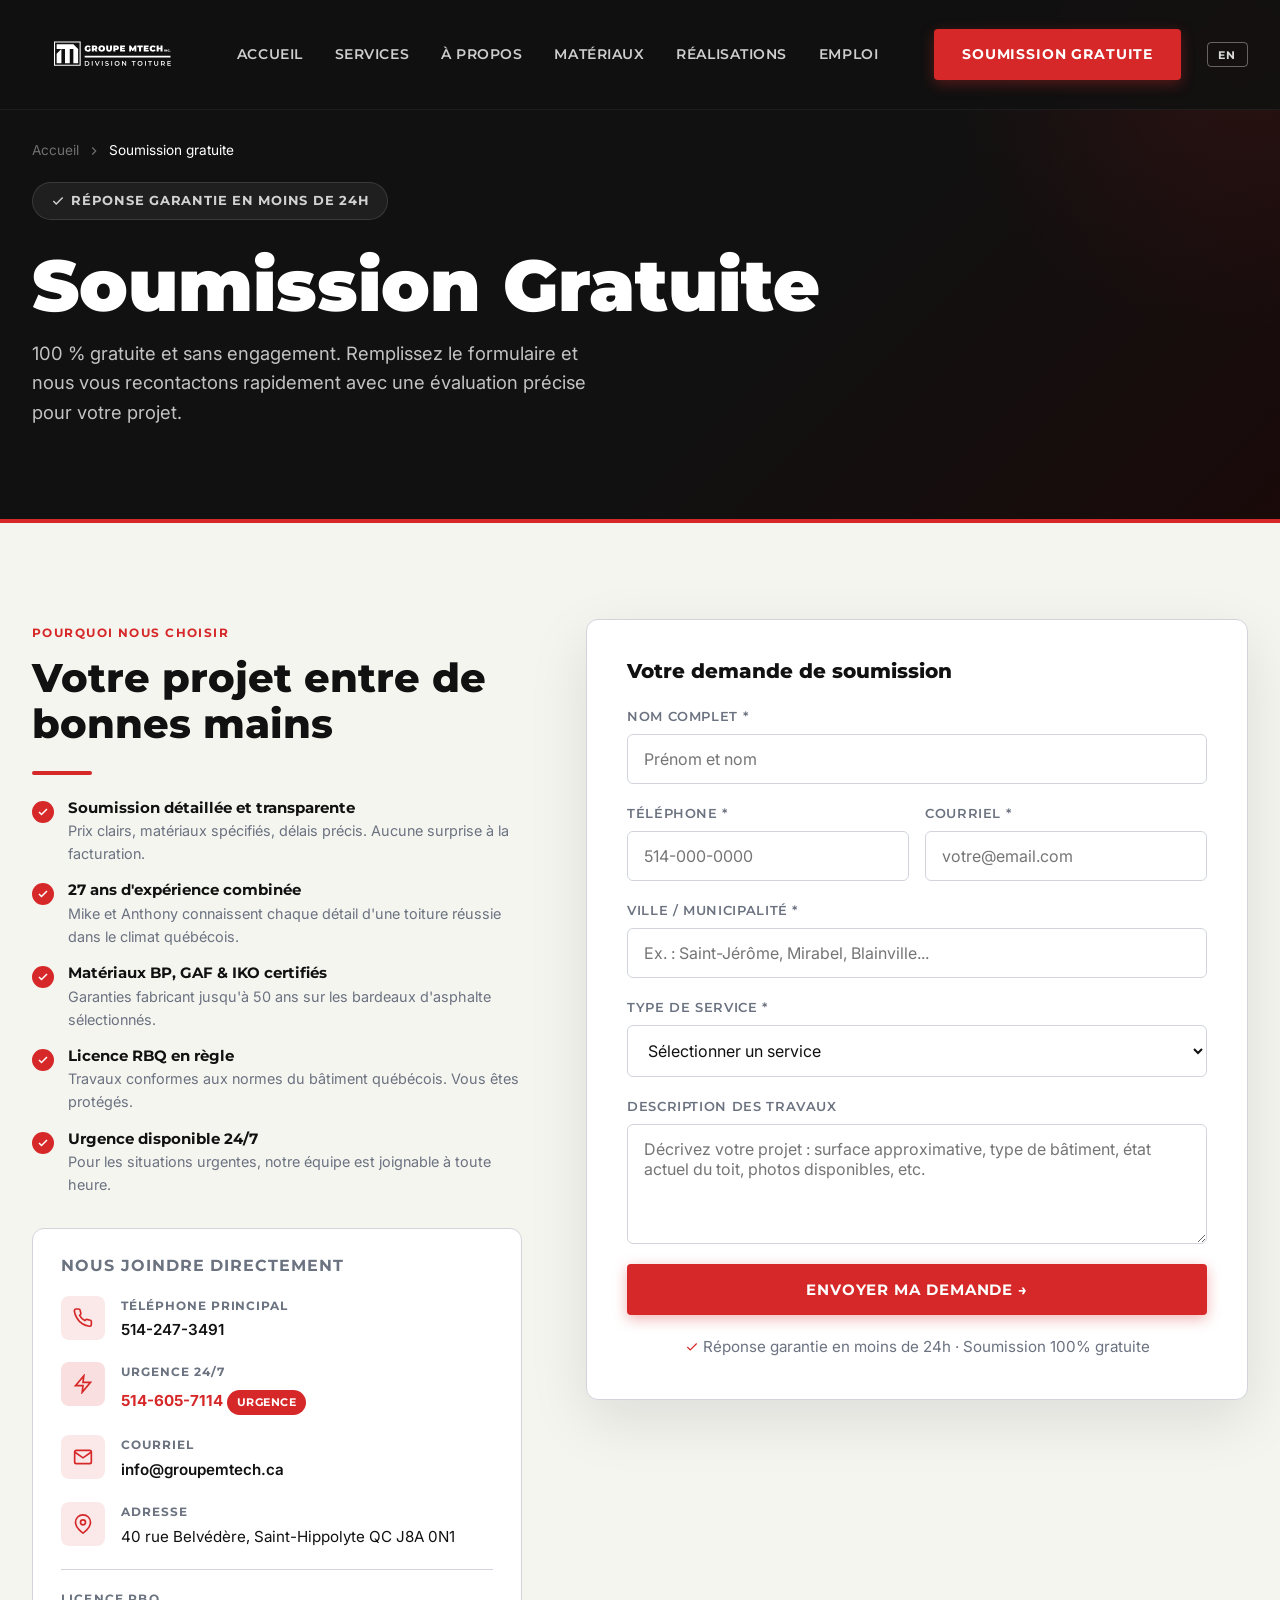
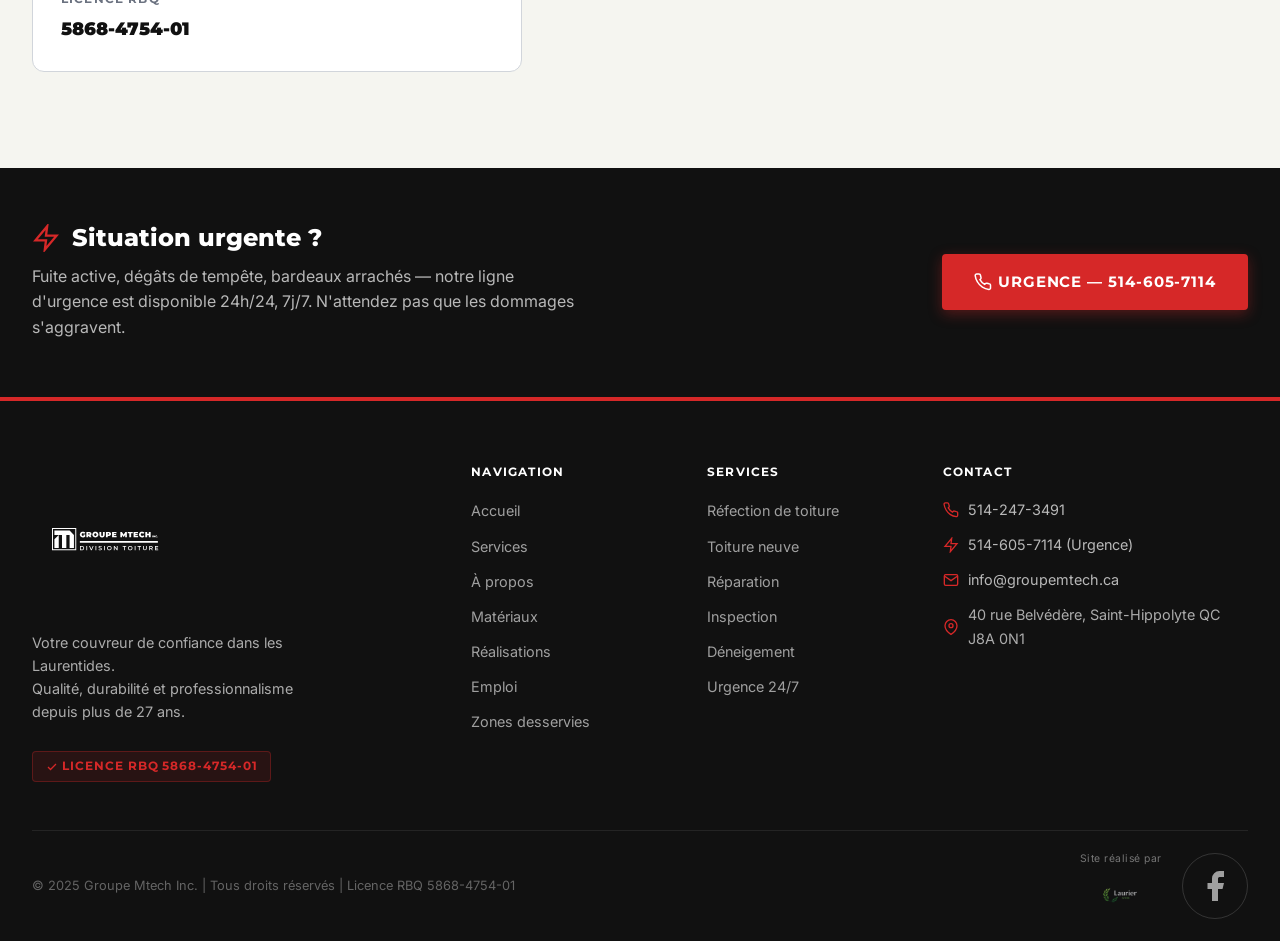
<file: soumission.html>
<!DOCTYPE html>
<html lang="fr">
<head>
  <meta charset="UTF-8">
  <meta name="viewport" content="width=device-width, initial-scale=1.0">
  <title>Soumission Gratuite — Toiture Laurentides | Groupe Mtech Inc.</title>
  <meta name="description" content="Obtenez votre soumission gratuite pour tous vos travaux de toiture dans les Laurentides, Montréal et Lanaudière. Réponse garantie en moins de 24h. Licence RBQ 5868-4754-01.">
  <meta name="keywords" content="soumission toiture gratuite Laurentides, prix toiture Saint-Jérôme, estimation toiture Mirabel, devis toiture Blainville">
  <meta name="robots" content="index, follow">
  <link rel="icon" type="image/svg+xml" href="Assets/Logo/Icone_Seule.svg">
  <link rel="canonical" href="https://www.groupemtech.ca/soumission.html">
  <meta property="og:title" content="Soumission Gratuite — Toiture Laurentides | Groupe Mtech Inc.">
  <meta property="og:description" content="Soumission 100% gratuite et sans engagement. Réponse en moins de 24h. Couvreurs certifiés RBQ dans les Laurentides.">
  <meta property="og:type" content="website">
  <meta property="og:url" content="https://www.groupemtech.ca/soumission.html">
  <meta property="og:site_name" content="Groupe Mtech Inc.">
  <meta property="og:locale" content="fr_CA">
  <script type="application/ld+json">{"@context":"https://schema.org","@type":"RoofingContractor","name":"Groupe Mtech Inc.","url":"https://www.groupemtech.ca","telephone":"+1-514-247-3491","email":"info@groupemtech.ca","address":{"@type":"PostalAddress","streetAddress":"40 rue Belvédère","addressLocality":"Saint-Hippolyte","addressRegion":"QC","postalCode":"J8A 0N1","addressCountry":"CA"},"openingHours":"Mo-Fr 07:00-18:00","sameAs":["https://www.facebook.com/profile.php?id=61579399678321"],"identifier":{"@type":"PropertyValue","name":"Licence RBQ","value":"5868-4754-01"}}</script>
  <link rel="preconnect" href="https://fonts.googleapis.com">
  <link rel="preconnect" href="https://fonts.gstatic.com" crossorigin>
  <link href="https://fonts.googleapis.com/css2?family=Montserrat:wght@700;800;900&family=Inter:wght@400;500;600&display=swap" rel="stylesheet">
  <link rel="stylesheet" href="css/style.css">
  <style>
    .soumission-hero {
      background: linear-gradient(135deg, var(--black) 60%, #1a0a0a 100%);
      padding: 140px 0 80px;
      position: relative;
      overflow: hidden;
    }
    .soumission-hero::before {
      content: '';
      position: absolute;
      top: -50%; right: -20%;
      width: 600px; height: 600px;
      background: radial-gradient(circle, rgba(214,40,40,0.12) 0%, transparent 70%);
      pointer-events: none;
    }
    .soumission-hero::after {
      content: '';
      position: absolute;
      bottom: 0; left: 0; right: 0;
      height: 4px;
      background: var(--red);
    }
    .urgence-card {
      background: rgba(214,40,40,0.1);
      border: 1px solid rgba(214,40,40,0.3);
      border-radius: var(--radius);
      padding: 1.25rem 1.5rem;
      display: flex;
      align-items: center;
      gap: 1rem;
      margin-top: 1.5rem;
    }
    .urgence-card svg { color: var(--red); flex-shrink: 0; }
    .urgence-card-text { font-size:.9rem; }
    .urgence-card-text strong { display:block; color:var(--red); font-family:'Montserrat',sans-serif; font-size:.75rem; letter-spacing:.08em; text-transform:uppercase; margin-bottom:.2rem; }
    .urgence-card-text a { font-family:'Montserrat',sans-serif; font-weight:800; font-size:1.2rem; color:var(--white); }
    .guarantee-badge {
      display: inline-flex;
      align-items: center;
      gap: .5em;
      background: rgba(255,255,255,.06);
      border: 1px solid rgba(255,255,255,.12);
      color: rgba(255,255,255,.8);
      font-family: 'Montserrat', sans-serif;
      font-weight: 700;
      font-size: .8rem;
      letter-spacing: .06em;
      text-transform: uppercase;
      padding: .5rem 1.1rem;
      border-radius: 100px;
      margin-bottom: 1.5rem;
    }
  </style>
</head>
<body>

<!-- NAVBAR -->
<header id="navbar">
  <div class="container nav-inner">
    <a href="index.html" class="nav-logo">
      <img src="Assets/Logo/Logo_Horizontale_inc.svg" alt="Logo Groupe Mtech Inc. — Couvreur Laurentides">
    </a>
    <nav class="nav-links" aria-label="Navigation principale">
      <a href="index.html"        data-nav data-i18n="nav.home">Accueil</a>
      <a href="services.html"     data-nav data-i18n="nav.services">Services</a>
      <a href="a-propos.html"     data-nav data-i18n="nav.about">À propos</a>
      <a href="materiaux.html"    data-nav data-i18n="nav.materials">Matériaux</a>
      <a href="realisations.html" data-nav data-i18n="nav.realizations">Réalisations</a>
      <a href="emploi.html"       data-nav data-i18n="nav.jobs">Emploi</a>
    </nav>
    <a href="soumission.html" class="btn btn-primary nav-cta" data-i18n="nav.quote">Soumission gratuite</a>
    <button class="lang-toggle" id="lang-toggle" aria-label="Switch language">EN</button>
    <button class="hamburger" data-i18n-aria="nav.open" aria-label="Ouvrir le menu" aria-expanded="false">
      <span></span><span></span><span></span>
    </button>
  </div>
</header>
<nav class="nav-mobile-overlay" aria-label="Menu mobile">
  <a href="index.html"        data-nav data-i18n="nav.home">Accueil</a>
  <a href="services.html"     data-nav data-i18n="nav.services">Services</a>
  <a href="a-propos.html"     data-nav data-i18n="nav.about">À propos</a>
  <a href="materiaux.html"    data-nav data-i18n="nav.materials">Matériaux</a>
  <a href="realisations.html" data-nav data-i18n="nav.realizations">Réalisations</a>
  <a href="emploi.html"       data-nav data-i18n="nav.jobs">Emploi</a>
  <a href="soumission.html" class="btn btn-primary btn-lg" data-i18n="nav.quote">Soumission gratuite</a>
  <button class="lang-toggle-mobile" aria-label="Switch language">EN</button>
</nav>

<main>

<!-- HERO SOUMISSION -->
<section class="soumission-hero" aria-labelledby="page-title">
  <div class="container">
    <div class="breadcrumb" style="color:rgba(255,255,255,.4);margin-bottom:1.25rem;display:flex;gap:.5rem;align-items:center;font-size:.85rem" aria-label="Fil d'Ariane">
      <a href="index.html" style="color:rgba(255,255,255,.4);transition:color .3s" onmouseover="this.style.color='#D62828'" onmouseout="this.style.color='rgba(255,255,255,.4)'" data-i18n="common.breadcrumb.home">Accueil</a>
      <svg width="14" height="14" viewBox="0 0 24 24" fill="none" stroke="currentColor" stroke-width="2" aria-hidden="true"><polyline points="9 18 15 12 9 6"/></svg>
      <span style="color:var(--white)" data-i18n="quote.breadcrumb">Soumission gratuite</span>
    </div>
    <div class="guarantee-badge">
      <svg width="14" height="14" viewBox="0 0 24 24" fill="none" stroke="currentColor" stroke-width="2.5" aria-hidden="true"><polyline points="20 6 9 17 4 12"/></svg>
      <span data-i18n="quote.hero.badge1">Réponse garantie en moins de 24h</span>
    </div>
    <h1 id="page-title" style="color:var(--white)" data-i18n="quote.hero.title">Soumission Gratuite</h1>
    <p style="color:rgba(255,255,255,.75);font-size:1.15rem;max-width:580px;margin-top:.75rem" data-i18n="quote.hero.p">
      100&nbsp;% gratuite et sans engagement. Remplissez le formulaire et nous vous recontactons rapidement avec une évaluation précise pour votre projet.
    </p>
  </div>
</section>

<!-- FORMULAIRE + INFO -->
<section class="section section--gray" aria-label="Formulaire de soumission">
  <div class="container">
    <div class="grid-2" style="align-items:start;gap:4rem">

      <!-- Colonne gauche : info -->
      <div class="animate-in">
        <span class="section-label">Pourquoi nous choisir</span>
        <h2 style="margin-bottom:1.25rem">Votre projet entre de bonnes mains</h2>
        <div class="divider"></div>

        <div class="check-list" style="margin-bottom:2rem">
          <div class="check-item">
            <div class="check-icon"><svg viewBox="0 0 24 24" fill="none" stroke="currentColor" stroke-width="3" aria-hidden="true"><polyline points="20 6 9 17 4 12"/></svg></div>
            <div class="check-item-text">
              <h4>Soumission détaillée et transparente</h4>
              <p>Prix clairs, matériaux spécifiés, délais précis. Aucune surprise à la facturation.</p>
            </div>
          </div>
          <div class="check-item">
            <div class="check-icon"><svg viewBox="0 0 24 24" fill="none" stroke="currentColor" stroke-width="3" aria-hidden="true"><polyline points="20 6 9 17 4 12"/></svg></div>
            <div class="check-item-text">
              <h4>27 ans d'expérience combinée</h4>
              <p>Mike et Anthony connaissent chaque détail d'une toiture réussie dans le climat québécois.</p>
            </div>
          </div>
          <div class="check-item">
            <div class="check-icon"><svg viewBox="0 0 24 24" fill="none" stroke="currentColor" stroke-width="3" aria-hidden="true"><polyline points="20 6 9 17 4 12"/></svg></div>
            <div class="check-item-text">
              <h4>Matériaux BP, GAF &amp; IKO certifiés</h4>
              <p>Garanties fabricant jusqu'à 50 ans sur les bardeaux d'asphalte sélectionnés.</p>
            </div>
          </div>
          <div class="check-item">
            <div class="check-icon"><svg viewBox="0 0 24 24" fill="none" stroke="currentColor" stroke-width="3" aria-hidden="true"><polyline points="20 6 9 17 4 12"/></svg></div>
            <div class="check-item-text">
              <h4>Licence RBQ en règle</h4>
              <p>Travaux conformes aux normes du bâtiment québécois. Vous êtes protégés.</p>
            </div>
          </div>
          <div class="check-item">
            <div class="check-icon"><svg viewBox="0 0 24 24" fill="none" stroke="currentColor" stroke-width="3" aria-hidden="true"><polyline points="20 6 9 17 4 12"/></svg></div>
            <div class="check-item-text">
              <h4>Urgence disponible 24/7</h4>
              <p>Pour les situations urgentes, notre équipe est joignable à toute heure.</p>
            </div>
          </div>
        </div>

        <!-- Coordonnées -->
        <div style="background:var(--white);border-radius:var(--radius);padding:1.75rem;border:1px solid var(--lightgray)">
          <h3 style="font-size:1rem;margin-bottom:1.25rem;font-family:'Montserrat',sans-serif;font-weight:700;text-transform:uppercase;letter-spacing:.06em;color:var(--midgray)">Nous joindre directement</h3>
          <div class="contact-info">
            <div class="contact-item">
              <div class="contact-icon"><svg viewBox="0 0 24 24" fill="none" stroke="currentColor" stroke-width="2" aria-hidden="true"><path d="M22 16.92v3a2 2 0 0 1-2.18 2 19.79 19.79 0 0 1-8.63-3.07A19.5 19.5 0 0 1 4.69 12 19.79 19.79 0 0 1 1.61 3.41 2 2 0 0 1 3.6 1.24h3a2 2 0 0 1 2 1.72c.127.96.361 1.903.7 2.81a2 2 0 0 1-.45 2.11L7.91 8.81a16 16 0 0 0 6.29 6.29l.95-.95a2 2 0 0 1 2.11-.45c.907.339 1.85.573 2.81.7A2 2 0 0 1 22 16.92z"/></svg></div>
              <div class="contact-item-text">
                <strong>Téléphone principal</strong>
                <a href="tel:+15142473491">514-247-3491</a>
              </div>
            </div>
            <div class="contact-item">
              <div class="contact-icon" style="background:rgba(214,40,40,.15)"><svg viewBox="0 0 24 24" fill="none" stroke="currentColor" stroke-width="2" aria-hidden="true"><polygon points="13 2 3 14 12 14 11 22 21 10 12 10 13 2"/></svg></div>
              <div class="contact-item-text">
                <strong>Urgence 24/7</strong>
                <a href="tel:+15146057114" style="color:var(--red);font-weight:700">514-605-7114</a>
                <span class="badge" style="margin-top:.3rem;font-size:.7rem;padding:.25rem .6rem">Urgence</span>
              </div>
            </div>
            <div class="contact-item">
              <div class="contact-icon"><svg viewBox="0 0 24 24" fill="none" stroke="currentColor" stroke-width="2" aria-hidden="true"><path d="M4 4h16c1.1 0 2 .9 2 2v12c0 1.1-.9 2-2 2H4c-1.1 0-2-.9-2-2V6c0-1.1.9-2 2-2z"/><polyline points="22,6 12,13 2,6"/></svg></div>
              <div class="contact-item-text">
                <strong>Courriel</strong>
                <a href="mailto:info@groupemtech.ca">info@groupemtech.ca</a>
              </div>
            </div>
            <div class="contact-item">
              <div class="contact-icon"><svg viewBox="0 0 24 24" fill="none" stroke="currentColor" stroke-width="2" aria-hidden="true"><path d="M21 10c0 7-9 13-9 13s-9-6-9-13a9 9 0 0 1 18 0z"/><circle cx="12" cy="10" r="3"/></svg></div>
              <div class="contact-item-text">
                <strong>Adresse</strong>
                <span>40 rue Belvédère, Saint-Hippolyte QC J8A 0N1</span>
              </div>
            </div>
          </div>
          <div style="margin-top:1.25rem;padding-top:1.25rem;border-top:1px solid var(--lightgray)">
            <div style="font-family:'Montserrat',sans-serif;font-weight:700;font-size:.72rem;letter-spacing:.1em;text-transform:uppercase;color:var(--midgray);margin-bottom:.4rem">Licence RBQ</div>
            <div style="font-family:'Montserrat',sans-serif;font-weight:900;font-size:1.1rem;color:var(--black)">5868-4754-01</div>
          </div>
        </div>
      </div>

      <!-- Colonne droite : formulaire -->
      <div class="animate-in stagger-2">
        <div class="card" style="padding:2.5rem;box-shadow:0 20px 60px rgba(0,0,0,.1)">
          <h3 style="font-family:'Montserrat',sans-serif;font-weight:800;font-size:1.25rem;margin-bottom:1.5rem" data-i18n="quote.form.title">Votre demande de soumission</h3>
          <form class="form" id="soumission-form" action="https://api.web3forms.com/submit" method="POST" aria-label="Formulaire de soumission gratuite">
            <input type="hidden" name="access_key" value="300d2042-8540-4bb7-b944-b7015640d933">
            <input type="hidden" name="subject" value="Nouvelle demande de soumission — Groupe Mtech Inc.">
            <input type="hidden" name="from_name" value="Site Web — Soumission Groupe Mtech">
            <input type="hidden" name="replyto" id="replyto-soumission">
            <input type="checkbox" name="botcheck" style="display:none">
            <div class="form-group">
              <label for="nom-complet" data-i18n="quote.form.name">Nom complet *</label>
              <input type="text" id="nom-complet" name="nom" required autocomplete="name" placeholder="Prénom et nom" data-i18n-placeholder="quote.ph.name">
            </div>
            <div class="form-row">
              <div class="form-group">
                <label for="tel" data-i18n="quote.form.phone">Téléphone *</label>
                <input type="tel" id="tel" name="telephone" required autocomplete="tel" placeholder="514-000-0000" data-i18n-placeholder="quote.ph.phone">
              </div>
              <div class="form-group">
                <label for="courriel" data-i18n="quote.form.email">Courriel *</label>
                <input type="email" id="courriel" name="email" required autocomplete="email" placeholder="votre@email.com" data-i18n-placeholder="quote.ph.email">
              </div>
            </div>
            <div class="form-group">
              <label for="ville" data-i18n="quote.form.city">Ville / Municipalité *</label>
              <input type="text" id="ville" name="ville" required placeholder="Ex. : Saint-Jérôme, Mirabel, Blainville..." data-i18n-placeholder="quote.ph.city">
            </div>
            <div class="form-group">
              <label for="service" data-i18n="quote.form.service">Type de service *</label>
              <select id="service" name="service" required>
                <option value="" disabled selected data-i18n="quote.form.svc.select">Sélectionner un service</option>
                <option value="refection" data-i18n="quote.form.svc.refection">Réfection de toiture</option>
                <option value="neuve" data-i18n="quote.form.svc.neuve">Toiture neuve</option>
                <option value="reparation" data-i18n="quote.form.svc.reparation">Réparation</option>
                <option value="inspection" data-i18n="quote.form.svc.inspection">Inspection</option>
                <option value="deneigement" data-i18n="quote.form.svc.deneigement">Déneigement</option>
                <option value="urgence" data-i18n="quote.form.svc.urgence">Urgence 24/7</option>
                <option value="autre" data-i18n="quote.form.svc.autre">Autre / Je ne sais pas</option>
              </select>
            </div>
            <div class="form-group">
              <label for="description" data-i18n="quote.form.desc">Description des travaux</label>
              <textarea id="description" name="description" placeholder="Décrivez votre projet : surface approximative, type de bâtiment, état actuel du toit, photos disponibles, etc." data-i18n-placeholder="quote.ph.desc"></textarea>
            </div>
            <button type="submit" class="btn btn-primary btn-lg" style="width:100%;justify-content:center" data-i18n="quote.form.submit">
              Envoyer ma demande →
            </button>
            <p class="form-note">
              <svg width="14" height="14" viewBox="0 0 24 24" fill="none" stroke="currentColor" stroke-width="2" style="vertical-align:middle;color:var(--red)" aria-hidden="true"><polyline points="20 6 9 17 4 12"/></svg>
              <span data-i18n="quote.form.note">Réponse garantie en moins de 24h · Soumission 100% gratuite</span>
            </p>
          </form>
        </div>
      </div>
    </div>
  </div>
</section>

<!-- BLOC URGENCE -->
<section class="section section--dark" style="padding:56px 0" aria-label="Urgence toiture">
  <div class="container">
    <div style="display:flex;align-items:center;justify-content:space-between;flex-wrap:wrap;gap:2rem">
      <div>
        <div style="display:flex;align-items:center;gap:.75rem;margin-bottom:.75rem">
          <svg width="28" height="28" viewBox="0 0 24 24" fill="none" stroke="var(--red)" stroke-width="2" aria-hidden="true"><polygon points="13 2 3 14 12 14 11 22 21 10 12 10 13 2"/></svg>
          <h2 style="color:var(--white);font-size:1.5rem;margin:0">Situation urgente ?</h2>
        </div>
        <p style="color:rgba(255,255,255,.7);margin:0;max-width:560px">Fuite active, dégâts de tempête, bardeaux arrachés — notre ligne d'urgence est disponible 24h/24, 7j/7. N'attendez pas que les dommages s'aggravent.</p>
      </div>
      <a href="tel:+15146057114" class="btn btn-primary btn-lg" style="white-space:nowrap">
        <svg width="18" height="18" viewBox="0 0 24 24" fill="none" stroke="currentColor" stroke-width="2" aria-hidden="true"><path d="M22 16.92v3a2 2 0 0 1-2.18 2 19.79 19.79 0 0 1-8.63-3.07A19.5 19.5 0 0 1 4.69 12 19.79 19.79 0 0 1 1.61 3.41 2 2 0 0 1 3.6 1.24h3a2 2 0 0 1 2 1.72c.127.96.361 1.903.7 2.81a2 2 0 0 1-.45 2.11L7.91 8.81a16 16 0 0 0 6.29 6.29l.95-.95a2 2 0 0 1 2.11-.45c.907.339 1.85.573 2.81.7A2 2 0 0 1 22 16.92z"/></svg>
        Urgence — 514-605-7114
      </a>
    </div>
  </div>
</section>

</main>

<!-- FOOTER -->
<footer id="footer" aria-label="Pied de page">
  <div class="container">
    <div class="footer-grid">
      <div class="footer-brand">
        <img src="Assets/Logo/Logo_Horizontale_inc.svg" alt="Logo Groupe Mtech Inc.">
        <p data-i18n="footer.brand">Votre couvreur de confiance dans les Laurentides.<br>Qualité, durabilité et professionnalisme depuis plus de 27 ans.</p>
        <div class="footer-rbq">
          <svg width="12" height="12" viewBox="0 0 24 24" fill="none" stroke="currentColor" stroke-width="2.5" aria-hidden="true"><polyline points="20 6 9 17 4 12"/></svg>
          Licence RBQ 5868-4754-01
        </div>
      </div>
      <div class="footer-col">
        <h4 data-i18n="footer.nav">Navigation</h4>
        <ul>
          <li><a href="index.html"        data-i18n="footer.nav.home">Accueil</a></li>
          <li><a href="services.html"     data-i18n="footer.nav.services">Services</a></li>
          <li><a href="a-propos.html"     data-i18n="footer.nav.about">À propos</a></li>
          <li><a href="materiaux.html"    data-i18n="footer.nav.materials">Matériaux</a></li>
          <li><a href="realisations.html" data-i18n="footer.nav.realizations">Réalisations</a></li>
          <li><a href="emploi.html"       data-i18n="footer.nav.jobs">Emploi</a></li>
          <li><a href="zones.html"        data-i18n="footer.nav.zones">Zones desservies</a></li>
        </ul>
      </div>
      <div class="footer-col">
        <h4 data-i18n="footer.services">Services</h4>
        <ul>
          <li><a href="services.html#refection"   data-i18n="footer.svc.refection">Réfection de toiture</a></li>
          <li><a href="services.html#neuve"       data-i18n="footer.svc.neuve">Toiture neuve</a></li>
          <li><a href="services.html#reparation"  data-i18n="footer.svc.reparation">Réparation</a></li>
          <li><a href="services.html#inspection"  data-i18n="footer.svc.inspection">Inspection</a></li>
          <li><a href="services.html#deneigement" data-i18n="footer.svc.deneigement">Déneigement</a></li>
          <li><a href="services.html#urgence"     data-i18n="footer.svc.urgence">Urgence 24/7</a></li>
        </ul>
      </div>
      <div class="footer-col">
        <h4 data-i18n="footer.contact">Contact</h4>
        <div class="footer-contact-item">
          <svg viewBox="0 0 24 24" fill="none" stroke="currentColor" stroke-width="2" aria-hidden="true"><path d="M22 16.92v3a2 2 0 0 1-2.18 2 19.79 19.79 0 0 1-8.63-3.07A19.5 19.5 0 0 1 4.69 12 19.79 19.79 0 0 1 1.61 3.41 2 2 0 0 1 3.6 1.24h3a2 2 0 0 1 2 1.72c.127.96.361 1.903.7 2.81a2 2 0 0 1-.45 2.11L7.91 8.81a16 16 0 0 0 6.29 6.29l.95-.95a2 2 0 0 1 2.11-.45c.907.339 1.85.573 2.81.7A2 2 0 0 1 22 16.92z"/></svg>
          <a href="tel:+15142473491">514-247-3491</a>
        </div>
        <div class="footer-contact-item">
          <svg viewBox="0 0 24 24" fill="none" stroke="currentColor" stroke-width="2" aria-hidden="true"><polygon points="13 2 3 14 12 14 11 22 21 10 12 10 13 2"/></svg>
          <a href="tel:+15146057114" data-i18n="footer.emergency">514-605-7114 (Urgence)</a>
        </div>
        <div class="footer-contact-item">
          <svg viewBox="0 0 24 24" fill="none" stroke="currentColor" stroke-width="2" aria-hidden="true"><path d="M4 4h16c1.1 0 2 .9 2 2v12c0 1.1-.9 2-2 2H4c-1.1 0-2-.9-2-2V6c0-1.1.9-2 2-2z"/><polyline points="22,6 12,13 2,6"/></svg>
          <a href="mailto:info@groupemtech.ca">info@groupemtech.ca</a>
        </div>
        <div class="footer-contact-item">
          <svg viewBox="0 0 24 24" fill="none" stroke="currentColor" stroke-width="2" aria-hidden="true"><path d="M21 10c0 7-9 13-9 13s-9-6-9-13a9 9 0 0 1 18 0z"/><circle cx="12" cy="10" r="3"/></svg>
          <span>40 rue Belvédère, Saint-Hippolyte QC J8A 0N1</span>
        </div>
      </div>
    </div>
    <div class="footer-bottom">
      <p data-i18n="footer.copyright">© 2025 Groupe Mtech Inc. | Tous droits réservés | Licence RBQ 5868-4754-01</p>
      <div style="display:flex;align-items:center;gap:1.25rem">
        <a href="https://www.laurierweb.ca" target="_blank" rel="noopener" aria-label="Site réalisé par LaurierWeb" style="display:flex;flex-direction:column;align-items:center;gap:0.2rem;opacity:0.7;transition:opacity 0.3s" onmouseover="this.style.opacity='1'" onmouseout="this.style.opacity='0.7'">
          <span style="color:rgba(255,255,255,0.6);font-size:0.65rem;letter-spacing:0.05em;white-space:nowrap" data-i18n="footer.madeby">Site réalisé par</span>
          <img src="Assets/Logo/logolaurier.png" alt="LaurierWeb — Création de sites web" style="height:50px;width:auto">
        </a>
        <div class="footer-social">
          <a href="https://www.facebook.com/profile.php?id=61579399678321" target="_blank" rel="noopener" aria-label="Page Facebook Groupe Mtech Inc.">
            <svg viewBox="0 0 24 24" fill="currentColor" aria-hidden="true"><path d="M18 2h-3a5 5 0 0 0-5 5v3H7v4h3v8h4v-8h3l1-4h-4V7a1 1 0 0 1 1-1h3z"/></svg>
          </a>
        </div>
      </div>
    </div>
  </div>
</footer>

<a href="tel:+15146057114" class="urgency-float" aria-label="Urgence toiture 514-605-7114">
  <svg viewBox="0 0 24 24" fill="none" stroke="currentColor" stroke-width="2" aria-hidden="true"><polygon points="13 2 3 14 12 14 11 22 21 10 12 10 13 2"/></svg>
  <span data-i18n="common.emergency">Urgence 24/7</span>
</a>

<script src="js/main.js"></script>
<script src="js/i18n.js"></script>
<script>
(function(){
  var form = document.getElementById('soumission-form');
  if (!form) return;
  form.addEventListener('submit', function(e){
    e.preventDefault();
    document.getElementById('replyto-soumission').value = form.querySelector('[name="email"]').value;
    var btn = form.querySelector('button[type="submit"]');
    var errDiv = form.querySelector('.form-error');
    if (errDiv) errDiv.remove();
    btn.disabled = true;
    btn.textContent = 'Envoi en cours…';
    fetch('https://api.web3forms.com/submit', { method:'POST', body: new FormData(form) })
      .then(function(r){ return r.json(); })
      .then(function(data){
        if (data.success) {
          form.innerHTML = '<div style="text-align:center;padding:2rem 1rem"><svg width="52" height="52" viewBox="0 0 24 24" fill="none" stroke="var(--red)" stroke-width="2" style="display:block;margin:0 auto 1rem" aria-hidden="true"><polyline points="20 6 9 17 4 12"/></svg><h3 style="font-family:Montserrat,sans-serif;font-weight:800;font-size:1.3rem;margin-bottom:.75rem">Demande envoyée !</h3><p style="color:var(--midgray)">Merci — nous vous recontacterons dans les 24&nbsp;heures avec votre soumission.</p></div>';
        } else {
          btn.disabled = false;
          btn.textContent = 'Envoyer ma demande →';
          var err = document.createElement('p');
          err.className = 'form-error';
          err.style.cssText = 'color:var(--red);margin-top:1rem;font-size:.9rem';
          err.textContent = 'Une erreur est survenue. Veuillez réessayer ou nous appeler directement.';
          form.appendChild(err);
        }
      })
      .catch(function(){
        btn.disabled = false;
        btn.textContent = 'Envoyer ma demande →';
        var err = document.createElement('p');
        err.className = 'form-error';
        err.style.cssText = 'color:var(--red);margin-top:1rem;font-size:.9rem';
        err.textContent = 'Une erreur est survenue. Veuillez réessayer ou nous appeler directement.';
        form.appendChild(err);
      });
  });
})();
</script>
</body>
</html>
</file>
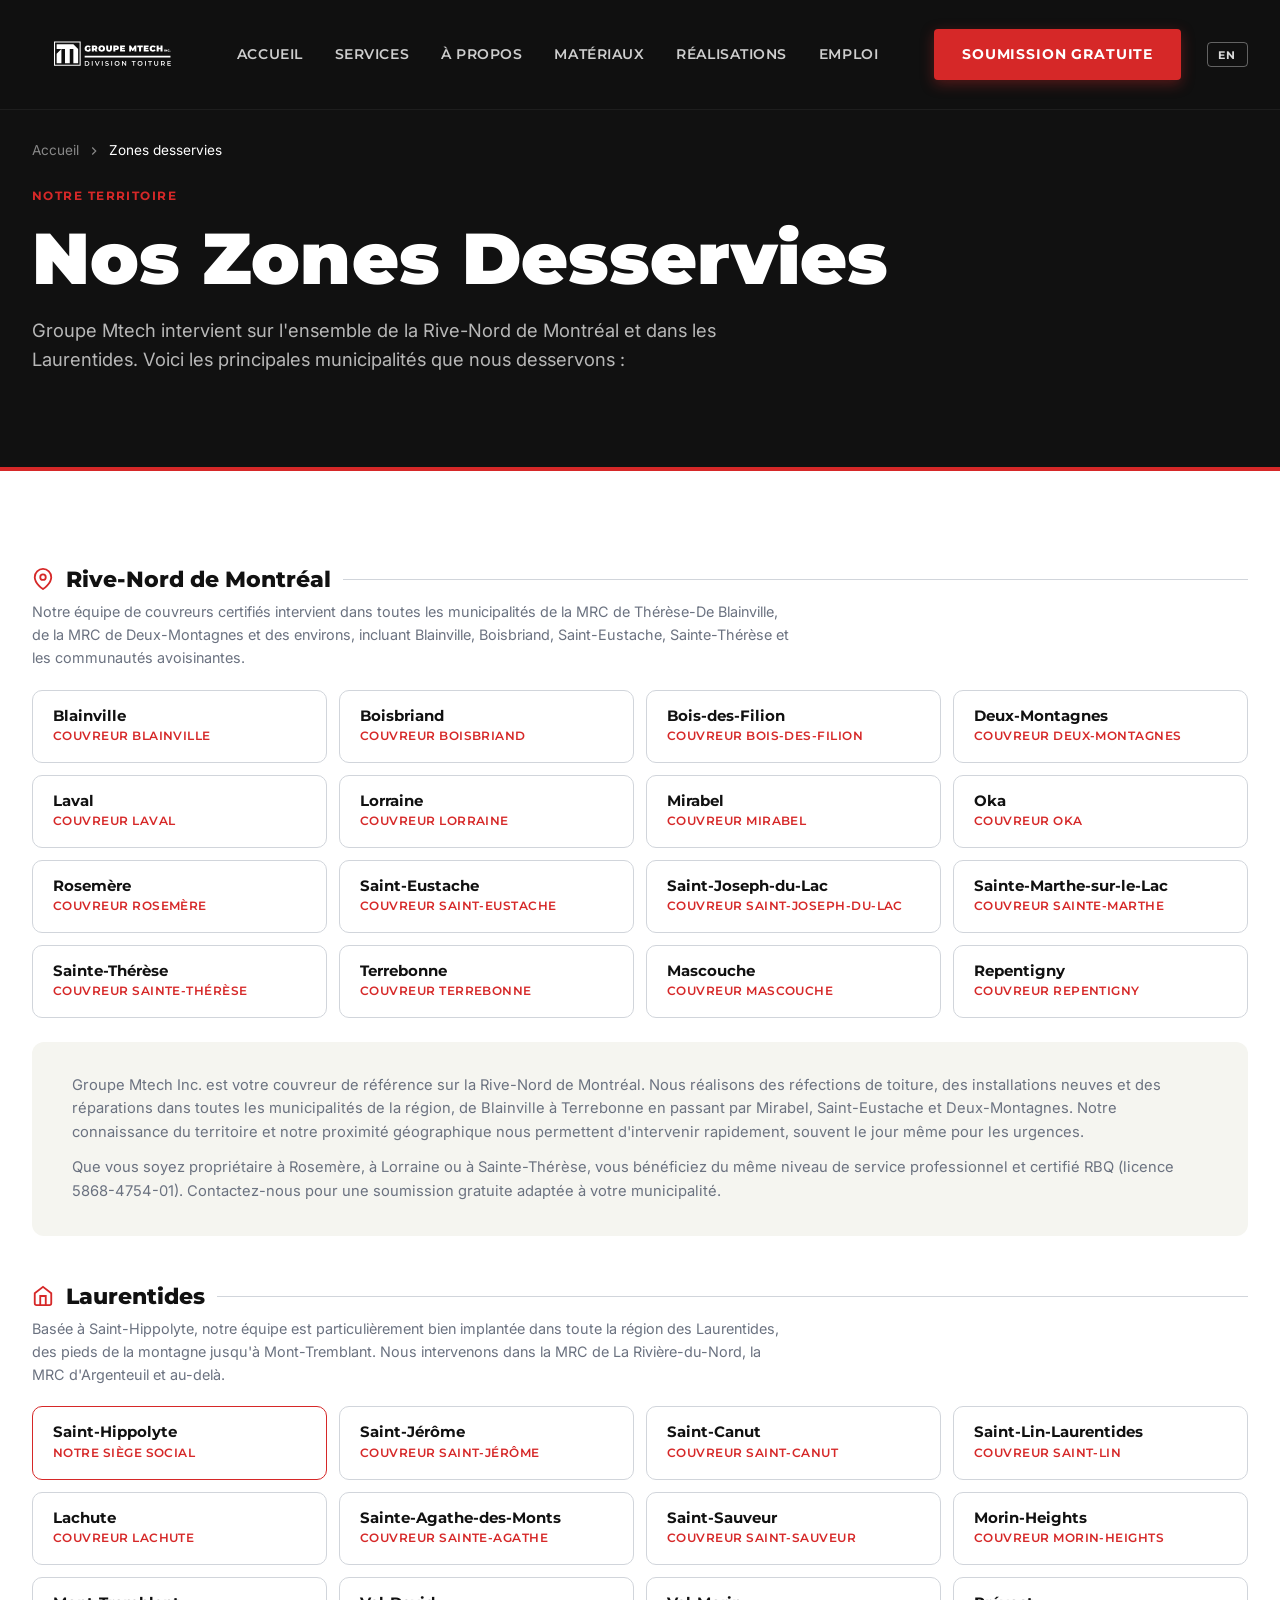
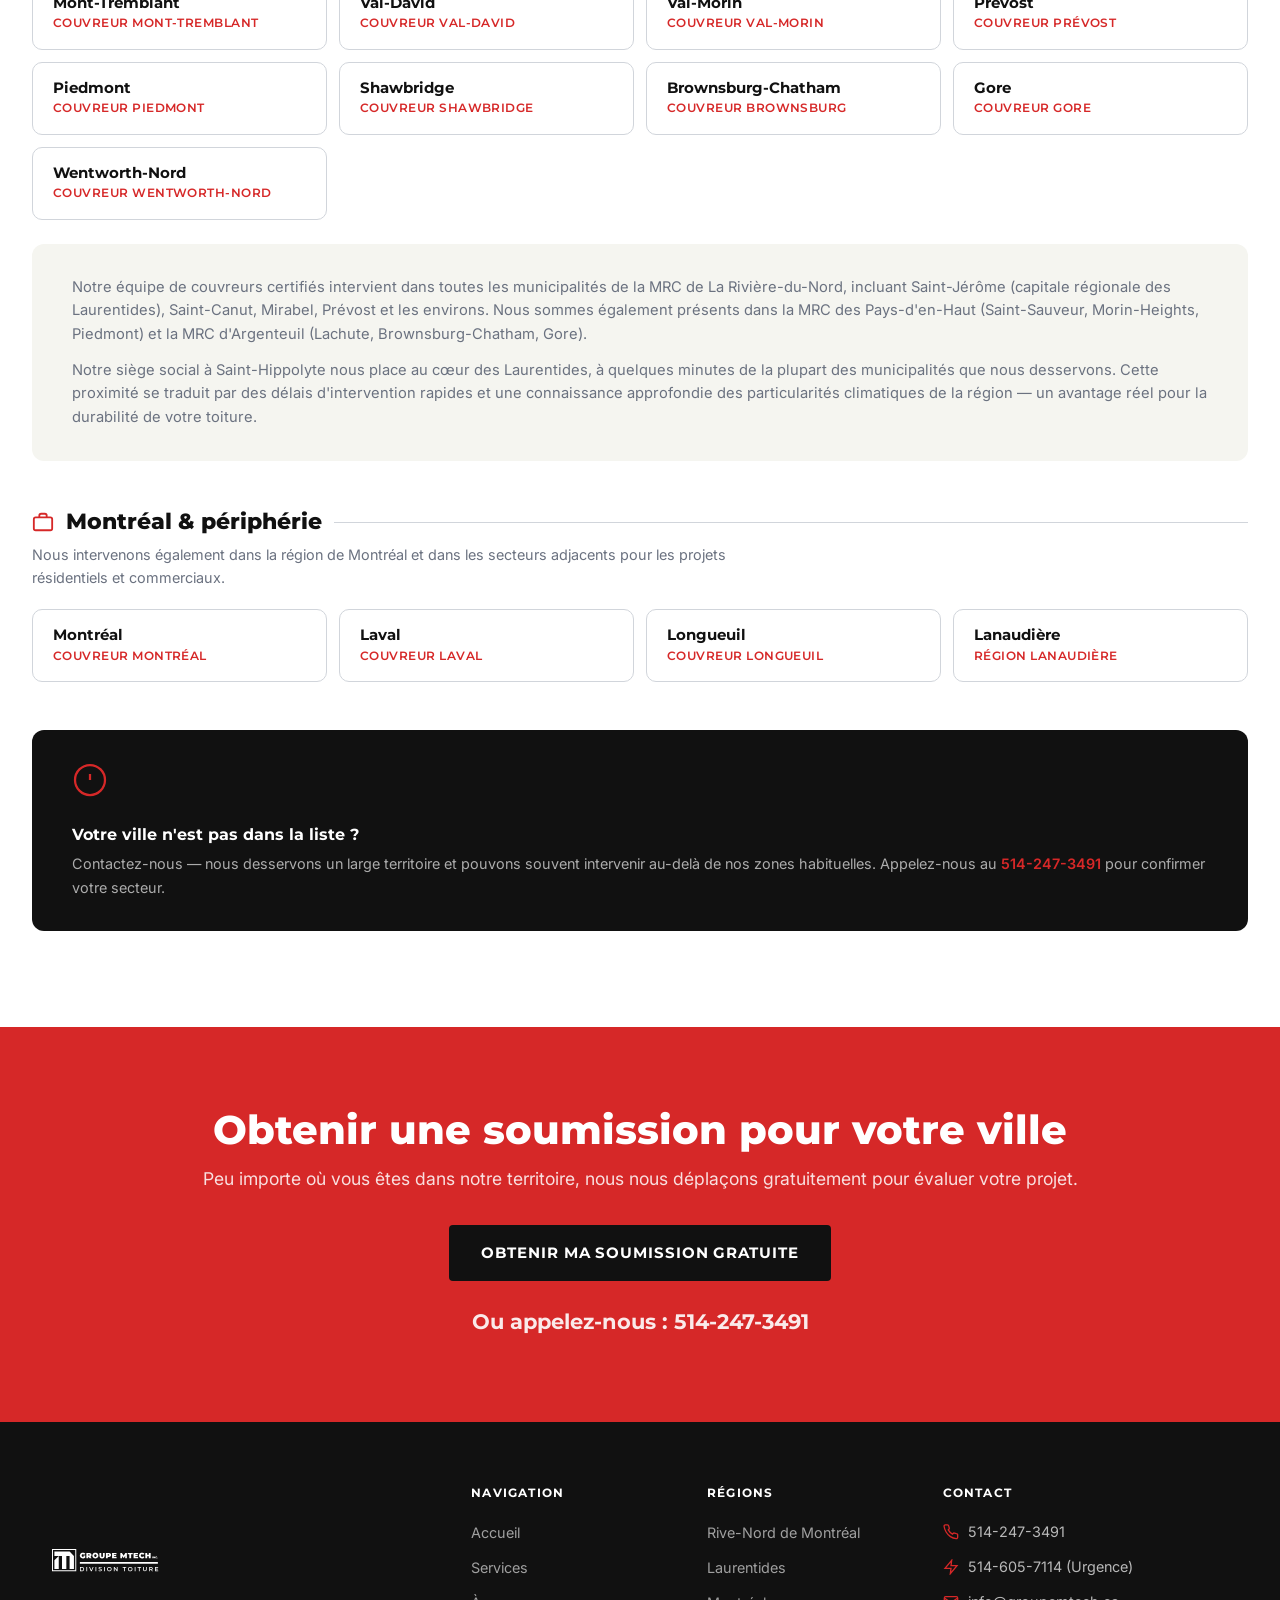
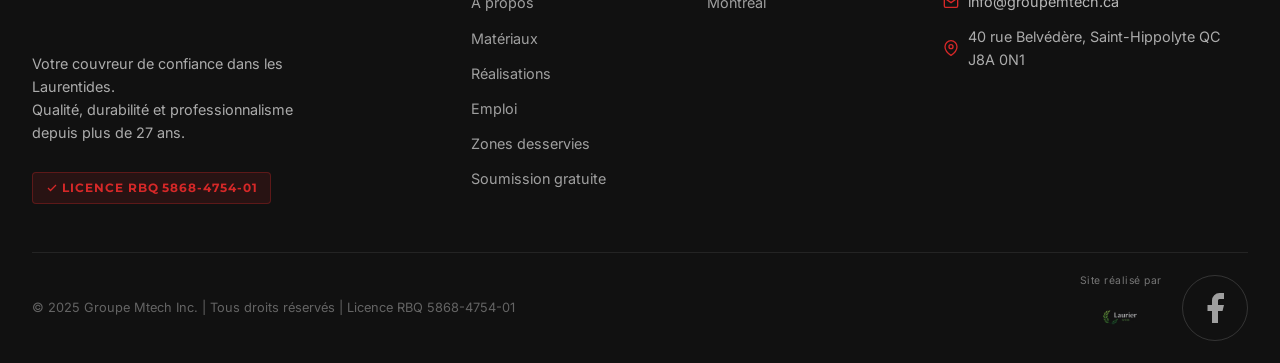
<file: zones.html>
<!DOCTYPE html>
<html lang="fr">
<head>
  <meta charset="UTF-8">
  <meta name="viewport" content="width=device-width, initial-scale=1.0">
  <title>Zones Desservies — Couvreur Rive-Nord & Laurentides | Groupe Mtech Inc.</title>
  <meta name="description" content="Groupe Mtech intervient à Saint-Jérôme, Mirabel, Saint-Eustache, Sainte-Thérèse, Blainville, Boisbriand, Rosemère, Saint-Canut, Lachute et partout dans les Laurentides.">
  <meta name="keywords" content="couvreur Saint-Jérôme, couvreur Mirabel, couvreur Blainville, couvreur Saint-Eustache, couvreur Sainte-Thérèse, couvreur Boisbriand, couvreur Rosemère, toiture Laurentides, couvreur Rive-Nord Montréal">
  <meta name="robots" content="index, follow">
  <link rel="icon" type="image/svg+xml" href="Assets/Logo/Icone_Seule.svg">
  <link rel="canonical" href="https://www.groupemtech.ca/zones.html">
  <meta property="og:title" content="Zones Desservies — Couvreur Rive-Nord & Laurentides | Groupe Mtech">
  <meta property="og:description" content="Groupe Mtech intervient à Saint-Jérôme, Mirabel, Blainville, Saint-Eustache, Sainte-Thérèse, Boisbriand, Rosemère et partout dans les Laurentides.">
  <meta property="og:type" content="website">
  <meta property="og:url" content="https://www.groupemtech.ca/zones.html">
  <meta property="og:site_name" content="Groupe Mtech Inc.">
  <meta property="og:locale" content="fr_CA">
  <script type="application/ld+json">{"@context":"https://schema.org","@type":"RoofingContractor","name":"Groupe Mtech Inc.","url":"https://www.groupemtech.ca","telephone":"+1-514-247-3491","email":"info@groupemtech.ca","address":{"@type":"PostalAddress","streetAddress":"40 rue Belvédère","addressLocality":"Saint-Hippolyte","addressRegion":"QC","postalCode":"J8A 0N1","addressCountry":"CA"},"areaServed":["Saint-Hippolyte","Saint-Jérôme","Mirabel","Saint-Eustache","Sainte-Thérèse","Blainville","Boisbriand","Rosemère","Lorraine","Bois-des-Filion","Terrebonne","Mascouche","Sainte-Marthe-sur-le-Lac","Deux-Montagnes","Saint-Joseph-du-Lac","Oka","Lachute","Sainte-Agathe-des-Monts","Saint-Sauveur","Morin-Heights","Saint-Lin-Laurentides","Repentigny","Montréal","Laval","Saint-Canut","Mont-Tremblant","Val-David","Prévost","Piedmont","Brownsburg-Chatham","Gore","Wentworth-Nord"],"openingHours":"Mo-Fr 07:00-18:00","sameAs":["https://www.facebook.com/profile.php?id=61579399678321"],"identifier":{"@type":"PropertyValue","name":"Licence RBQ","value":"5868-4754-01"}}</script>
  <link rel="preconnect" href="https://fonts.googleapis.com">
  <link rel="preconnect" href="https://fonts.gstatic.com" crossorigin>
  <link href="https://fonts.googleapis.com/css2?family=Montserrat:wght@700;800;900&family=Inter:wght@400;500;600&display=swap" rel="stylesheet">
  <link rel="stylesheet" href="css/style.css">
  <style>
    .zone-region {
      margin-bottom: 3rem;
    }
    .zone-region h2 {
      font-size: 1.4rem;
      margin-bottom: 0.5rem;
      display: flex;
      align-items: center;
      gap: 0.75rem;
    }
    .zone-region h2::after {
      content: '';
      flex: 1;
      height: 1px;
      background: var(--lightgray);
    }
    .zone-region > p {
      color: var(--midgray);
      font-size: 0.9rem;
      margin-bottom: 1.25rem;
      max-width: 760px;
    }
    .city-grid {
      display: grid;
      grid-template-columns: repeat(4, 1fr);
      gap: 0.75rem;
    }
    .city-tile {
      background: var(--white);
      border: 1px solid var(--lightgray);
      border-radius: 10px;
      padding: 1rem 1.25rem;
      transition: border-color 0.3s, box-shadow 0.3s, transform 0.3s;
      text-decoration: none;
      display: block;
    }
    .city-tile:hover {
      border-color: var(--red);
      box-shadow: 0 8px 24px rgba(214,40,40,0.1);
      transform: translateY(-3px);
    }
    .city-tile h3 {
      font-size: 0.95rem;
      margin-bottom: 0.2rem;
      color: var(--black);
    }
    .city-tile p {
      font-size: 0.72rem;
      color: var(--red);
      margin: 0;
      font-family: 'Montserrat', sans-serif;
      font-weight: 600;
      text-transform: uppercase;
      letter-spacing: 0.04em;
    }
    .seo-text {
      background: var(--offwhite);
      border-radius: var(--radius);
      padding: 2rem 2.5rem;
      margin-top: 1rem;
    }
    .seo-text p { color: var(--midgray); font-size: 0.92rem; margin-bottom: 0.75rem; }
    .seo-text p:last-child { margin-bottom: 0; }
    @media (max-width: 1024px) { .city-grid { grid-template-columns: repeat(3, 1fr); } }
    @media (max-width: 768px)  { .city-grid { grid-template-columns: repeat(2, 1fr); } }
    @media (max-width: 480px)  { .city-grid { grid-template-columns: 1fr 1fr; } }
  </style>
</head>
<body>

<!-- NAVBAR -->
<header id="navbar">
  <div class="container nav-inner">
    <a href="index.html" class="nav-logo">
      <img src="Assets/Logo/Logo_Horizontale_inc.svg" alt="Logo Groupe Mtech Inc. — Couvreur Laurentides">
    </a>
    <nav class="nav-links" aria-label="Navigation principale">
      <a href="index.html"        data-nav data-i18n="nav.home">Accueil</a>
      <a href="services.html"     data-nav data-i18n="nav.services">Services</a>
      <a href="a-propos.html"     data-nav data-i18n="nav.about">À propos</a>
      <a href="materiaux.html"    data-nav data-i18n="nav.materials">Matériaux</a>
      <a href="realisations.html" data-nav data-i18n="nav.realizations">Réalisations</a>
      <a href="emploi.html"       data-nav data-i18n="nav.jobs">Emploi</a>
    </nav>
    <a href="soumission.html" class="btn btn-primary nav-cta" data-i18n="nav.quote">Soumission gratuite</a>
    <button class="lang-toggle" id="lang-toggle" aria-label="Switch language">EN</button>
    <button class="hamburger" data-i18n-aria="nav.open" aria-label="Ouvrir le menu" aria-expanded="false">
      <span></span><span></span><span></span>
    </button>
  </div>
</header>
<nav class="nav-mobile-overlay" aria-label="Menu mobile">
  <a href="index.html"        data-nav data-i18n="nav.home">Accueil</a>
  <a href="services.html"     data-nav data-i18n="nav.services">Services</a>
  <a href="a-propos.html"     data-nav data-i18n="nav.about">À propos</a>
  <a href="materiaux.html"    data-nav data-i18n="nav.materials">Matériaux</a>
  <a href="realisations.html" data-nav data-i18n="nav.realizations">Réalisations</a>
  <a href="emploi.html"       data-nav data-i18n="nav.jobs">Emploi</a>
  <a href="soumission.html" class="btn btn-primary btn-lg" data-i18n="nav.quote">Soumission gratuite</a>
  <button class="lang-toggle-mobile" aria-label="Switch language">EN</button>
</nav>

<main>

<!-- PAGE HERO -->
<section class="page-hero" aria-labelledby="page-title">
  <div class="container">
    <div class="breadcrumb" aria-label="Fil d'Ariane">
      <a href="index.html" data-i18n="common.breadcrumb.home">Accueil</a>
      <svg width="14" height="14" viewBox="0 0 24 24" fill="none" stroke="currentColor" stroke-width="2" aria-hidden="true"><polyline points="9 18 15 12 9 6"/></svg>
      <span data-i18n="zones.breadcrumb">Zones desservies</span>
    </div>
    <span class="section-label" data-i18n="zones.hero.label">Notre territoire</span>
    <h1 id="page-title" data-i18n="zones.hero.title">Nos Zones Desservies</h1>
    <p data-i18n="zones.hero.p">Groupe Mtech intervient sur l'ensemble de la Rive-Nord de Montréal et dans les Laurentides. Voici les principales municipalités que nous desservons :</p>
  </div>
</section>

<!-- ZONES -->
<section class="section section--white" aria-label="Liste des zones desservies">
  <div class="container">

    <!-- Rive-Nord de Montréal -->
    <div class="zone-region animate-in" id="rive-nord">
      <h2>
        <svg width="22" height="22" viewBox="0 0 24 24" fill="none" stroke="var(--red)" stroke-width="2" aria-hidden="true"><path d="M21 10c0 7-9 13-9 13s-9-6-9-13a9 9 0 0 1 18 0z"/><circle cx="12" cy="10" r="3"/></svg>
        <span data-i18n="zones.rivenord">Rive-Nord de Montréal</span>
      </h2>
      <p data-i18n="zones.rivenord.p">Notre équipe de couvreurs certifiés intervient dans toutes les municipalités de la MRC de Thérèse-De Blainville, de la MRC de Deux-Montagnes et des environs, incluant Blainville, Boisbriand, Saint-Eustache, Sainte-Thérèse et les communautés avoisinantes.</p>
      <div class="city-grid">
        <a href="soumission.html" class="city-tile">
          <h3>Blainville</h3>
          <p>Couvreur Blainville</p>
        </a>
        <a href="soumission.html" class="city-tile">
          <h3>Boisbriand</h3>
          <p>Couvreur Boisbriand</p>
        </a>
        <a href="soumission.html" class="city-tile">
          <h3>Bois-des-Filion</h3>
          <p>Couvreur Bois-des-Filion</p>
        </a>
        <a href="soumission.html" class="city-tile">
          <h3>Deux-Montagnes</h3>
          <p>Couvreur Deux-Montagnes</p>
        </a>
        <a href="soumission.html" class="city-tile">
          <h3>Laval</h3>
          <p>Couvreur Laval</p>
        </a>
        <a href="soumission.html" class="city-tile">
          <h3>Lorraine</h3>
          <p>Couvreur Lorraine</p>
        </a>
        <a href="soumission.html" class="city-tile">
          <h3>Mirabel</h3>
          <p>Couvreur Mirabel</p>
        </a>
        <a href="soumission.html" class="city-tile">
          <h3>Oka</h3>
          <p>Couvreur Oka</p>
        </a>
        <a href="soumission.html" class="city-tile">
          <h3>Rosemère</h3>
          <p>Couvreur Rosemère</p>
        </a>
        <a href="soumission.html" class="city-tile">
          <h3>Saint-Eustache</h3>
          <p>Couvreur Saint-Eustache</p>
        </a>
        <a href="soumission.html" class="city-tile">
          <h3>Saint-Joseph-du-Lac</h3>
          <p>Couvreur Saint-Joseph-du-Lac</p>
        </a>
        <a href="soumission.html" class="city-tile">
          <h3>Sainte-Marthe-sur-le-Lac</h3>
          <p>Couvreur Sainte-Marthe</p>
        </a>
        <a href="soumission.html" class="city-tile">
          <h3>Sainte-Thérèse</h3>
          <p>Couvreur Sainte-Thérèse</p>
        </a>
        <a href="soumission.html" class="city-tile">
          <h3>Terrebonne</h3>
          <p>Couvreur Terrebonne</p>
        </a>
        <a href="soumission.html" class="city-tile">
          <h3>Mascouche</h3>
          <p>Couvreur Mascouche</p>
        </a>
        <a href="soumission.html" class="city-tile">
          <h3>Repentigny</h3>
          <p>Couvreur Repentigny</p>
        </a>
      </div>
      <div class="seo-text" style="margin-top:1.5rem">
        <p>Groupe Mtech Inc. est votre couvreur de référence sur la Rive-Nord de Montréal. Nous réalisons des réfections de toiture, des installations neuves et des réparations dans toutes les municipalités de la région, de Blainville à Terrebonne en passant par Mirabel, Saint-Eustache et Deux-Montagnes. Notre connaissance du territoire et notre proximité géographique nous permettent d'intervenir rapidement, souvent le jour même pour les urgences.</p>
        <p>Que vous soyez propriétaire à Rosemère, à Lorraine ou à Sainte-Thérèse, vous bénéficiez du même niveau de service professionnel et certifié RBQ (licence 5868-4754-01). Contactez-nous pour une soumission gratuite adaptée à votre municipalité.</p>
      </div>
    </div>

    <!-- Laurentides -->
    <div class="zone-region animate-in" id="laurentides">
      <h2>
        <svg width="22" height="22" viewBox="0 0 24 24" fill="none" stroke="var(--red)" stroke-width="2" aria-hidden="true"><path d="M3 9l9-7 9 7v11a2 2 0 0 1-2 2H5a2 2 0 0 1-2-2z"/><polyline points="9 22 9 12 15 12 15 22"/></svg>
        Laurentides
      </h2>
      <p>Basée à Saint-Hippolyte, notre équipe est particulièrement bien implantée dans toute la région des Laurentides, des pieds de la montagne jusqu'à Mont-Tremblant. Nous intervenons dans la MRC de La Rivière-du-Nord, la MRC d'Argenteuil et au-delà.</p>
      <div class="city-grid">
        <a href="soumission.html" class="city-tile" style="border-color:var(--red)">
          <h3>Saint-Hippolyte</h3>
          <p>Notre siège social</p>
        </a>
        <a href="soumission.html" class="city-tile">
          <h3>Saint-Jérôme</h3>
          <p>Couvreur Saint-Jérôme</p>
        </a>
        <a href="soumission.html" class="city-tile">
          <h3>Saint-Canut</h3>
          <p>Couvreur Saint-Canut</p>
        </a>
        <a href="soumission.html" class="city-tile">
          <h3>Saint-Lin-Laurentides</h3>
          <p>Couvreur Saint-Lin</p>
        </a>
        <a href="soumission.html" class="city-tile">
          <h3>Lachute</h3>
          <p>Couvreur Lachute</p>
        </a>
        <a href="soumission.html" class="city-tile">
          <h3>Sainte-Agathe-des-Monts</h3>
          <p>Couvreur Sainte-Agathe</p>
        </a>
        <a href="soumission.html" class="city-tile">
          <h3>Saint-Sauveur</h3>
          <p>Couvreur Saint-Sauveur</p>
        </a>
        <a href="soumission.html" class="city-tile">
          <h3>Morin-Heights</h3>
          <p>Couvreur Morin-Heights</p>
        </a>
        <a href="soumission.html" class="city-tile">
          <h3>Mont-Tremblant</h3>
          <p>Couvreur Mont-Tremblant</p>
        </a>
        <a href="soumission.html" class="city-tile">
          <h3>Val-David</h3>
          <p>Couvreur Val-David</p>
        </a>
        <a href="soumission.html" class="city-tile">
          <h3>Val-Morin</h3>
          <p>Couvreur Val-Morin</p>
        </a>
        <a href="soumission.html" class="city-tile">
          <h3>Prévost</h3>
          <p>Couvreur Prévost</p>
        </a>
        <a href="soumission.html" class="city-tile">
          <h3>Piedmont</h3>
          <p>Couvreur Piedmont</p>
        </a>
        <a href="soumission.html" class="city-tile">
          <h3>Shawbridge</h3>
          <p>Couvreur Shawbridge</p>
        </a>
        <a href="soumission.html" class="city-tile">
          <h3>Brownsburg-Chatham</h3>
          <p>Couvreur Brownsburg</p>
        </a>
        <a href="soumission.html" class="city-tile">
          <h3>Gore</h3>
          <p>Couvreur Gore</p>
        </a>
        <a href="soumission.html" class="city-tile">
          <h3>Wentworth-Nord</h3>
          <p>Couvreur Wentworth-Nord</p>
        </a>
      </div>
      <div class="seo-text" style="margin-top:1.5rem">
        <p>Notre équipe de couvreurs certifiés intervient dans toutes les municipalités de la MRC de La Rivière-du-Nord, incluant Saint-Jérôme (capitale régionale des Laurentides), Saint-Canut, Mirabel, Prévost et les environs. Nous sommes également présents dans la MRC des Pays-d'en-Haut (Saint-Sauveur, Morin-Heights, Piedmont) et la MRC d'Argenteuil (Lachute, Brownsburg-Chatham, Gore).</p>
        <p>Notre siège social à Saint-Hippolyte nous place au cœur des Laurentides, à quelques minutes de la plupart des municipalités que nous desservons. Cette proximité se traduit par des délais d'intervention rapides et une connaissance approfondie des particularités climatiques de la région — un avantage réel pour la durabilité de votre toiture.</p>
      </div>
    </div>

    <!-- Montréal et périphérie -->
    <div class="zone-region animate-in" id="montreal">
      <h2>
        <svg width="22" height="22" viewBox="0 0 24 24" fill="none" stroke="var(--red)" stroke-width="2" aria-hidden="true"><rect x="2" y="7" width="20" height="14" rx="2"/><path d="M16 7V5a2 2 0 0 0-2-2h-4a2 2 0 0 0-2 2v2"/></svg>
        Montréal &amp; périphérie
      </h2>
      <p>Nous intervenons également dans la région de Montréal et dans les secteurs adjacents pour les projets résidentiels et commerciaux.</p>
      <div class="city-grid">
        <a href="soumission.html" class="city-tile">
          <h3>Montréal</h3>
          <p>Couvreur Montréal</p>
        </a>
        <a href="soumission.html" class="city-tile">
          <h3>Laval</h3>
          <p>Couvreur Laval</p>
        </a>
        <a href="soumission.html" class="city-tile">
          <h3>Longueuil</h3>
          <p>Couvreur Longueuil</p>
        </a>
        <a href="soumission.html" class="city-tile">
          <h3>Lanaudière</h3>
          <p>Région Lanaudière</p>
        </a>
      </div>
    </div>

    <!-- Note de bas de section -->
    <div class="animate-in" style="background:var(--black);border-radius:var(--radius);padding:2rem 2.5rem;display:flex;align-items:center;gap:1.5rem;flex-wrap:wrap">
      <svg width="36" height="36" viewBox="0 0 24 24" fill="none" stroke="var(--red)" stroke-width="1.5" flex-shrink="0" aria-hidden="true"><circle cx="12" cy="12" r="10"/><line x1="12" y1="8" x2="12" y2="12"/><line x1="12" y1="16" x2="12.01" y2="16"/></svg>
      <div>
        <p style="color:var(--white);font-family:'Montserrat',sans-serif;font-weight:700;margin-bottom:.3rem">Votre ville n'est pas dans la liste ?</p>
        <p style="color:rgba(255,255,255,.65);font-size:.9rem;margin:0">Contactez-nous — nous desservons un large territoire et pouvons souvent intervenir au-delà de nos zones habituelles. Appelez-nous au <a href="tel:+15142473491" style="color:var(--red);font-weight:600">514-247-3491</a> pour confirmer votre secteur.</p>
      </div>
    </div>

  </div>
</section>

<!-- CTA -->
<section class="cta-section" aria-label="Appel à l'action">
  <div class="container text-center animate-in">
    <h2 data-i18n="zones.cta.title">Obtenir une soumission pour votre ville</h2>
    <p data-i18n="zones.cta.p">Peu importe où vous êtes dans notre territoire, nous nous déplaçons gratuitement pour évaluer votre projet.</p>
    <a href="soumission.html" class="btn btn-dark btn-lg" data-i18n="zones.cta.btn">Obtenir ma soumission gratuite</a>
    <div class="cta-phone"><span data-i18n="about.cta.phone">Ou appelez-nous :</span> <a href="tel:+15142473491">514-247-3491</a></div>
  </div>
</section>

</main>

<!-- FOOTER -->
<footer id="footer" aria-label="Pied de page">
  <div class="container">
    <div class="footer-grid">
      <div class="footer-brand">
        <img src="Assets/Logo/Logo_Horizontale_inc.svg" alt="Logo Groupe Mtech Inc.">
        <p data-i18n="footer.brand">Votre couvreur de confiance dans les Laurentides.<br>Qualité, durabilité et professionnalisme depuis plus de 27 ans.</p>
        <div class="footer-rbq">
          <svg width="12" height="12" viewBox="0 0 24 24" fill="none" stroke="currentColor" stroke-width="2.5" aria-hidden="true"><polyline points="20 6 9 17 4 12"/></svg>
          Licence RBQ 5868-4754-01
        </div>
      </div>
      <div class="footer-col">
        <h4 data-i18n="footer.nav">Navigation</h4>
        <ul>
          <li><a href="index.html"        data-i18n="footer.nav.home">Accueil</a></li>
          <li><a href="services.html"     data-i18n="footer.nav.services">Services</a></li>
          <li><a href="a-propos.html"     data-i18n="footer.nav.about">À propos</a></li>
          <li><a href="materiaux.html"    data-i18n="footer.nav.materials">Matériaux</a></li>
          <li><a href="realisations.html" data-i18n="footer.nav.realizations">Réalisations</a></li>
          <li><a href="emploi.html"       data-i18n="footer.nav.jobs">Emploi</a></li>
          <li><a href="zones.html"        data-i18n="footer.nav.zones">Zones desservies</a></li>
          <li><a href="soumission.html"   data-i18n="footer.nav.quote">Soumission gratuite</a></li>
        </ul>
      </div>
      <div class="footer-col">
        <h4>Régions</h4>
        <ul>
          <li><a href="#rive-nord">Rive-Nord de Montréal</a></li>
          <li><a href="#laurentides">Laurentides</a></li>
          <li><a href="#montreal">Montréal</a></li>
        </ul>
      </div>
      <div class="footer-col">
        <h4 data-i18n="footer.contact">Contact</h4>
        <div class="footer-contact-item">
          <svg viewBox="0 0 24 24" fill="none" stroke="currentColor" stroke-width="2" aria-hidden="true"><path d="M22 16.92v3a2 2 0 0 1-2.18 2 19.79 19.79 0 0 1-8.63-3.07A19.5 19.5 0 0 1 4.69 12 19.79 19.79 0 0 1 1.61 3.41 2 2 0 0 1 3.6 1.24h3a2 2 0 0 1 2 1.72c.127.96.361 1.903.7 2.81a2 2 0 0 1-.45 2.11L7.91 8.81a16 16 0 0 0 6.29 6.29l.95-.95a2 2 0 0 1 2.11-.45c.907.339 1.85.573 2.81.7A2 2 0 0 1 22 16.92z"/></svg>
          <a href="tel:+15142473491">514-247-3491</a>
        </div>
        <div class="footer-contact-item">
          <svg viewBox="0 0 24 24" fill="none" stroke="currentColor" stroke-width="2" aria-hidden="true"><polygon points="13 2 3 14 12 14 11 22 21 10 12 10 13 2"/></svg>
          <a href="tel:+15146057114" data-i18n="footer.emergency">514-605-7114 (Urgence)</a>
        </div>
        <div class="footer-contact-item">
          <svg viewBox="0 0 24 24" fill="none" stroke="currentColor" stroke-width="2" aria-hidden="true"><path d="M4 4h16c1.1 0 2 .9 2 2v12c0 1.1-.9 2-2 2H4c-1.1 0-2-.9-2-2V6c0-1.1.9-2 2-2z"/><polyline points="22,6 12,13 2,6"/></svg>
          <a href="mailto:info@groupemtech.ca">info@groupemtech.ca</a>
        </div>
        <div class="footer-contact-item">
          <svg viewBox="0 0 24 24" fill="none" stroke="currentColor" stroke-width="2" aria-hidden="true"><path d="M21 10c0 7-9 13-9 13s-9-6-9-13a9 9 0 0 1 18 0z"/><circle cx="12" cy="10" r="3"/></svg>
          <span>40 rue Belvédère, Saint-Hippolyte QC J8A 0N1</span>
        </div>
      </div>
    </div>
    <div class="footer-bottom">
      <p data-i18n="footer.copyright">© 2025 Groupe Mtech Inc. | Tous droits réservés | Licence RBQ 5868-4754-01</p>
      <div style="display:flex;align-items:center;gap:1.25rem">
        <a href="https://www.laurierweb.ca" target="_blank" rel="noopener" aria-label="Site réalisé par LaurierWeb" style="display:flex;flex-direction:column;align-items:center;gap:0.2rem;opacity:0.7;transition:opacity 0.3s" onmouseover="this.style.opacity='1'" onmouseout="this.style.opacity='0.7'">
          <span style="color:rgba(255,255,255,0.6);font-size:0.65rem;letter-spacing:0.05em;white-space:nowrap" data-i18n="footer.madeby">Site réalisé par</span>
          <img src="Assets/Logo/logolaurier.png" alt="LaurierWeb — Création de sites web" style="height:50px;width:auto">
        </a>
        <div class="footer-social">
          <a href="https://www.facebook.com/profile.php?id=61579399678321" target="_blank" rel="noopener" aria-label="Page Facebook Groupe Mtech Inc.">
            <svg viewBox="0 0 24 24" fill="currentColor" aria-hidden="true"><path d="M18 2h-3a5 5 0 0 0-5 5v3H7v4h3v8h4v-8h3l1-4h-4V7a1 1 0 0 1 1-1h3z"/></svg>
          </a>
        </div>
      </div>
    </div>
  </div>
</footer>

<a href="tel:+15146057114" class="urgency-float" aria-label="Urgence toiture 514-605-7114">
  <svg viewBox="0 0 24 24" fill="none" stroke="currentColor" stroke-width="2" aria-hidden="true"><polygon points="13 2 3 14 12 14 11 22 21 10 12 10 13 2"/></svg>
  <span data-i18n="common.emergency">Urgence 24/7</span>
</a>

<script src="js/main.js"></script>
<script src="js/i18n.js"></script>
</body>
</html>
</file>
<file: css/style.css>
/* ============================================================
   GROUPE MTECH INC. — Global Stylesheet
   ============================================================ */

/* ── Google Fonts are loaded in each HTML <head> ── */

/* ── Reset & Box Model ─────────────────────────────────────── */
*, *::before, *::after { box-sizing: border-box; touch-action: pan-y; }
html { scroll-behavior: smooth; font-size: 16px; overflow-x: hidden; }
body {
  margin: 0; padding: 0;
  font-family: 'Inter', sans-serif;
  font-size: 1rem;
  line-height: 1.6;
  color: var(--black);
  background: var(--white);
  overflow-x: hidden;
  overscroll-behavior-x: none;
}
img { max-width: 100%; height: auto; display: block; }
a { text-decoration: none; color: inherit; }
ul { list-style: none; margin: 0; padding: 0; }
button { cursor: pointer; border: none; background: none; font-family: inherit; }
input, textarea, select { font-family: inherit; }

/* ── Design Tokens ─────────────────────────────────────────── */
:root {
  --black:     #111111;
  --charcoal:  #1C1C1C;
  --red:       #D62828;
  --red-dark:  #A61E1E;
  --offwhite:  #F5F5F0;
  --midgray:   #6B7280;
  --lightgray: #D1D5DB;
  --white:     #FFFFFF;

  --max-w: 1280px;
  --section-py: 96px;
  --section-px: 32px;
  --gap: 32px;
  --radius: 12px;
  --nav-h: 110px;

  --transition: 0.3s ease;
  --transition-slow: 0.6s ease-out;
}

/* ── Typography ────────────────────────────────────────────── */
h1, h2, h3, h4 {
  font-family: 'Montserrat', sans-serif;
  font-weight: 800;
  line-height: 1.15;
  margin: 0;
}
h1 { font-size: clamp(2.5rem, 6vw, 4.5rem); font-weight: 900; }
h2 { font-size: clamp(1.75rem, 3.5vw, 2.5rem); }
h3 { font-size: clamp(1.25rem, 2.5vw, 1.5rem); font-weight: 700; }
p  { margin: 0 0 1rem; }

/* ── Layout Helpers ────────────────────────────────────────── */
.container {
  max-width: var(--max-w);
  margin: 0 auto;
  padding: 0 var(--section-px);
}
.section {
  padding: var(--section-py) 0;
}
.section--dark  { background: var(--black); color: var(--white); }
.section--gray  { background: var(--offwhite); }
.section--white { background: var(--white); }
.section--red   { background: var(--red); color: var(--white); }

.grid-2 { display: grid; grid-template-columns: 1fr 1fr; gap: var(--gap); }
.grid-3 { display: grid; grid-template-columns: repeat(3, 1fr); gap: var(--gap); }
.grid-4 { display: grid; grid-template-columns: repeat(4, 1fr); gap: var(--gap); }
.flex   { display: flex; }
.flex-center { display: flex; align-items: center; justify-content: center; }
.flex-between { display: flex; align-items: center; justify-content: space-between; }
.text-center { text-align: center; }
.text-white  { color: var(--white); }
.text-gray   { color: var(--midgray); }
.text-red    { color: var(--red); }

/* ── Section Labels ────────────────────────────────────────── */
.section-label {
  display: inline-block;
  font-family: 'Montserrat', sans-serif;
  font-weight: 700;
  font-size: 0.75rem;
  letter-spacing: 0.12em;
  text-transform: uppercase;
  color: var(--red);
  margin-bottom: 0.75rem;
}
.section-header {
  margin-bottom: 3rem;
}
.section-header h2 {
  margin-bottom: 0.75rem;
}
.section-header p {
  color: var(--midgray);
  font-size: 1.1rem;
  max-width: 600px;
}
.section-header.center { text-align: center; }
.section-header.center p { margin: 0 auto; }

/* ── Buttons ───────────────────────────────────────────────── */
.btn {
  display: inline-flex;
  align-items: center;
  gap: 0.4em;
  font-family: 'Montserrat', sans-serif;
  font-weight: 700;
  font-size: 0.875rem;
  letter-spacing: 0.06em;
  text-transform: uppercase;
  padding: 0.875rem 1.75rem;
  border-radius: 4px;
  transition: background var(--transition), color var(--transition), transform var(--transition), box-shadow var(--transition);
  white-space: nowrap;
}
.btn:hover { transform: translateY(-2px); }
.btn:active { transform: translateY(0); }

.btn-primary {
  background: var(--red);
  color: var(--white);
  box-shadow: 0 4px 14px rgba(214,40,40,0.35);
}
.btn-primary:hover {
  background: var(--red-dark);
  box-shadow: 0 6px 20px rgba(214,40,40,0.45);
}
.btn-outline {
  background: transparent;
  color: var(--white);
  border: 2px solid var(--white);
}
.btn-outline:hover {
  background: var(--white);
  color: var(--black);
}
.btn-dark {
  background: var(--black);
  color: var(--white);
}
.btn-dark:hover {
  background: var(--charcoal);
  box-shadow: 0 4px 14px rgba(0,0,0,0.3);
}
.btn-outline-red {
  background: transparent;
  color: var(--red);
  border: 2px solid var(--red);
}
.btn-outline-red:hover {
  background: var(--red);
  color: var(--white);
}
.btn-lg { padding: 1rem 2rem; font-size: 0.95rem; }
.btn-group { display: flex; gap: 1rem; flex-wrap: wrap; }

/* ── Cards ─────────────────────────────────────────────────── */
.card {
  background: var(--white);
  border: 1px solid var(--lightgray);
  border-radius: var(--radius);
  padding: 2rem;
  transition: transform var(--transition), box-shadow var(--transition);
}
.card:hover {
  transform: translateY(-6px);
  box-shadow: 0 16px 40px rgba(0,0,0,0.1);
}
.card--dark {
  background: var(--black);
  border-color: #2a2a2a;
  color: var(--white);
}
.card--dark:hover {
  box-shadow: 0 16px 40px rgba(214,40,40,0.2);
}
.card-icon {
  width: 48px;
  height: 48px;
  color: var(--red);
  margin-bottom: 1.25rem;
}
.card h3 { margin-bottom: 0.75rem; }
.card p  { color: var(--midgray); font-size: 0.95rem; margin: 0; }
.card--dark p { color: rgba(255,255,255,0.7); }

/* ── Badge / Pill ──────────────────────────────────────────── */
.badge {
  display: inline-flex;
  align-items: center;
  gap: 0.4em;
  background: var(--red);
  color: var(--white);
  font-family: 'Montserrat', sans-serif;
  font-weight: 700;
  font-size: 0.8rem;
  letter-spacing: 0.05em;
  text-transform: uppercase;
  padding: 0.4rem 1rem;
  border-radius: 100px;
}
.badge--outline {
  background: transparent;
  border: 2px solid var(--red);
  color: var(--red);
}
.badge--dark {
  background: rgba(255,255,255,0.1);
  color: var(--white);
}
.city-pill {
  display: inline-block;
  background: rgba(255,255,255,0.08);
  border: 1px solid rgba(255,255,255,0.15);
  color: var(--white);
  font-family: 'Montserrat', sans-serif;
  font-weight: 600;
  font-size: 0.875rem;
  padding: 0.4rem 1.1rem;
  border-radius: 100px;
  transition: background var(--transition), border-color var(--transition), color var(--transition);
}
.city-pill:hover {
  background: var(--red);
  border-color: var(--red);
  color: var(--white);
}

/* ── Check List ────────────────────────────────────────────── */
.check-list { display: flex; flex-direction: column; gap: 1rem; }
.check-item {
  display: flex;
  gap: 0.875rem;
  align-items: flex-start;
}
.check-icon {
  flex-shrink: 0;
  width: 22px;
  height: 22px;
  background: var(--red);
  border-radius: 50%;
  display: flex;
  align-items: center;
  justify-content: center;
  margin-top: 2px;
}
.check-icon svg { width: 12px; height: 12px; color: var(--white); }
.check-item-text h4 {
  font-family: 'Montserrat', sans-serif;
  font-size: 0.95rem;
  font-weight: 700;
  margin-bottom: 0.2rem;
}
.check-item-text p { font-size: 0.9rem; color: var(--midgray); margin: 0; }

/* ── FAQ (details/summary) ─────────────────────────────────── */
.faq { margin-top: 2rem; display: flex; flex-direction: column; gap: 0.5rem; }
.faq details {
  border: 1px solid var(--lightgray);
  border-radius: 8px;
  overflow: hidden;
}
.faq summary {
  font-family: 'Montserrat', sans-serif;
  font-weight: 600;
  font-size: 1rem;
  padding: 1.1rem 1.25rem;
  cursor: pointer;
  display: flex;
  justify-content: space-between;
  align-items: center;
  list-style: none;
  transition: background var(--transition);
}
.faq summary::-webkit-details-marker { display: none; }
.faq summary::after {
  content: '+';
  font-size: 1.4rem;
  color: var(--red);
  font-weight: 400;
  transition: transform var(--transition);
}
.faq details[open] summary::after { transform: rotate(45deg); }
.faq details[open] summary { background: var(--offwhite); }
.faq-body { padding: 1rem 1.25rem 1.25rem; color: var(--midgray); font-size: 0.95rem; }

/* ── Form ──────────────────────────────────────────────────── */
.form { display: flex; flex-direction: column; gap: 1.25rem; }
.form-row { display: grid; grid-template-columns: 1fr 1fr; gap: 1rem; }
.form-group { display: flex; flex-direction: column; gap: 0.4rem; }
.form-group label {
  font-family: 'Montserrat', sans-serif;
  font-weight: 600;
  font-size: 0.8rem;
  letter-spacing: 0.05em;
  text-transform: uppercase;
  color: var(--midgray);
}
.form-group input,
.form-group textarea,
.form-group select {
  padding: 0.875rem 1rem;
  border: 1.5px solid var(--lightgray);
  border-radius: 6px;
  font-size: 1rem;
  background: var(--white);
  color: var(--black);
  transition: border-color var(--transition), box-shadow var(--transition);
  outline: none;
}
.form-group input:focus,
.form-group textarea:focus,
.form-group select:focus {
  border-color: var(--red);
  box-shadow: 0 0 0 3px rgba(214,40,40,0.12);
}
.form-group textarea { resize: vertical; min-height: 120px; }
.form-note {
  font-size: 0.85rem;
  color: var(--midgray);
  text-align: center;
  margin-top: 0.5rem;
}

/* ── Page Hero (inner pages) ───────────────────────────────── */
.page-hero {
  background: var(--black);
  padding: 140px 0 80px;
  position: relative;
  overflow: hidden;
}
.page-hero::after {
  content: '';
  position: absolute;
  bottom: 0; left: 0; right: 0;
  height: 4px;
  background: var(--red);
}
.page-hero .breadcrumb {
  font-size: 0.85rem;
  color: rgba(255,255,255,0.5);
  margin-bottom: 1.25rem;
  display: flex;
  gap: 0.5rem;
  align-items: center;
}
.page-hero .breadcrumb a { color: rgba(255,255,255,0.5); transition: color var(--transition); }
.page-hero .breadcrumb a:hover { color: var(--red); }
.page-hero .breadcrumb span { color: var(--white); }
.page-hero h1 { color: var(--white); margin-bottom: 1rem; }
.page-hero p { color: rgba(255,255,255,0.7); font-size: 1.15rem; max-width: 700px; }

/* ── Divider ───────────────────────────────────────────────── */
.divider { width: 60px; height: 4px; background: var(--red); margin: 1.5rem 0; border-radius: 2px; }
.divider.center { margin: 1.5rem auto; }

/* ════════════════════════════════════════════════════════════
   NAVBAR
   ════════════════════════════════════════════════════════════ */
#navbar {
  position: fixed;
  top: 0; left: 0; right: 0;
  z-index: 1000;
  height: var(--nav-h);
  display: flex;
  align-items: center;
  background: rgba(17,17,17,0.85);
  backdrop-filter: blur(12px);
  -webkit-backdrop-filter: blur(12px);
  border-bottom: 1px solid rgba(255,255,255,0.06);
  transition: height var(--transition), background var(--transition), box-shadow var(--transition);
}
#navbar.scrolled {
  height: 64px;
  background: rgba(17,17,17,0.97);
  box-shadow: 0 2px 24px rgba(0,0,0,0.4);
}
.nav-inner {
  display: flex;
  align-items: center;
  justify-content: space-between;
  width: 100%;
}
.nav-logo img { height: 165px; width: auto; transition: height var(--transition); filter: brightness(0) invert(1); }
#navbar.scrolled .nav-logo img { height: 135px; }

.nav-links {
  display: flex;
  align-items: center;
  gap: 0.25rem;
}
.nav-links a {
  font-family: 'Montserrat', sans-serif;
  font-weight: 600;
  font-size: 0.85rem;
  letter-spacing: 0.04em;
  text-transform: uppercase;
  color: rgba(255,255,255,0.8);
  padding: 0.5rem 0.875rem;
  border-radius: 4px;
  transition: color var(--transition), background var(--transition);
}
.nav-links a:hover { color: var(--white); background: rgba(255,255,255,0.07); }
.nav-links a.active { color: var(--red); }
.nav-cta { margin-left: 1rem; }

/* Hamburger */
.hamburger {
  display: none;
  flex-direction: column;
  justify-content: center;
  gap: 5px;
  width: 36px;
  height: 36px;
  padding: 4px;
  cursor: pointer;
  background: none;
  border: none;
}
.hamburger span {
  display: block;
  width: 100%;
  height: 2px;
  background: var(--white);
  border-radius: 2px;
  transition: transform 0.3s, opacity 0.3s, width 0.3s;
  transform-origin: center;
}
.hamburger.open span:nth-child(1) { transform: translateY(7px) rotate(45deg); }
.hamburger.open span:nth-child(2) { opacity: 0; width: 0; }
.hamburger.open span:nth-child(3) { transform: translateY(-7px) rotate(-45deg); }

/* Mobile nav overlay */
.nav-mobile-overlay {
  display: none;
  position: fixed;
  inset: 0;
  background: var(--black);
  z-index: 999;
  flex-direction: column;
  align-items: center;
  justify-content: center;
  gap: 2rem;
  opacity: 0;
  transform: translateX(100%);
  transition: opacity 0.35s, transform 0.35s;
}
.nav-mobile-overlay.open {
  display: flex;
  opacity: 1;
  transform: translateX(0);
}
.nav-mobile-overlay a {
  font-family: 'Montserrat', sans-serif;
  font-weight: 800;
  font-size: 2rem;
  color: var(--white);
  text-transform: uppercase;
  letter-spacing: 0.05em;
  transition: color var(--transition);
}
.nav-mobile-overlay a:hover,
.nav-mobile-overlay a.active { color: var(--red); }
.nav-mobile-overlay .btn { font-size: 1rem; margin-top: 1rem; }

/* ════════════════════════════════════════════════════════════
   HERO (index.html)
   ════════════════════════════════════════════════════════════ */
.hero {
  position: relative;
  height: 100vh;
  min-height: 600px;
  display: flex;
  flex-direction: column;
  justify-content: space-between;
  overflow: hidden;
}
/* Texte poussé vers le haut, juste sous la navbar */
.hero-top {
  padding-top: calc(var(--nav-h) + 36px);
  position: relative;
  z-index: 2;
}
/* Boutons poussés tout en bas */
.hero-bottom {
  position: relative;
  z-index: 2;
  padding-bottom: 122px;
}
.hero-video {
  position: absolute;
  inset: 0;
  width: 100%;
  height: 100%;
  object-fit: cover;
  z-index: 0;
}
.hero-overlay {
  position: absolute;
  inset: 0;
  background: linear-gradient(135deg, rgba(0,0,0,0.68) 0%, rgba(0,0,0,0.42) 60%, rgba(0,0,0,0.58) 100%);
  z-index: 1;
}
.hero-content {
  position: relative;
  z-index: 2;
  max-width: 780px;
}
.hero-content .badge { margin-bottom: 1.75rem; }
.hero-content h1 {
  color: var(--white);
  margin-bottom: 1.25rem;
  text-shadow: 0 2px 20px rgba(0,0,0,0.3);
}
.hero-content h1 span { display: block; }
.hero-subtitle {
  color: rgba(255,255,255,0.85);
  font-size: 1.15rem;
  line-height: 1.7;
  margin-bottom: 2.25rem;
  max-width: 580px;
}
.hero-scroll {
  position: absolute;
  bottom: 2.5rem;
  left: 50%;
  transform: translateX(-50%);
  z-index: 2;
  display: flex;
  flex-direction: column;
  align-items: center;
  gap: 0.4rem;
  color: rgba(255,255,255,0.5);
  font-size: 0.7rem;
  letter-spacing: 0.1em;
  text-transform: uppercase;
  font-family: 'Montserrat', sans-serif;
}
.hero-scroll svg {
  width: 20px; height: 20px;
  animation: bounce 2s ease-in-out infinite;
}
@keyframes bounce {
  0%, 100% { transform: translateY(0); opacity: 0.5; }
  50%       { transform: translateY(8px); opacity: 1; }
}

/* ════════════════════════════════════════════════════════════
   STATS BAND
   ════════════════════════════════════════════════════════════ */
.stats-band {
  background: var(--black);
  padding: 56px 0;
  border-top: 1px solid rgba(255,255,255,0.06);
  border-bottom: 1px solid rgba(255,255,255,0.06);
}
.stats-grid {
  display: grid;
  grid-template-columns: repeat(4, 1fr);
}
.stat-item {
  text-align: center;
  padding: 1rem 2rem;
  position: relative;
}
.stat-item + .stat-item::before {
  content: '';
  position: absolute;
  left: 0; top: 10%; bottom: 10%;
  width: 1px;
  background: rgba(255,255,255,0.1);
}
.stat-number {
  font-family: 'Montserrat', sans-serif;
  font-weight: 900;
  font-size: clamp(2.5rem, 5vw, 3.5rem);
  color: var(--red);
  line-height: 1;
  margin-bottom: 0.5rem;
  display: block;
}
.stat-label {
  color: rgba(255,255,255,0.7);
  font-size: 0.9rem;
  font-weight: 500;
}

/* ════════════════════════════════════════════════════════════
   SERVICE CARDS
   ════════════════════════════════════════════════════════════ */
.services-grid {
  display: grid;
  grid-template-columns: repeat(3, 1fr);
  gap: var(--gap);
}
.service-card {
  background: var(--white);
  border: 1px solid var(--lightgray);
  border-radius: var(--radius);
  padding: 2rem;
  transition: transform var(--transition), box-shadow var(--transition);
}
.service-card:hover {
  transform: translateY(-6px);
  box-shadow: 0 20px 48px rgba(0,0,0,0.1);
}
.service-card.emergency {
  background: var(--black);
  border-color: var(--red);
  color: var(--white);
}
.service-card.emergency h3 { color: var(--white); }
.service-card.emergency p { color: rgba(255,255,255,0.65); }
.service-card.emergency:hover { box-shadow: 0 20px 48px rgba(214,40,40,0.25); }
.service-card .card-icon {
  width: 48px; height: 48px;
  color: var(--red);
  margin-bottom: 1.25rem;
}
.service-card h3 { margin-bottom: 0.75rem; font-size: 1.1rem; }
.service-card p  { color: var(--midgray); font-size: 0.9rem; margin: 0; }

/* ════════════════════════════════════════════════════════════
   ABOUT SECTION
   ════════════════════════════════════════════════════════════ */
.about-stats-block {
  background: var(--red);
  border-radius: var(--radius);
  padding: 2.5rem;
  display: flex;
  flex-direction: column;
  gap: 2rem;
  align-items: center;
  justify-content: center;
  min-height: 400px;
}
.about-stat {
  text-align: center;
  border-bottom: 1px solid rgba(255,255,255,0.2);
  padding-bottom: 1.5rem;
  width: 100%;
}
.about-stat:last-child { border-bottom: none; padding-bottom: 0; }
.about-stat .big-number {
  font-family: 'Montserrat', sans-serif;
  font-weight: 900;
  font-size: 3rem;
  color: var(--white);
  line-height: 1;
  margin-bottom: 0.25rem;
}
.about-stat p { color: rgba(255,255,255,0.8); font-size: 0.9rem; margin: 0; }

/* ════════════════════════════════════════════════════════════
   MATERIALS CARDS
   ════════════════════════════════════════════════════════════ */
.material-card {
  display: flex;
  gap: 1.5rem;
  align-items: flex-start;
  background: var(--white);
  border: 1px solid var(--lightgray);
  border-radius: var(--radius);
  padding: 2rem;
  transition: transform var(--transition), box-shadow var(--transition);
}
.material-card:hover {
  transform: translateY(-4px);
  box-shadow: 0 16px 40px rgba(0,0,0,0.08);
}
.material-card .card-icon { margin: 0; flex-shrink: 0; }
.material-card-body h3 { margin-bottom: 0.5rem; }
.material-card-body p  { color: var(--midgray); font-size: 0.9rem; margin-bottom: 0.75rem; }

/* ════════════════════════════════════════════════════════════
   FABRICANT CARDS (materiaux.html)
   ════════════════════════════════════════════════════════════ */
.brand-card {
  background: var(--white);
  border: 1px solid var(--lightgray);
  border-radius: var(--radius);
  padding: 3rem;
  display: flex;
  gap: 3rem;
  align-items: center;
}
.brand-card:nth-child(even) {
  flex-direction: row-reverse;
  background: var(--offwhite);
}
.brand-logo-block {
  flex: 0 0 200px;
  text-align: center;
  display: flex;
  flex-direction: column;
  align-items: center;
  gap: 1rem;
}
.brand-logo-text {
  font-family: 'Montserrat', sans-serif;
  font-weight: 900;
  font-size: 3.5rem;
  color: var(--black);
  letter-spacing: -0.02em;
}
.brand-content { flex: 1; }
.brand-content h2 { margin-bottom: 0.5rem; }
.brand-content > p { color: var(--midgray); margin-bottom: 1.5rem; }
.brand-features { display: flex; flex-direction: column; gap: 0.5rem; margin-bottom: 1.5rem; }
.brand-feature {
  display: flex;
  align-items: center;
  gap: 0.5rem;
  font-size: 0.9rem;
  color: var(--midgray);
}
.brand-feature svg { color: var(--red); flex-shrink: 0; width: 16px; height: 16px; }
.brand-btns { display: flex; gap: 0.75rem; flex-wrap: wrap; }

/* ════════════════════════════════════════════════════════════
   JOB CARDS (emploi.html)
   ════════════════════════════════════════════════════════════ */
.job-card {
  background: var(--white);
  border: 1px solid var(--lightgray);
  border-radius: var(--radius);
  padding: 1.75rem 2rem;
  display: flex;
  justify-content: space-between;
  align-items: center;
  gap: 1.5rem;
  transition: transform var(--transition), box-shadow var(--transition);
}
.job-card:hover {
  transform: translateY(-4px);
  box-shadow: 0 16px 40px rgba(0,0,0,0.08);
}
.job-info h3 { margin-bottom: 0.4rem; }
.job-tags { display: flex; gap: 0.5rem; flex-wrap: wrap; margin-top: 0.75rem; }
.tag {
  display: inline-block;
  background: var(--offwhite);
  color: var(--midgray);
  font-size: 0.75rem;
  font-weight: 600;
  font-family: 'Montserrat', sans-serif;
  text-transform: uppercase;
  letter-spacing: 0.04em;
  padding: 0.25rem 0.75rem;
  border-radius: 100px;
}
.tag.urgent { background: rgba(214,40,40,0.1); color: var(--red); }

/* ════════════════════════════════════════════════════════════
   CONTACT SECTION
   ════════════════════════════════════════════════════════════ */
.contact-info { display: flex; flex-direction: column; gap: 1.25rem; }
.contact-item {
  display: flex;
  align-items: flex-start;
  gap: 1rem;
}
.contact-icon {
  flex-shrink: 0;
  width: 44px; height: 44px;
  background: rgba(214,40,40,0.1);
  border-radius: 8px;
  display: flex;
  align-items: center;
  justify-content: center;
}
.contact-icon svg { width: 20px; height: 20px; color: var(--red); }
.contact-item-text { font-size: 0.95rem; }
.contact-item-text strong {
  display: block;
  font-family: 'Montserrat', sans-serif;
  font-size: 0.75rem;
  letter-spacing: 0.08em;
  text-transform: uppercase;
  color: var(--midgray);
  margin-bottom: 0.2rem;
}
.contact-item-text a { font-weight: 600; transition: color var(--transition); }
.contact-item-text a:hover { color: var(--red); }

/* ════════════════════════════════════════════════════════════
   ZONES GRID
   ════════════════════════════════════════════════════════════ */
.zones-pills {
  display: flex;
  flex-wrap: wrap;
  gap: 0.75rem;
}
.zone-card {
  background: var(--white);
  border: 1px solid var(--lightgray);
  border-radius: 10px;
  padding: 1.25rem 1.5rem;
  text-align: center;
  transition: transform var(--transition), box-shadow var(--transition), border-color var(--transition);
}
.zone-card:hover {
  transform: translateY(-4px);
  box-shadow: 0 12px 32px rgba(0,0,0,0.08);
  border-color: var(--red);
}
.zone-card h3 { font-size: 0.95rem; margin-bottom: 0.25rem; }
.zone-card p  { font-size: 0.75rem; color: var(--red); margin: 0; font-weight: 600; font-family: 'Montserrat', sans-serif; text-transform: uppercase; letter-spacing: 0.04em; }
.zones-grid { display: grid; grid-template-columns: repeat(4, 1fr); gap: 1rem; }

/* ════════════════════════════════════════════════════════════
   CTA SECTION
   ════════════════════════════════════════════════════════════ */
.cta-section {
  background: var(--red);
  padding: 80px 0;
}
.cta-section h2 { color: var(--white); margin-bottom: 0.75rem; }
.cta-section p  { color: rgba(255,255,255,0.85); font-size: 1.1rem; margin-bottom: 2rem; }
.cta-phone {
  margin-top: 1.5rem;
  font-family: 'Montserrat', sans-serif;
  font-weight: 700;
  font-size: 1.3rem;
  color: var(--white);
  opacity: 0.9;
}
.cta-phone a { color: var(--white); text-decoration: none; }
.cta-phone a:hover { text-decoration: underline; }

/* ════════════════════════════════════════════════════════════
   FOOTER
   ════════════════════════════════════════════════════════════ */
#footer {
  background: var(--black);
  color: rgba(255,255,255,0.65);
  padding: 64px 0 0;
  border-top: 4px solid var(--red);
}
.footer-grid {
  display: grid;
  grid-template-columns: 2fr 1fr 1fr 1.5fr;
  gap: var(--gap);
  padding-bottom: 48px;
  border-bottom: 1px solid rgba(255,255,255,0.08);
}
.footer-brand img { height: 150px; margin-bottom: 1rem; filter: brightness(0) invert(1); }
.footer-brand p { font-size: 0.9rem; line-height: 1.6; max-width: 280px; }
.footer-col h4 {
  font-family: 'Montserrat', sans-serif;
  font-weight: 700;
  font-size: 0.75rem;
  letter-spacing: 0.1em;
  text-transform: uppercase;
  color: var(--white);
  margin-bottom: 1.25rem;
}
.footer-col ul { display: flex; flex-direction: column; gap: 0.6rem; }
.footer-col ul a {
  font-size: 0.9rem;
  color: rgba(255,255,255,0.6);
  transition: color var(--transition);
}
.footer-col ul a:hover { color: var(--red); }
.footer-contact-item {
  display: flex;
  align-items: center;
  gap: 0.6rem;
  margin-bottom: 0.75rem;
  font-size: 0.9rem;
}
.footer-contact-item svg { width: 16px; height: 16px; color: var(--red); flex-shrink: 0; }
.footer-contact-item a { color: rgba(255,255,255,0.7); transition: color var(--transition); }
.footer-contact-item a:hover { color: var(--red); }
.footer-rbq {
  display: inline-flex;
  align-items: center;
  gap: 0.4em;
  background: rgba(214,40,40,0.12);
  border: 1px solid rgba(214,40,40,0.3);
  color: var(--red);
  font-family: 'Montserrat', sans-serif;
  font-size: 0.72rem;
  font-weight: 700;
  letter-spacing: 0.08em;
  text-transform: uppercase;
  padding: 0.35rem 0.8rem;
  border-radius: 4px;
  margin-top: 0.75rem;
}
.footer-bottom {
  padding: 20px 0;
  display: flex;
  align-items: center;
  justify-content: space-between;
  flex-wrap: wrap;
  gap: 0.75rem;
}
.footer-bottom p {
  font-size: 0.8rem;
  color: rgba(255,255,255,0.35);
  margin: 0;
}
.footer-social { display: flex; gap: 0.75rem; }
.footer-social a {
  width: 66px; height: 66px;
  border-radius: 50%;
  border: 1px solid rgba(255,255,255,0.15);
  display: flex;
  align-items: center;
  justify-content: center;
  color: rgba(255,255,255,0.6);
  transition: background var(--transition), border-color var(--transition), color var(--transition);
}
.footer-social a:hover {
  background: var(--red);
  border-color: var(--red);
  color: var(--white);
}
.footer-social a svg { width: 36px; height: 36px; }

/* ════════════════════════════════════════════════════════════
   FLOATING URGENCY BUTTON (mobile only)
   ════════════════════════════════════════════════════════════ */
.urgency-float {
  display: none;
  position: fixed;
  bottom: 1.5rem;
  right: 1.5rem;
  z-index: 900;
  background: var(--red);
  color: var(--white);
  font-family: 'Montserrat', sans-serif;
  font-weight: 700;
  font-size: 0.75rem;
  letter-spacing: 0.06em;
  text-transform: uppercase;
  padding: 0.75rem 1.25rem;
  border-radius: 100px;
  box-shadow: 0 4px 20px rgba(214,40,40,0.5);
  align-items: center;
  gap: 0.5rem;
  text-decoration: none;
  animation: pulseBtn 2.5s ease-in-out infinite;
}
@keyframes pulseBtn {
  0%, 100% { box-shadow: 0 4px 20px rgba(214,40,40,0.5); }
  50%       { box-shadow: 0 4px 32px rgba(214,40,40,0.75), 0 0 0 8px rgba(214,40,40,0.12); }
}
.urgency-float svg { width: 16px; height: 16px; }

/* ════════════════════════════════════════════════════════════
   ANIMATIONS (IntersectionObserver)
   ════════════════════════════════════════════════════════════ */
.animate-in {
  opacity: 0;
  transform: translateY(30px);
  transition: opacity var(--transition-slow), transform var(--transition-slow);
}
.animate-in.visible {
  opacity: 1;
  transform: translateY(0);
}
.stagger-1 { transition-delay: 0.05s; }
.stagger-2 { transition-delay: 0.15s; }
.stagger-3 { transition-delay: 0.25s; }
.stagger-4 { transition-delay: 0.35s; }
.stagger-5 { transition-delay: 0.45s; }
.stagger-6 { transition-delay: 0.55s; }

/* ════════════════════════════════════════════════════════════
   SERVICE DETAIL SECTION (services.html)
   ════════════════════════════════════════════════════════════ */
.service-detail {
  padding: var(--section-py) 0;
}
.service-detail:nth-child(even) { background: var(--offwhite); }
.service-detail-inner {
  display: grid;
  grid-template-columns: 1fr 1fr;
  gap: 4rem;
  align-items: start;
}
.service-detail-visual {
  border-radius: var(--radius);
  overflow: hidden;
  background: var(--charcoal);
  min-height: 360px;
  display: flex;
  align-items: center;
  justify-content: center;
}
.service-detail-visual img {
  width: 100%;
  height: 360px;
  object-fit: cover;
}
.service-detail-visual.emergency-visual {
  background: var(--black);
  border: 2px solid var(--red);
  flex-direction: column;
  gap: 1.5rem;
  padding: 3rem;
  text-align: center;
}
.service-detail-visual.emergency-visual .big-phone {
  font-family: 'Montserrat', sans-serif;
  font-weight: 900;
  font-size: 2rem;
  color: var(--white);
}
.service-detail-visual.emergency-visual p { color: rgba(255,255,255,0.6); font-size: 0.9rem; }
.includes-list { margin: 1.25rem 0; }
.includes-list li {
  display: flex;
  align-items: center;
  gap: 0.6rem;
  padding: 0.5rem 0;
  border-bottom: 1px solid var(--lightgray);
  font-size: 0.9rem;
  color: var(--midgray);
}
.includes-list li svg { width: 16px; height: 16px; color: var(--red); flex-shrink: 0; }
.includes-list li:last-child { border-bottom: none; }

/* ════════════════════════════════════════════════════════════
   RESPONSIVE
   ════════════════════════════════════════════════════════════ */
@media (max-width: 1024px) {
  :root { --section-py: 72px; }
  .grid-4 { grid-template-columns: repeat(2, 1fr); }
  .footer-grid { grid-template-columns: 1fr 1fr; }
  .brand-card, .brand-card:nth-child(even) { flex-direction: column; gap: 2rem; }
  .brand-logo-block { flex: none; }
  .service-detail-inner { grid-template-columns: 1fr; }
  .service-detail-visual { order: -1; }
  .zones-grid { grid-template-columns: repeat(3, 1fr); }
}

@media (max-width: 768px) {
  :root { --section-py: 64px; --section-px: 20px; --gap: 20px; }
  h1 { font-size: 2.5rem; }

  /* Nav */
  .nav-links, .nav-cta { display: none; }
  .hamburger { display: flex; }

  /* Hero */
  .hero-content h1 { font-size: 2.5rem; }
  .hero-subtitle { font-size: 1rem; }

  /* Stats */
  .stats-grid { grid-template-columns: repeat(2, 1fr); }
  .stat-item + .stat-item::before { display: none; }
  .stat-item { border-bottom: 1px solid rgba(255,255,255,0.07); }

  /* Services */
  .services-grid { grid-template-columns: 1fr; }

  /* Grids */
  .grid-2, .grid-3 { grid-template-columns: 1fr; }

  /* Footer */
  .footer-grid { grid-template-columns: 1fr; }
  .footer-bottom { flex-direction: column; text-align: center; }

  /* Job cards */
  .job-card { flex-direction: column; align-items: flex-start; }

  /* Form */
  .form-row { grid-template-columns: 1fr; }

  /* Zones */
  .zones-grid { grid-template-columns: repeat(2, 1fr); }

  /* Material cards */
  .material-card { flex-direction: column; }

  /* Urgency float */
  .urgency-float { display: flex; }

  /* Page hero */
  .page-hero { padding: 120px 0 60px; }

  /* CTA */
  .cta-section { padding: 64px 0; }

  /* Emergency urgency box */
  .service-detail-visual.emergency-visual { padding: 1.5rem; }
  .service-detail-visual.emergency-visual .big-phone { font-size: 1.4rem; word-break: break-all; }
  #urgence .btn { width: 100%; min-width: 0; justify-content: center; white-space: normal; box-sizing: border-box; }

  /* Prevent long button text from overflowing on mobile */
  .btn { white-space: normal; text-align: center; }
  .cta-section .btn { display: inline-block; }
}

@media (max-width: 480px) {
  .zones-grid { grid-template-columns: 1fr 1fr; }
  .stats-grid { grid-template-columns: 1fr 1fr; }
  .services-grid { grid-template-columns: 1fr; }
}

/* ════════════════════════════════════════════════════════════
   LANGUAGE TOGGLE
   ════════════════════════════════════════════════════════════ */
.lang-toggle {
  background: transparent;
  border: 1.5px solid rgba(255,255,255,0.35);
  color: rgba(255,255,255,0.85);
  font-family: 'Montserrat', sans-serif;
  font-weight: 700;
  font-size: 0.7rem;
  letter-spacing: 0.1em;
  padding: 0.28rem 0.65rem;
  border-radius: 4px;
  cursor: pointer;
  transition: background var(--transition), border-color var(--transition), color var(--transition);
  flex-shrink: 0;
}
.lang-toggle:hover { background: rgba(255,255,255,0.12); border-color: rgba(255,255,255,0.6); color: var(--white); }
#navbar.scrolled .lang-toggle { border-color: rgba(0,0,0,0.18); color: var(--charcoal); }
#navbar.scrolled .lang-toggle:hover { background: var(--offwhite); border-color: var(--red); color: var(--red); }
@media (max-width: 768px) { .lang-toggle { display: none; } }
.lang-toggle-mobile {
  margin-top: 0.75rem;
  align-self: center;
  background: transparent;
  border: 1.5px solid rgba(255,255,255,0.3);
  color: rgba(255,255,255,0.8);
  font-family: 'Montserrat', sans-serif;
  font-weight: 700;
  font-size: 0.75rem;
  letter-spacing: 0.1em;
  padding: 0.5rem 1.25rem;
  border-radius: 4px;
  cursor: pointer;
}

/* ════════════════════════════════════════════════════════════
   SLIDESHOW
   ════════════════════════════════════════════════════════════ */
.slideshow {
  position: relative;
  border-radius: var(--radius);
  overflow: hidden;
  background: var(--black);
  aspect-ratio: 16 / 7;
  max-height: 520px;
}
.slideshow-track { position: relative; width: 100%; height: 100%; }
.slide { position: absolute; inset: 0; opacity: 0; transition: opacity 0.7s ease; }
.slide.active { opacity: 1; }
.slide img { width: 100%; height: 100%; object-fit: cover; display: block; }
.slide-btn {
  position: absolute;
  top: 50%;
  transform: translateY(-50%);
  background: rgba(0,0,0,0.45);
  color: var(--white);
  border: none;
  width: 46px; height: 46px;
  border-radius: 50%;
  font-size: 1.6rem;
  line-height: 1;
  cursor: pointer;
  z-index: 10;
  display: flex; align-items: center; justify-content: center;
  transition: background var(--transition);
}
.slide-btn:hover { background: var(--red); }
.slide-prev { left: 1rem; }
.slide-next { right: 1rem; }
.slide-dots {
  position: absolute;
  bottom: 1rem;
  left: 50%;
  transform: translateX(-50%);
  display: flex;
  gap: 0.45rem;
  z-index: 10;
}
.dot {
  width: 9px; height: 9px;
  border-radius: 50%;
  background: rgba(255,255,255,0.45);
  border: none;
  cursor: pointer;
  padding: 0;
  transition: background var(--transition), transform var(--transition);
}
.dot.active { background: var(--red); transform: scale(1.3); }
@media (max-width: 768px) {
  .slideshow { aspect-ratio: 4/3; max-height: 320px; }
  .slide-btn { width: 36px; height: 36px; font-size: 1.2rem; }
}

/* ════════════════════════════════════════════════════════════
   RÉALISATIONS GALLERY
   ════════════════════════════════════════════════════════════ */
.gallery-grid {
  display: grid;
  grid-template-columns: repeat(2, 1fr);
  gap: 1.25rem;
}
.gallery-item {
  border-radius: var(--radius);
  overflow: hidden;
  background: var(--charcoal);
  aspect-ratio: 4/3;
}
.gallery-item img {
  width: 100%; height: 100%;
  object-fit: cover;
  display: block;
  transition: transform 0.4s ease;
}
.gallery-item:hover img { transform: scale(1.04); }
@media (max-width: 768px) {
  .gallery-grid { grid-template-columns: 1fr; }
}
</file>
